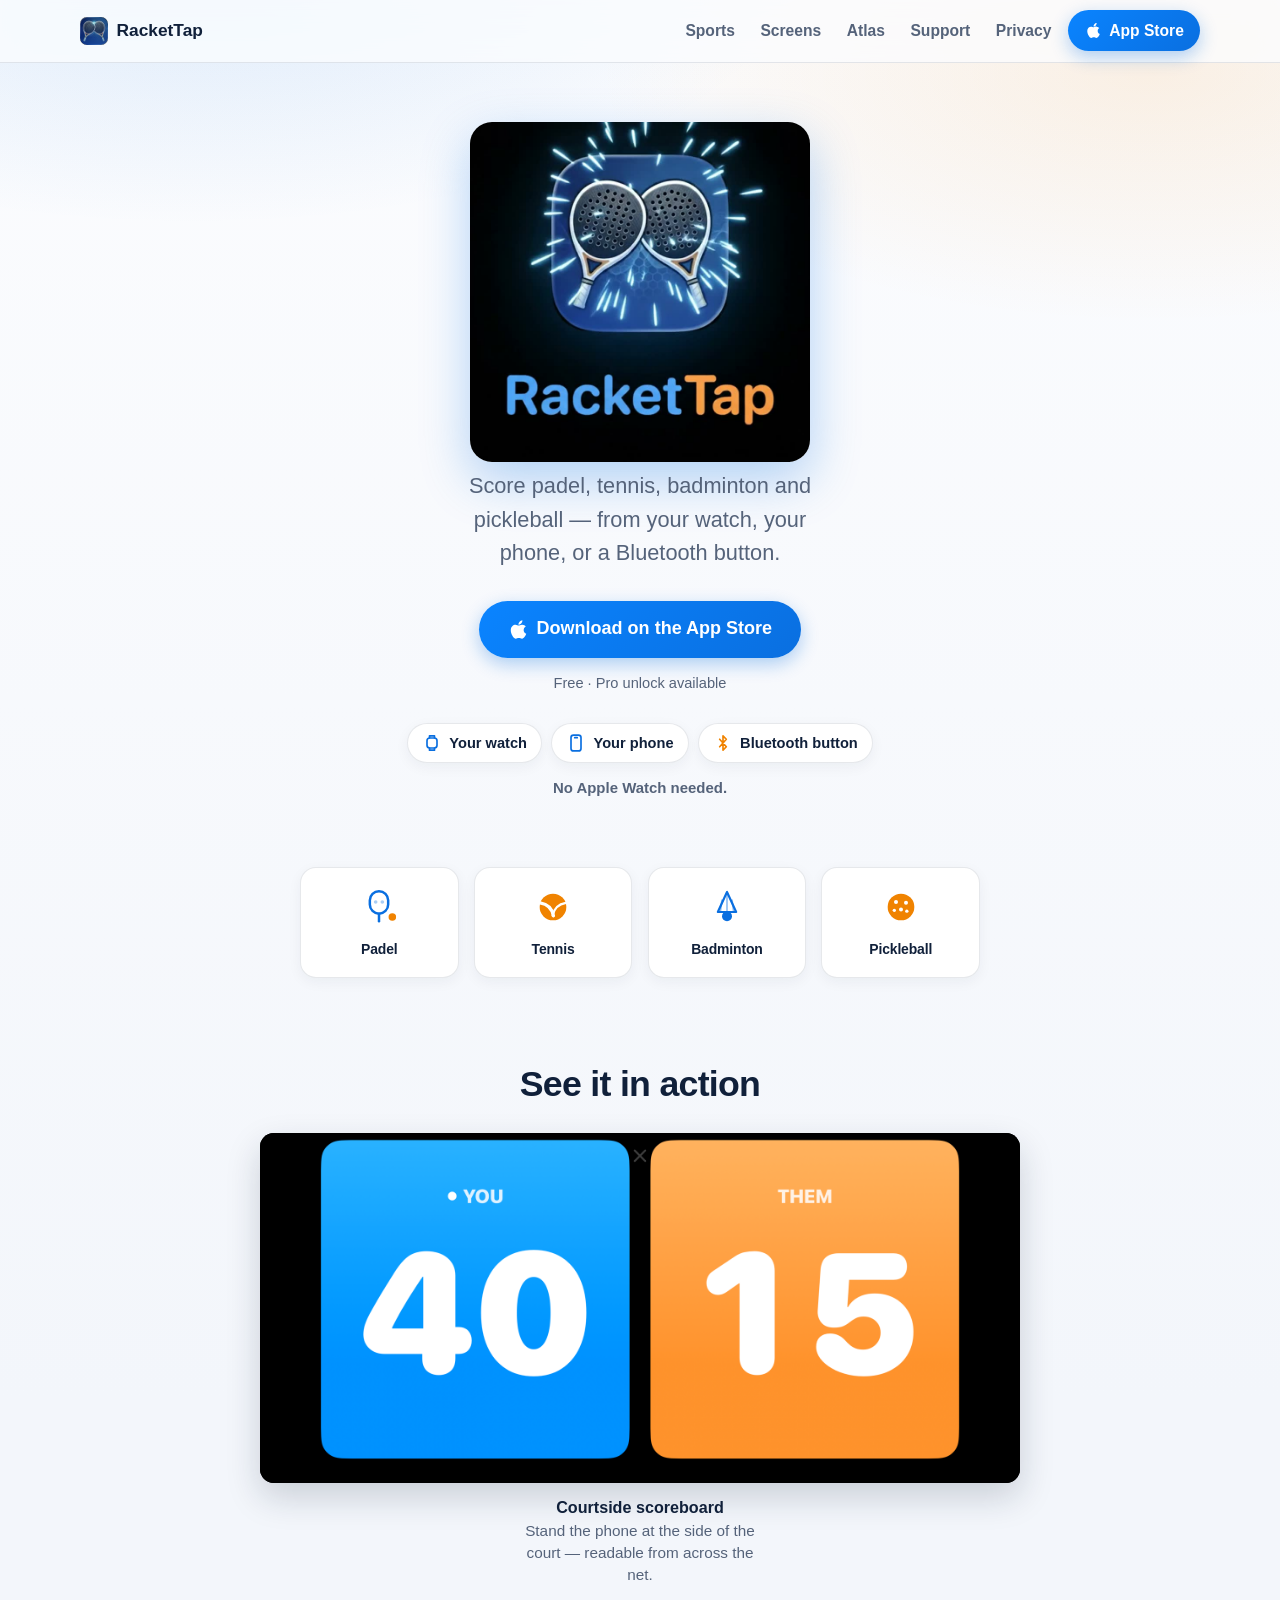
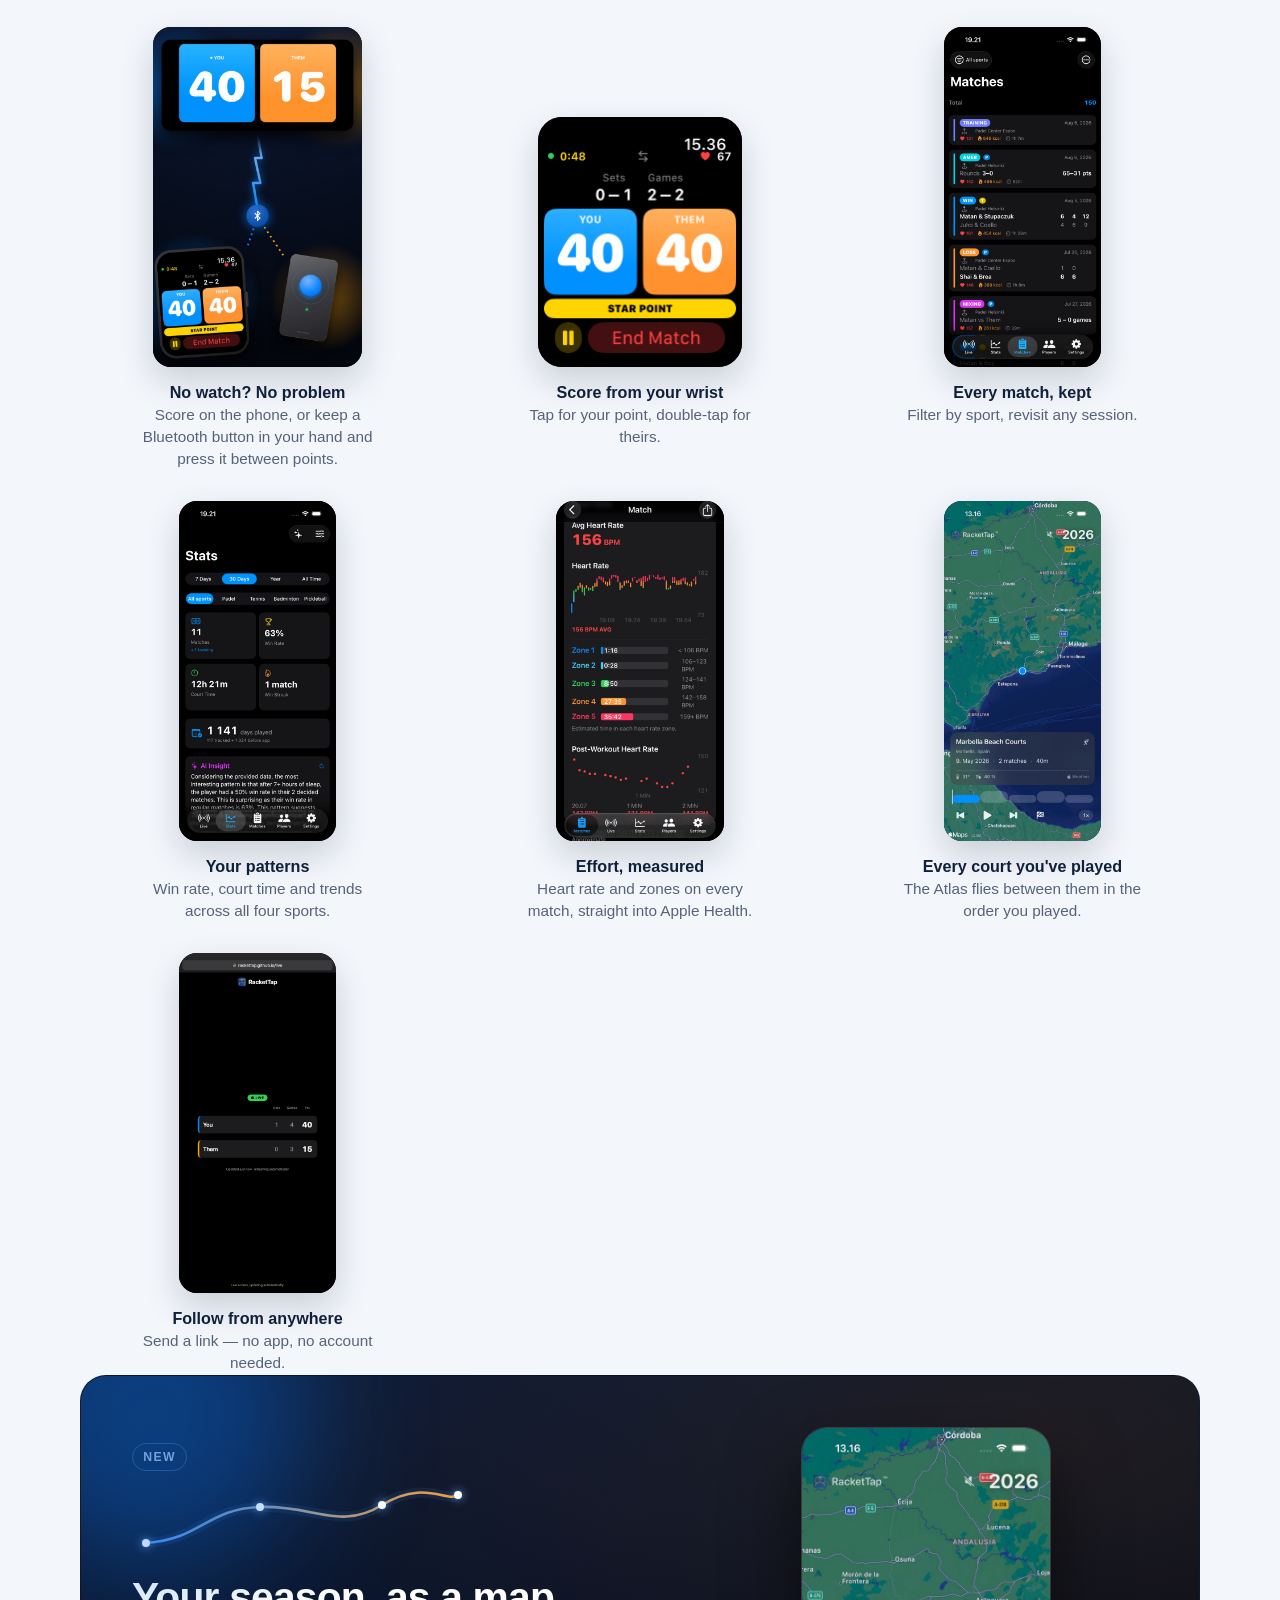
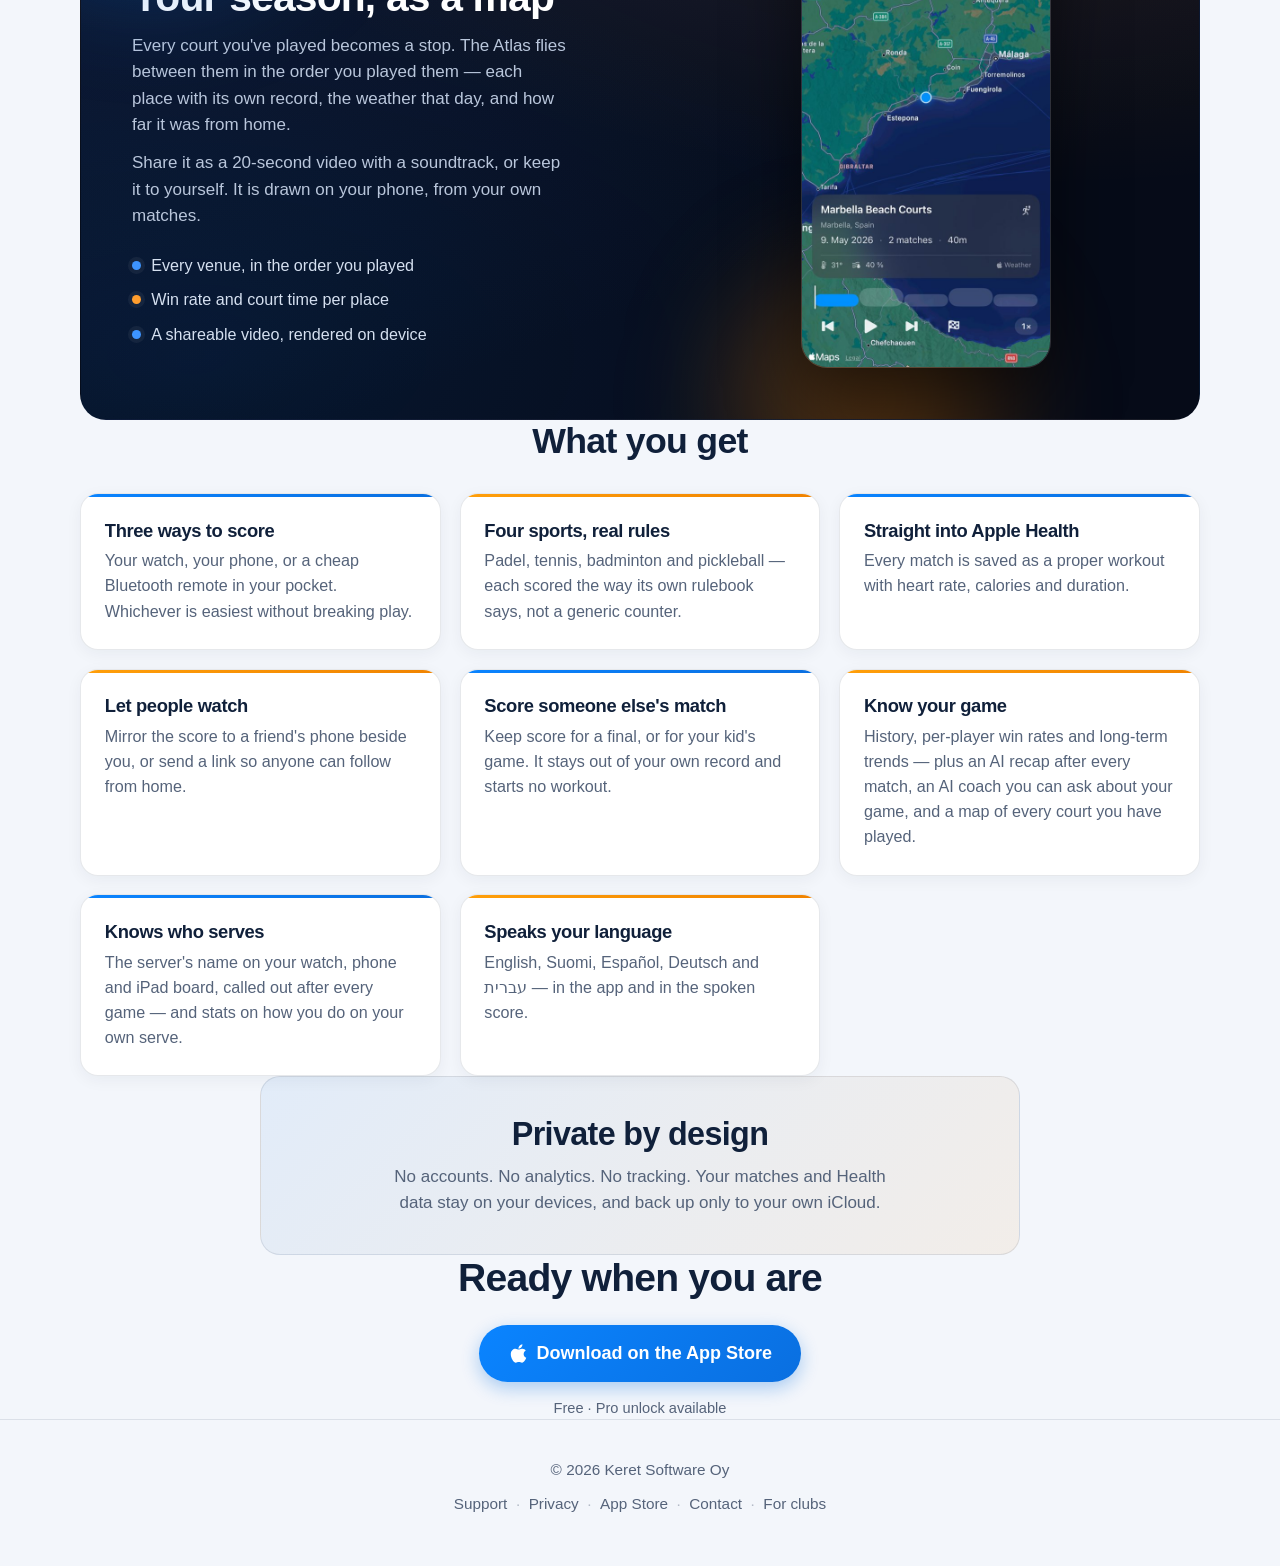
<file: index.html>
<!DOCTYPE html>
<html lang="en">
<head>
<meta charset="UTF-8">
<meta name="viewport" content="width=device-width, initial-scale=1.0">
<title>RacketTap — racket-sport scorekeeping for Apple Watch</title>
<meta name="description" content="Keep score of padel, tennis, badminton and pickleball on your Apple Watch, your iPhone, or a Bluetooth remote. Every match lands in Apple Health. Private by design.">
<meta name="apple-itunes-app" content="app-id=6769837930">
<link rel="stylesheet" href="style.css?v=8">
<link rel="icon" type="image/png" href="icon.png">

<meta property="og:title" content="RacketTap — racket-sport scorekeeping for Apple Watch">
<meta property="og:description" content="Padel, tennis, badminton and pickleball. Score from your wrist, your phone, or a Bluetooth remote.">
<meta property="og:type" content="website">
<meta property="og:image" content="https://matan504123.github.io/rackettap-site/screenshots/hero-live.png">
</head>
<body>

<nav class="nav">
  <a class="nav-brand" href="./">
    <img src="icon.png" alt="">
    RacketTap
  </a>
  <a class="nav-link" href="#sports">Sports</a>
  <a class="nav-link" href="#gallery">Screens</a>
  <a class="nav-link" href="#atlas">Atlas</a>
  <a class="nav-link" href="support/">Support</a>
  <a class="nav-link" href="privacy/">Privacy</a>
  <a class="btn-store" href="https://apps.apple.com/app/id6769837930" target="_blank" rel="noopener">
    <svg viewBox="0 0 384 512" aria-hidden="true"><path d="M318.7 268.7c-.2-36.7 16.4-64.4 50-84.8-18.8-26.9-47.2-41.7-84.7-44.6-35.5-2.8-74.3 20.7-88.5 20.7-15 0-49.4-19.7-76.4-19.7C63.3 141.2 4 184.8 4 273.5q0 39.3 14.4 81.2c12.8 36.7 59 126.7 107.2 125.2 25.2-.6 43-17.9 75.8-17.9 31.8 0 48.3 17.9 76.4 17.9 48.6-.7 90.4-82.5 102.6-119.3-65.2-30.7-61.7-90-61.7-91.9zm-56.6-164.2c27.3-32.4 24.8-61.9 24-72.5-24.1 1.4-52 16.4-67.9 34.9-17.5 19.8-27.8 44.3-25.6 71.9 26.1 2 49.9-11.4 69.5-34.3z"/></svg>
    App&nbsp;Store
  </a>
</nav>

<header class="hero">
  <span class="hero-orb b1" aria-hidden="true"></span>
  <span class="hero-orb b2" aria-hidden="true"></span>
  <!-- The app's own launch animation: rackets strike, wordmark resolves.
       Served as muted looping video rather than the GIF beside it — same
       result, 84KB at 640px against 344KB at 320px. `screenshots/rackettap-anim.gif`
       is committed if a GIF is ever preferred. The clip already carries the
       wordmark, so the <h1> below is kept for screen readers and search but
       hidden visually rather than shown twice. -->
  <div class="hero-anim">
    <video autoplay muted loop playsinline preload="auto"
           poster="screenshots/rackettap-anim-poster.jpg"
           aria-label="RacketTap logo animation">
      <source src="screenshots/rackettap-anim.mp4" type="video/mp4">
      <img src="screenshots/rackettap-anim.gif" alt="RacketTap">
    </video>
  </div>
  <h1 class="sr-only">RacketTap</h1>
  <p class="tagline">Score padel, tennis, badminton and pickleball — from your watch, your phone, or a Bluetooth button.</p>
  <div class="hero-cta">
    <a class="btn-store lg" href="https://apps.apple.com/app/id6769837930" target="_blank" rel="noopener">
      <svg viewBox="0 0 384 512" aria-hidden="true"><path d="M318.7 268.7c-.2-36.7 16.4-64.4 50-84.8-18.8-26.9-47.2-41.7-84.7-44.6-35.5-2.8-74.3 20.7-88.5 20.7-15 0-49.4-19.7-76.4-19.7C63.3 141.2 4 184.8 4 273.5q0 39.3 14.4 81.2c12.8 36.7 59 126.7 107.2 125.2 25.2-.6 43-17.9 75.8-17.9 31.8 0 48.3 17.9 76.4 17.9 48.6-.7 90.4-82.5 102.6-119.3-65.2-30.7-61.7-90-61.7-91.9zm-56.6-164.2c27.3-32.4 24.8-61.9 24-72.5-24.1 1.4-52 16.4-67.9 34.9-17.5 19.8-27.8 44.3-25.6 71.9 26.1 2 49.9-11.4 69.5-34.3z"/></svg>
      Download on the App Store
    </a>
    <p class="hero-note">Free · Pro unlock available</p>
  </div>
  <!-- The hero used to open with "keep score on your wrist", which reads as
       watch-only. Most people arriving here do not own an Apple Watch, and
       the phone and the Bluetooth button are exactly what makes the app
       usable for them, so the three inputs are named before the fold and the
       note under the strip says the quiet part out loud. -->
  <ul class="ways">
    <li>
      <svg viewBox="0 0 24 24" fill="none" stroke="#0a6fe0" stroke-width="2"
           stroke-linecap="round" stroke-linejoin="round" aria-hidden="true">
        <rect x="6" y="6" width="12" height="12" rx="3.2"/>
        <path d="M9 6V3.4h6V6M9 18v2.6h6V18"/>
      </svg>
      Your watch
    </li>
    <li>
      <svg viewBox="0 0 24 24" fill="none" stroke="#0a6fe0" stroke-width="2"
           stroke-linecap="round" stroke-linejoin="round" aria-hidden="true">
        <rect x="6" y="2.5" width="12" height="19" rx="3"/>
        <path d="M10.5 5.6h3"/>
      </svg>
      Your phone
    </li>
    <li>
      <svg viewBox="0 0 24 24" fill="none" stroke="#f08300" stroke-width="2"
           stroke-linecap="round" stroke-linejoin="round" aria-hidden="true">
        <path d="M8 7.5l8 9-4 4V3.5l4 4-8 9"/>
      </svg>
      Bluetooth button
    </li>
  </ul>
  <p class="ways-note">No Apple&nbsp;Watch needed.</p>
</header>

<main>

  <section id="sports" class="wrap scroll-in">
    <div class="sports">
      <div class="sport">
        <!-- Padel: paddle with a ball bouncing off it -->
        <svg viewBox="0 0 48 48" aria-hidden="true">
          <rect x="13" y="5" width="22" height="27" rx="11" fill="none" stroke="#0a6fe0" stroke-width="3"/>
          <path d="M24 32v9" stroke="#0a6fe0" stroke-width="3" stroke-linecap="round"/>
          <circle cx="20" cy="18" r="2.2" fill="#0a6fe0" opacity=".35"/>
          <circle cx="28" cy="18" r="2.2" fill="#0a6fe0" opacity=".35"/>
          <circle class="anim-bounce" cx="40" cy="36" r="4.5" fill="#f08300"/>
        </svg>
        <span>Padel</span>
      </div>

      <div class="sport">
        <!-- Tennis: ball with its two seams, slowly rotating -->
        <svg viewBox="0 0 48 48" aria-hidden="true">
          <g class="anim-spin" style="transform-origin:24px 24px">
            <circle cx="24" cy="24" r="16" fill="#f08300"/>
            <path d="M8.5 19c9 1.5 14.5 7 16 15.5" fill="none" stroke="#fff" stroke-width="4" stroke-linecap="round"/>
            <path d="M39.5 19c-9 1.5-14.5 7-16 15.5" fill="none" stroke="#fff" stroke-width="2.6" stroke-linecap="round"/>
          </g>
        </svg>
        <span>Tennis</span>
      </div>

      <div class="sport">
        <!-- Badminton: shuttlecock rocking as it falls -->
        <svg viewBox="0 0 48 48" aria-hidden="true">
          <g class="anim-fall" style="transform-origin:24px 24px">
            <path d="M24 6 13 30h22z" fill="none" stroke="#0a6fe0" stroke-width="2.6" stroke-linejoin="round"/>
            <path d="M24 6v24M18 15l-2 15M30 15l2 15" stroke="#0a6fe0" stroke-width="2" opacity=".45"/>
            <circle cx="24" cy="35" r="6" fill="#0a6fe0"/>
          </g>
        </svg>
        <span>Badminton</span>
      </div>

      <div class="sport">
        <!-- Pickleball: perforated ball, wobbling -->
        <svg viewBox="0 0 48 48" aria-hidden="true">
          <g class="anim-wobble" style="transform-origin:24px 24px">
            <circle cx="24" cy="24" r="16" fill="#f08300"/>
            <circle cx="18" cy="18" r="2.4" fill="#fff"/>
            <circle cx="30" cy="19" r="2.4" fill="#fff"/>
            <circle cx="24" cy="27" r="2.4" fill="#fff"/>
            <circle cx="16" cy="28" r="2" fill="#fff"/>
            <circle cx="31" cy="29" r="2" fill="#fff"/>
          </g>
        </svg>
        <span>Pickleball</span>
      </div>
    </div>
  </section>

  <section id="gallery" class="wrap-wide scroll-in">
    <div class="gallery-head">
      <h2>See it in action</h2>
    </div>
    <div class="gallery-grid">
      <figure class="tile wide">
        <img src="screenshots/hero-live.png" width="1800" height="828" alt="iPhone in landscape showing a large courtside scoreboard during a padel match" loading="lazy">
        <figcaption><strong>Courtside scoreboard</strong>Stand the phone at the side of the court — readable from across the net.</figcaption>
      </figure>

      <figure class="tile">
        <img src="screenshots/three-ways.jpg" width="700" height="1140" alt="A phone showing a live score, linked by Bluetooth to an Apple Watch and to a small Bluetooth remote button" loading="lazy">
        <figcaption><strong>No watch? No problem</strong>Score on the phone, or keep a Bluetooth button in your hand and press it between points.</figcaption>
      </figure>

      <figure class="tile watch">
        <img src="screenshots/watch-star-4040.png" width="410" height="502" alt="Apple Watch showing a live padel score" loading="lazy">
        <figcaption><strong>Score from your wrist</strong>Tap for your point, double-tap for theirs.</figcaption>
      </figure>

      <figure class="tile">
        <img src="screenshots/matches.png" width="552" height="1200" alt="iPhone match history list showing 150 matches across padel and tennis with venues, heart rate and duration" loading="lazy">
        <figcaption><strong>Every match, kept</strong>Filter by sport, revisit any session.</figcaption>
      </figure>

      <figure class="tile">
        <img src="screenshots/stats.png" width="552" height="1200" alt="iPhone stats screen with match count, win rate, court time and an AI insight" loading="lazy">
        <figcaption><strong>Your patterns</strong>Win rate, court time and trends across all four sports.</figcaption>
      </figure>

      <figure class="tile">
        <img src="screenshots/iphone-hr-summary.png" width="592" height="1200" alt="Match detail showing average heart rate, a heart-rate graph and time in each zone" loading="lazy">
        <figcaption><strong>Effort, measured</strong>Heart rate and zones on every match, straight into Apple Health.</figcaption>
      </figure>

      <figure class="tile">
        <img src="screenshots/atlas.jpg" width="552" height="1200" alt="A map of southern Spain with a court marked on the coast, showing the venue name, the date, two matches and the weather that day" loading="lazy">
        <figcaption><strong>Every court you've played</strong>The Atlas flies between them in the order you played.</figcaption>
      </figure>

      <figure class="tile">
        <img src="screenshots/web-live.png" width="552" height="1200" alt="A live match score being followed in a web browser" loading="lazy">
        <figcaption><strong>Follow from anywhere</strong>Send a link — no app, no account needed.</figcaption>
      </figure>
    </div>
  </section>


  <!-- The Atlas is the app's most striking screen and had no presence here at
       all. A band rather than a card: the flight path is the point, so the
       route draws itself as you arrive, and the phone tilts up beside it. -->
  <section id="atlas" class="wrap-wide scroll-in">
    <div class="atlas-band">
      <span class="atlas-orb o1" aria-hidden="true"></span>
      <span class="atlas-orb o2" aria-hidden="true"></span>

      <div class="atlas-copy">
        <p class="eyebrow">New</p>
        <!-- The route draws itself once the band scrolls into view. Sized in
             its own box rather than stretched across the card: a sliced
             backdrop zoomed unpredictably with the band's aspect ratio and
             left one stray arc floating beside the phone. -->
        <svg class="atlas-route" viewBox="0 0 340 74" fill="none" aria-hidden="true">
          <defs>
            <linearGradient id="routeGrad" x1="0" y1="74" x2="340" y2="0" gradientUnits="userSpaceOnUse">
              <stop offset="0" stop-color="#3d94ff"/>
              <stop offset="1" stop-color="#ff9d2e"/>
            </linearGradient>
          </defs>
          <path d="M14 60 C 70 56, 74 26, 128 24 S 208 48, 250 22 S 316 20, 326 12"
                stroke="#3d94ff" stroke-width="10" stroke-linecap="round" opacity="0.10"/>
          <path class="route-line"
                d="M14 60 C 70 56, 74 26, 128 24 S 208 48, 250 22 S 316 20, 326 12"
                stroke="url(#routeGrad)" stroke-width="2.6" stroke-linecap="round"
                stroke-dasharray="400" stroke-dashoffset="400"/>
          <circle class="stop s1" cx="14"  cy="60" r="4"/>
          <circle class="stop s2" cx="128" cy="24" r="4"/>
          <circle class="stop s3" cx="250" cy="22" r="4"/>
          <circle class="stop s4" cx="326" cy="12" r="4"/>
        </svg>
        <h2>Your season, as a map</h2>
        <p>Every court you've played becomes a stop. The Atlas flies between them in the order you played them — each place with its own record, the weather that day, and how far it was from home.</p>
        <p>Share it as a 20-second video with a soundtrack, or keep it to yourself. It is drawn on your phone, from your own matches.</p>
        <ul class="atlas-points">
          <li><span class="dot b"></span>Every venue, in the order you played</li>
          <li><span class="dot o"></span>Win rate and court time per place</li>
          <li><span class="dot b"></span>A shareable video, rendered on device</li>
        </ul>
      </div>
      <div class="atlas-visual" aria-hidden="true">
        <img src="screenshots/atlas.jpg" width="552" height="1200"
             alt="" loading="lazy" class="atlas-shot">
      </div>
    </div>
  </section>

  <section class="wrap-wide scroll-in">
    <div class="section-head">
      <h2>What you get</h2>
    </div>
    <div class="cards">
      <div class="card">
        <h3>Three ways to score</h3>
        <p>Your watch, your phone, or a cheap Bluetooth remote in your pocket. Whichever is easiest without breaking play.</p>
      </div>
      <div class="card">
        <h3>Four sports, real rules</h3>
        <p>Padel, tennis, badminton and pickleball — each scored the way its own rulebook says, not a generic counter.</p>
      </div>
      <div class="card">
        <h3>Straight into Apple Health</h3>
        <p>Every match is saved as a proper workout with heart rate, calories and duration.</p>
      </div>
      <div class="card">
        <h3>Let people watch</h3>
        <p>Mirror the score to a friend's phone beside you, or send a link so anyone can follow from home.</p>
      </div>
      <div class="card">
        <h3>Score someone else's match</h3>
        <p>Keep score for a final, or for your kid's game. It stays out of your own record and starts no workout.</p>
      </div>
      <div class="card">
        <h3>Know your game</h3>
        <p>History, per-player win rates and long-term trends — plus an AI recap after every match, an AI coach you can ask about your game, and a map of every court you have played.</p>
      </div>
      <div class="card">
        <h3>Knows who serves</h3>
        <p>The server's name on your watch, phone and iPad board, called out after every game — and stats on how you do on your own serve.</p>
      </div>
      <div class="card">
        <h3>Speaks your language</h3>
        <p>English, Suomi, Español, Deutsch and עברית — in the app and in the spoken score.</p>
      </div>
    </div>
  </section>

  <section class="wrap scroll-in">
    <div class="privacy-band">
      <h2>Private by design</h2>
      <p>No accounts. No analytics. No tracking. Your matches and Health data stay on your devices, and back up only to your own iCloud.</p>
    </div>
  </section>

  <section class="wrap final-cta scroll-in">
    <h2>Ready when you are</h2>
    <a class="btn-store lg" href="https://apps.apple.com/app/id6769837930" target="_blank" rel="noopener">
      <svg viewBox="0 0 384 512" aria-hidden="true"><path d="M318.7 268.7c-.2-36.7 16.4-64.4 50-84.8-18.8-26.9-47.2-41.7-84.7-44.6-35.5-2.8-74.3 20.7-88.5 20.7-15 0-49.4-19.7-76.4-19.7C63.3 141.2 4 184.8 4 273.5q0 39.3 14.4 81.2c12.8 36.7 59 126.7 107.2 125.2 25.2-.6 43-17.9 75.8-17.9 31.8 0 48.3 17.9 76.4 17.9 48.6-.7 90.4-82.5 102.6-119.3-65.2-30.7-61.7-90-61.7-91.9zm-56.6-164.2c27.3-32.4 24.8-61.9 24-72.5-24.1 1.4-52 16.4-67.9 34.9-17.5 19.8-27.8 44.3-25.6 71.9 26.1 2 49.9-11.4 69.5-34.3z"/></svg>
      Download on the App Store
    </a>
    <p class="hero-note">Free · Pro unlock available</p>
  </section>

</main>

<footer>
  <p>© 2026 Keret Software Oy</p>
  <nav>
    <a href="support/">Support</a>
    <span class="sep">·</span>
    <a href="privacy/">Privacy</a>
    <span class="sep">·</span>
    <a href="https://apps.apple.com/app/id6769837930" target="_blank" rel="noopener">App Store</a>
    <span class="sep">·</span>
    <a href="mailto:matan504@gmail.com">Contact</a>
    <span class="sep">·</span>
    <a href="club/">For clubs</a>
  </nav>
</footer>

<script>
  // Adds `.visible` to each `.scroll-in` the first time it enters view.
  // CSS forces visibility under prefers-reduced-motion, so this only
  // drives the fade-up for everyone else. Without IntersectionObserver
  // everything is revealed immediately rather than left invisible.
  (function () {
    var items = document.querySelectorAll('.scroll-in');
    if (!('IntersectionObserver' in window)) {
      items.forEach(function (el) { el.classList.add('visible'); });
      return;
    }
    var obs = new IntersectionObserver(function (entries, o) {
      entries.forEach(function (e) {
        if (e.isIntersecting) { e.target.classList.add('visible'); o.unobserve(e.target); }
      });
    }, { threshold: 0.08, rootMargin: '0px 0px -6% 0px' });
    items.forEach(function (el) { obs.observe(el); });
  })();
</script>

</body>
</html>
</file>
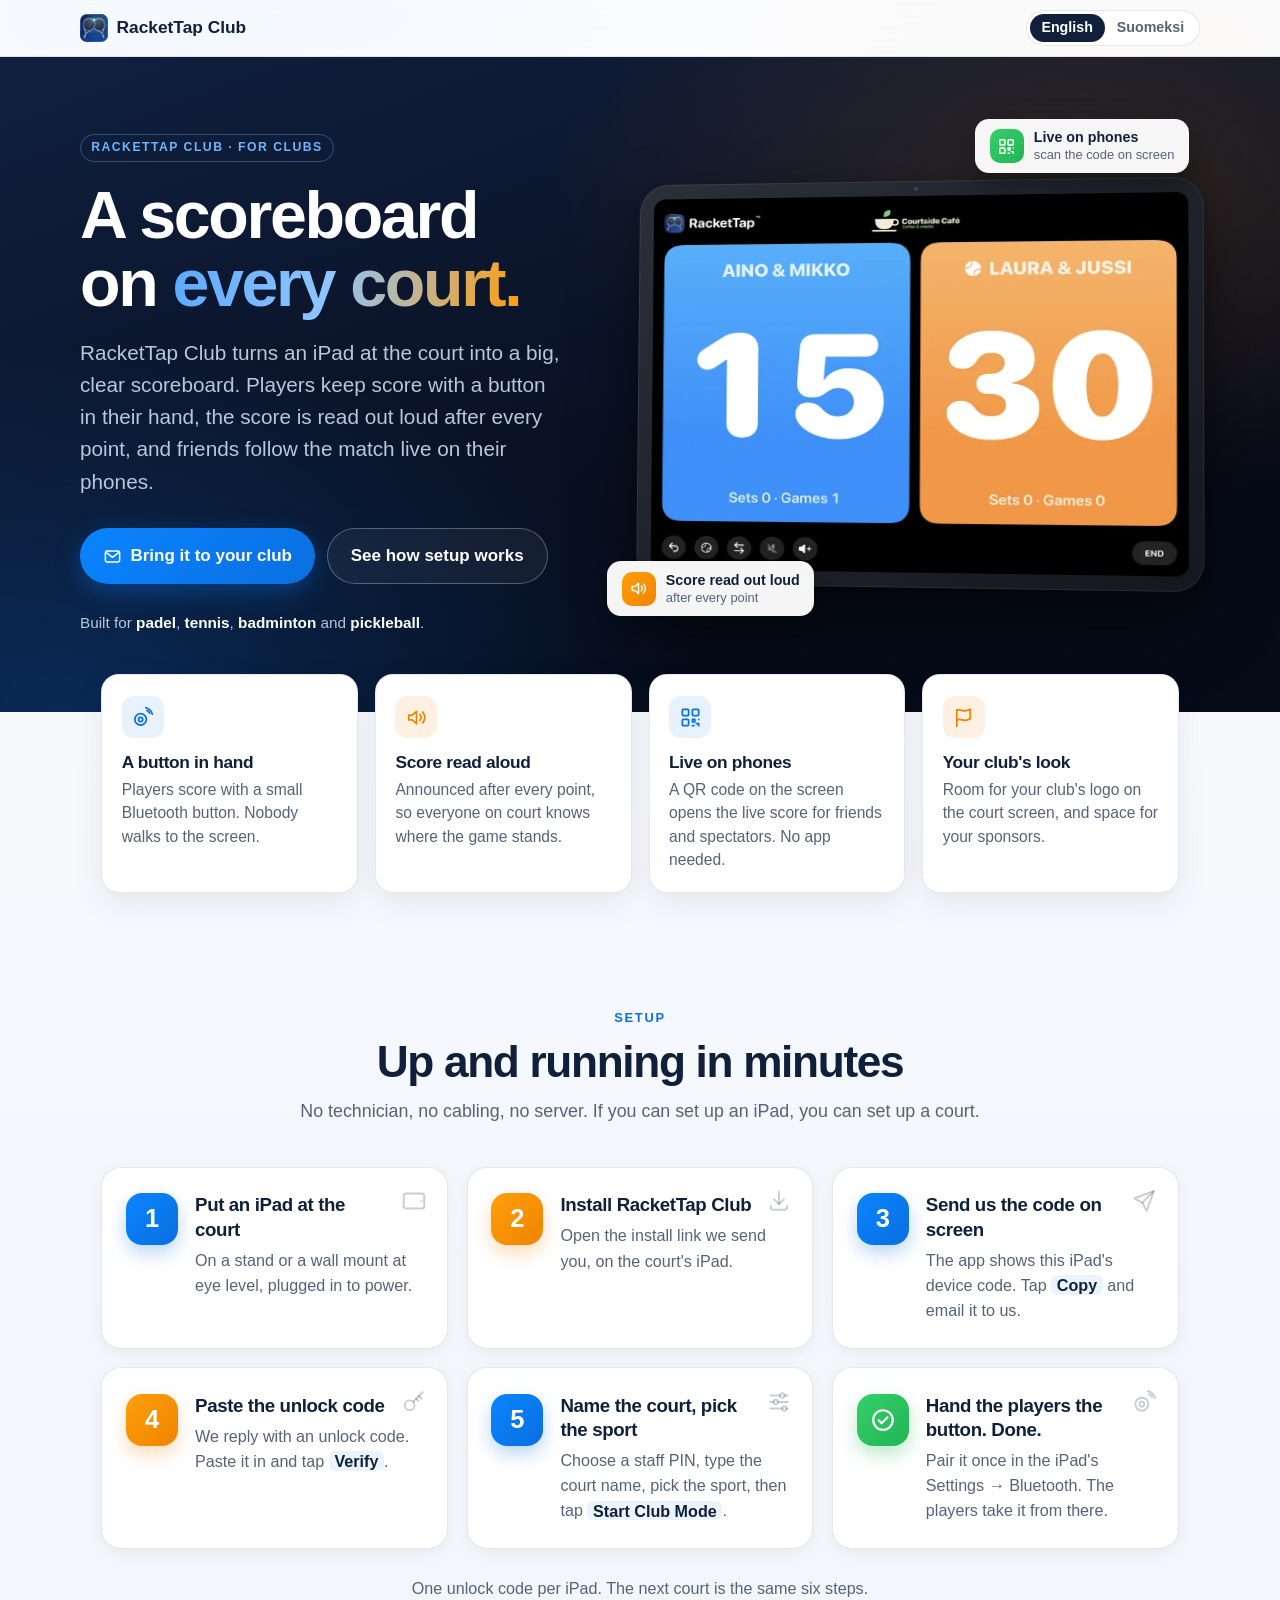
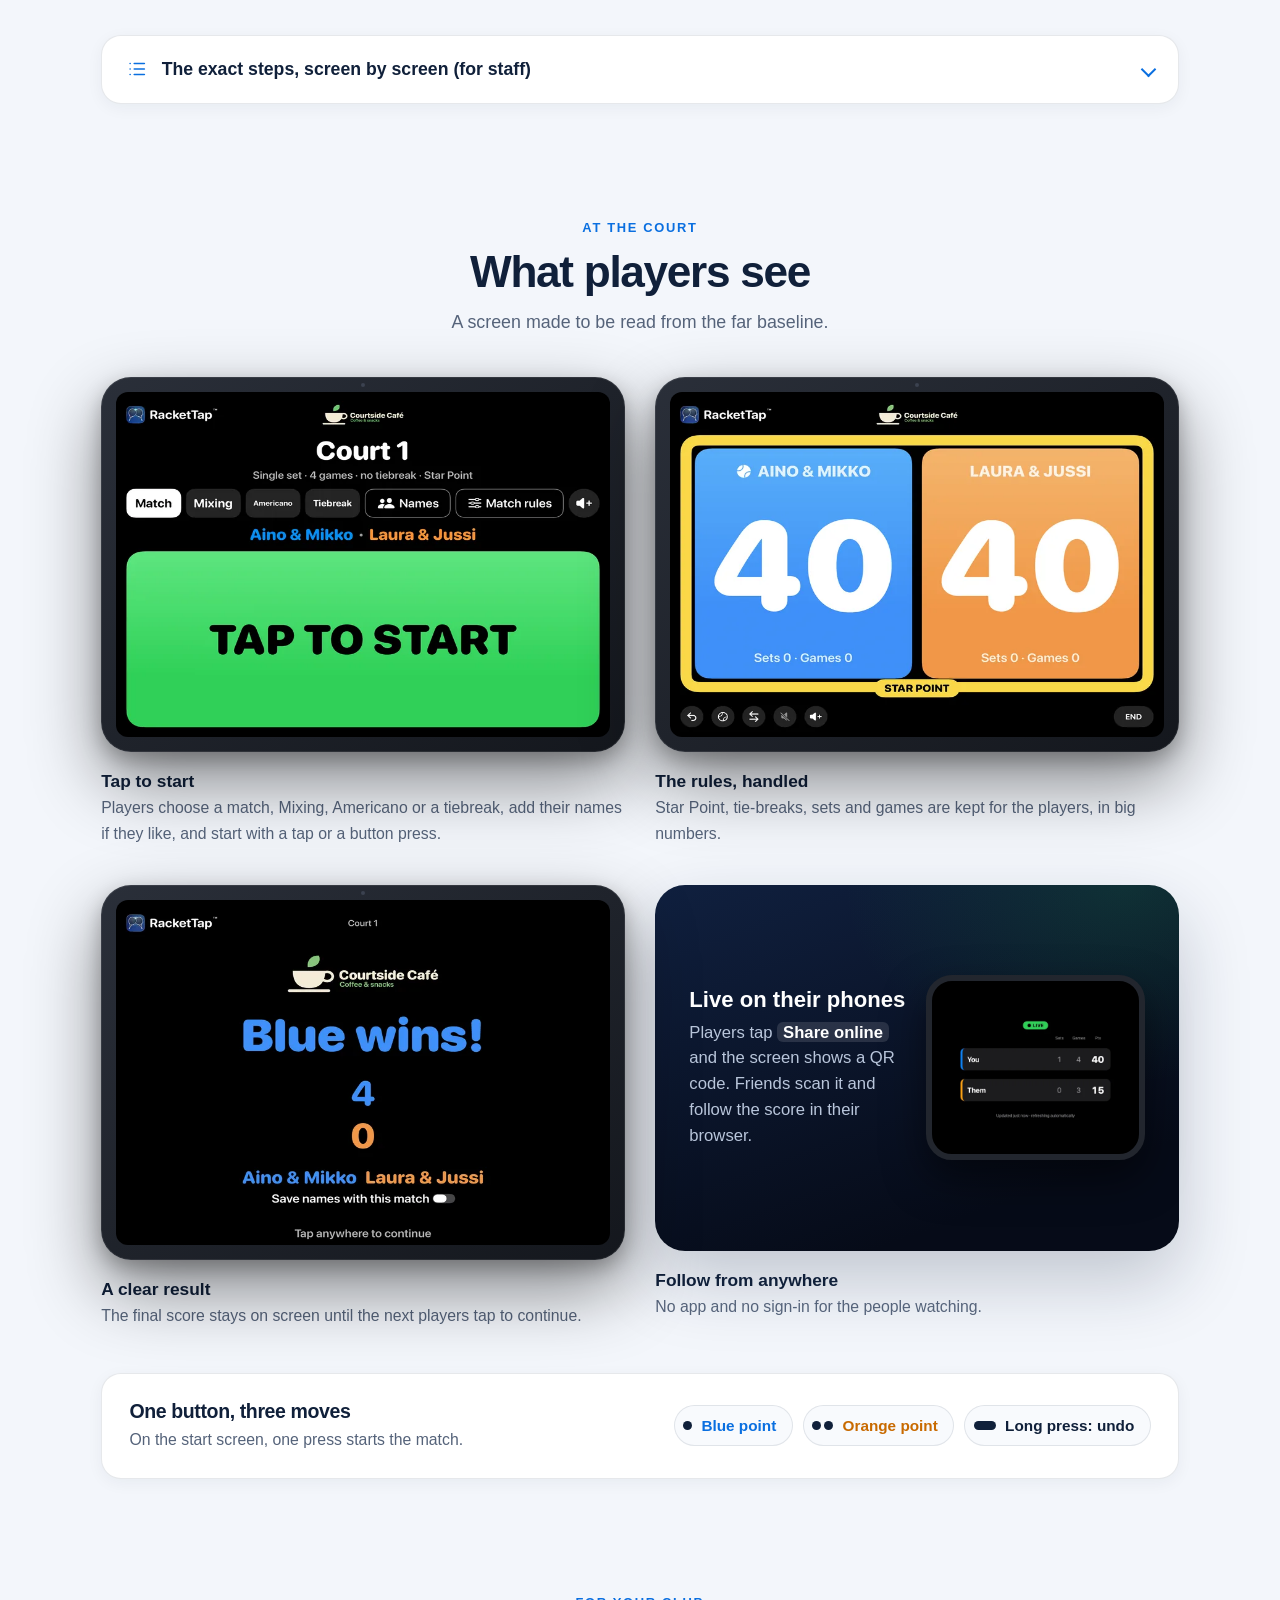
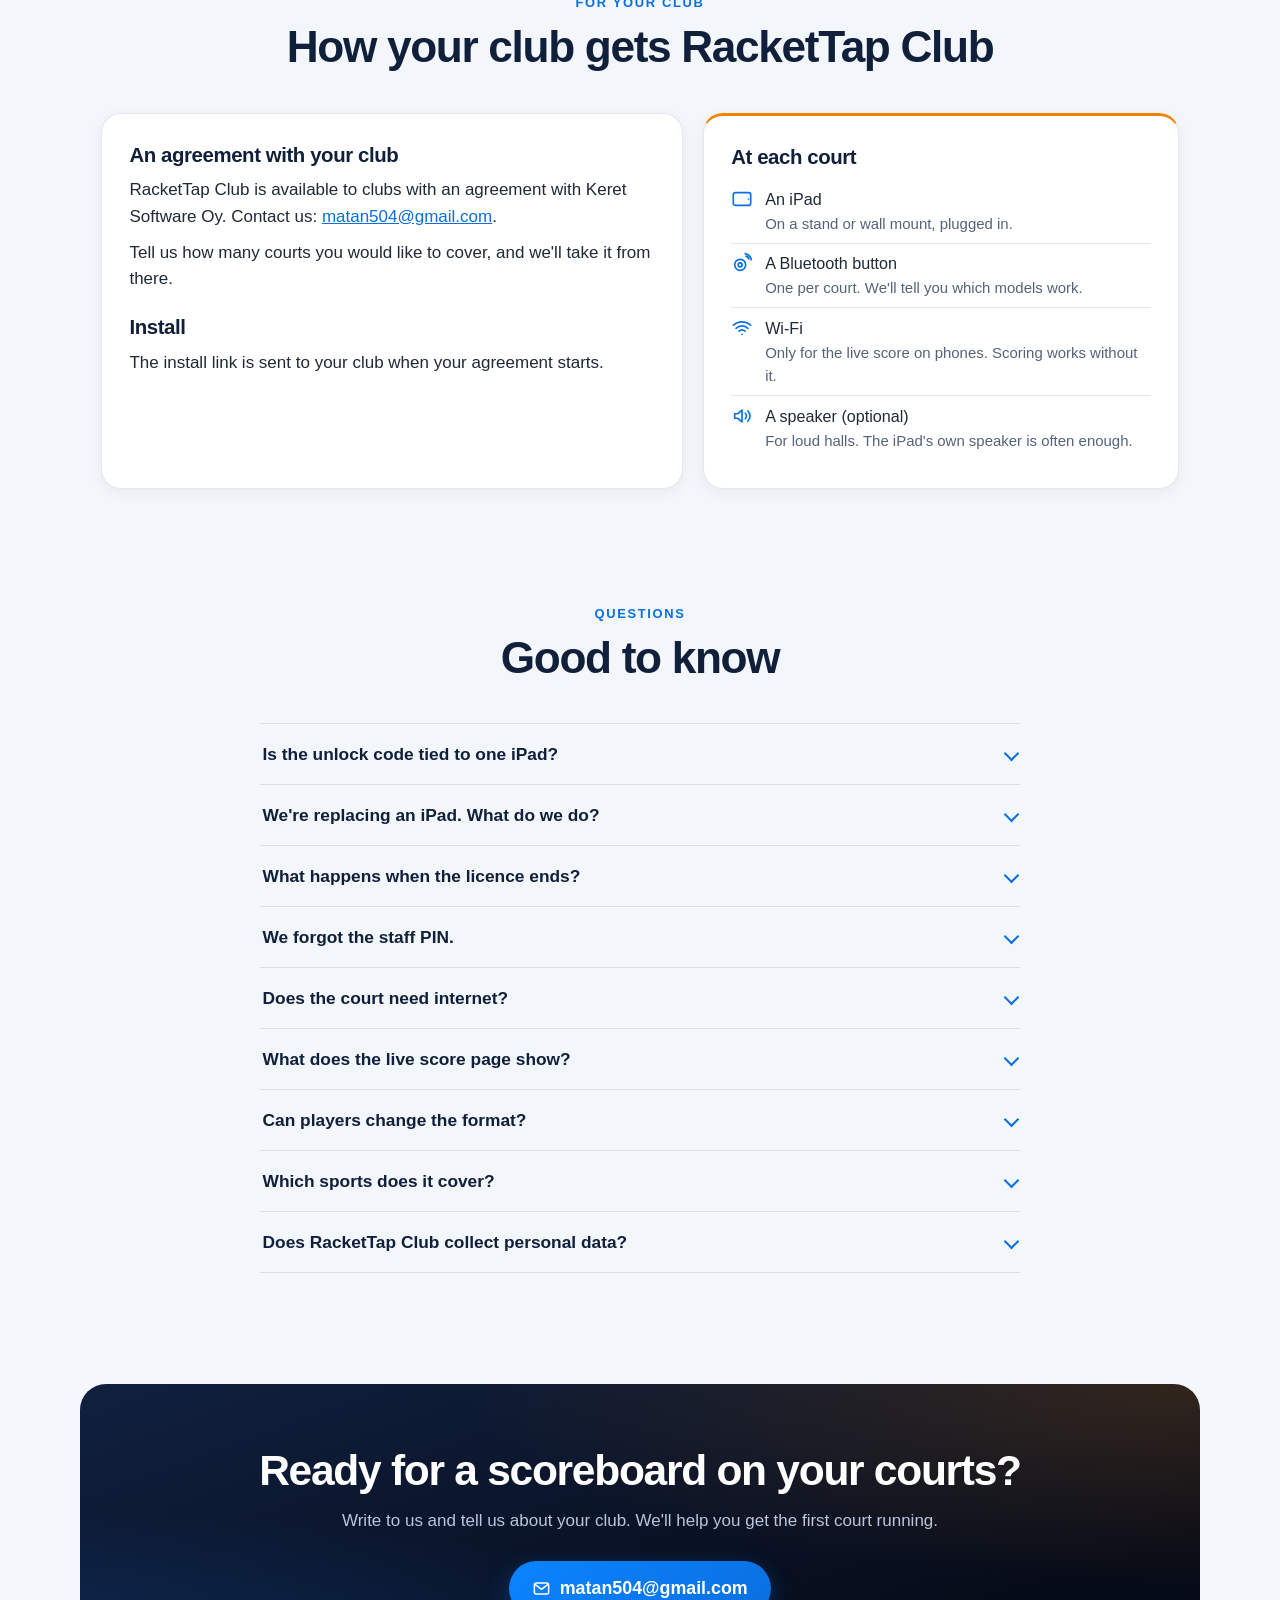
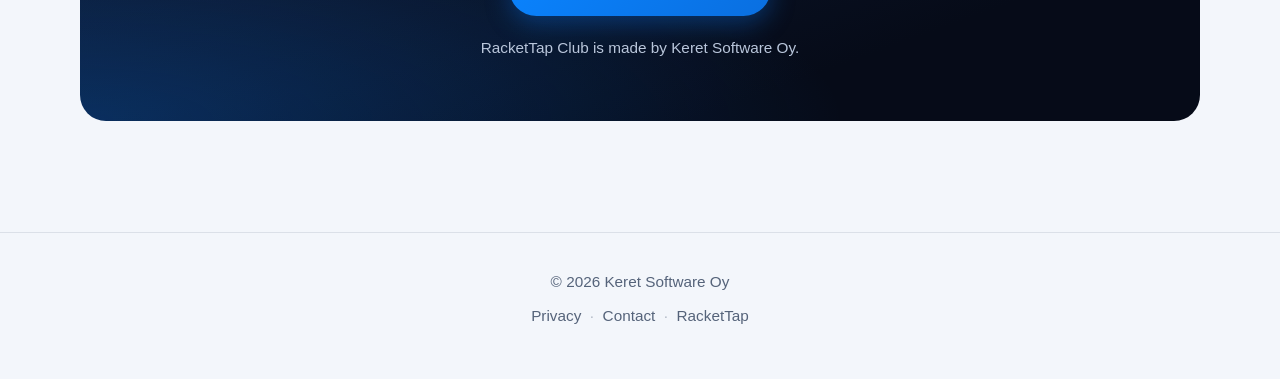
<file: club/index.html>
<!DOCTYPE html>
<html lang="en" data-lang="en">
<head>
<meta charset="UTF-8">
<meta name="viewport" content="width=device-width, initial-scale=1.0">
<title>RacketTap Club — a scoreboard on every court</title>
<meta name="description" content="RacketTap Club turns an iPad at each court into a courtside scoreboard for padel, tennis, badminton and pickleball clubs. Scored with a Bluetooth button, read out loud, live on players' phones.">
<link rel="stylesheet" href="../style.css?v=8">
<link rel="stylesheet" href="club.css?v=1">
<link rel="icon" type="image/png" href="../icon.png">
<link rel="alternate" hreflang="en" href="https://matan504123.github.io/rackettap-site/club/#en">
<link rel="alternate" hreflang="fi" href="https://matan504123.github.io/rackettap-site/club/#fi">

<meta property="og:title" content="RacketTap Club — a scoreboard on every court">
<meta property="og:description" content="A courtside scoreboard for padel, tennis, badminton and pickleball clubs, on an iPad at each court.">
<meta property="og:type" content="website">
<meta property="og:image" content="https://matan504123.github.io/rackettap-site/club/img/og-court.jpg">

<script>
  // Runs before first paint so the hidden language never flashes. Without
  // JavaScript both languages simply stay on the page, one after the other.
  (function () {
    var d = document.documentElement, lang = 'en';
    try {
      var h = (location.hash || '').toLowerCase();
      var saved = null;
      try { saved = localStorage.getItem('club.lang'); } catch (e) {}
      if (h.indexOf('#fi') === 0) lang = 'fi';
      else if (h.indexOf('#en') === 0) lang = 'en';
      else if (saved === 'fi' || saved === 'en') lang = saved;
      else if ((navigator.language || '').toLowerCase().indexOf('fi') === 0) lang = 'fi';
    } catch (e) {}
    d.className += ' js';
    d.setAttribute('data-lang', lang);
    d.setAttribute('lang', lang);
  })();
</script>
</head>
<body>

<!-- Line icons, drawn once and reused by both languages. -->
<svg width="0" height="0" style="position:absolute" aria-hidden="true" focusable="false">
  <defs>
    <symbol id="i-ipad" viewBox="0 0 24 24" fill="none" stroke="currentColor" stroke-width="1.8" stroke-linecap="round" stroke-linejoin="round"><rect x="2.5" y="5" width="19" height="14" rx="2.5"/><path d="M19 12h.01"/></symbol>
    <symbol id="i-download" viewBox="0 0 24 24" fill="none" stroke="currentColor" stroke-width="1.8" stroke-linecap="round" stroke-linejoin="round"><path d="M12 3.5v11"/><path d="m7.5 10.5 4.5 4.5 4.5-4.5"/><path d="M4.5 16.5v1.5a2 2 0 0 0 2 2h11a2 2 0 0 0 2-2v-1.5"/></symbol>
    <symbol id="i-send" viewBox="0 0 24 24" fill="none" stroke="currentColor" stroke-width="1.8" stroke-linecap="round" stroke-linejoin="round"><path d="M21 3 10.5 13.5"/><path d="M21 3 14.5 21l-4-7.5L3 9.5 21 3Z"/></symbol>
    <symbol id="i-key" viewBox="0 0 24 24" fill="none" stroke="currentColor" stroke-width="1.8" stroke-linecap="round" stroke-linejoin="round"><circle cx="8" cy="15" r="4.5"/><path d="m11.2 11.8 8.8-8.8"/><path d="m16.5 6.5 2.5 2.5"/><path d="m14 9 2 2"/></symbol>
    <symbol id="i-sliders" viewBox="0 0 24 24" fill="none" stroke="currentColor" stroke-width="1.8" stroke-linecap="round" stroke-linejoin="round"><path d="M4 6h9"/><path d="M17 6h3"/><circle cx="15" cy="6" r="2"/><path d="M4 12h3"/><path d="M11 12h9"/><circle cx="9" cy="12" r="2"/><path d="M4 18h11"/><path d="M19 18h1"/><circle cx="17" cy="18" r="2"/></symbol>
    <symbol id="i-button" viewBox="0 0 24 24" fill="none" stroke="currentColor" stroke-width="1.8" stroke-linecap="round" stroke-linejoin="round"><circle cx="10" cy="14" r="6"/><circle cx="10" cy="14" r="2.2"/><path d="M16.5 4.5a6 6 0 0 1 3 3"/><path d="M15.5 1.8a9 9 0 0 1 6.7 6.7"/></symbol>
    <symbol id="i-voice" viewBox="0 0 24 24" fill="none" stroke="currentColor" stroke-width="1.8" stroke-linecap="round" stroke-linejoin="round"><path d="M4 9.5v5h3.5L12 18.5v-13L7.5 9.5H4Z"/><path d="M15.5 9a4 4 0 0 1 0 6"/><path d="M18.3 6.3a8 8 0 0 1 0 11.4"/></symbol>
    <symbol id="i-qr" viewBox="0 0 24 24" fill="none" stroke="currentColor" stroke-width="1.8" stroke-linecap="round" stroke-linejoin="round"><rect x="3.5" y="3.5" width="6.5" height="6.5" rx="1"/><rect x="14" y="3.5" width="6.5" height="6.5" rx="1"/><rect x="3.5" y="14" width="6.5" height="6.5" rx="1"/><path d="M14 14h2.5v2.5H14z"/><path d="M20.5 14v.01"/><path d="M18 18.5h2.5v2"/><path d="M14 20.5h1.5"/></symbol>
    <symbol id="i-flag" viewBox="0 0 24 24" fill="none" stroke="currentColor" stroke-width="1.8" stroke-linecap="round" stroke-linejoin="round"><path d="M5 21V4"/><path d="M5 4.5c4-2 7 2 11 0l3-1v10l-3 1c-4 2-7-2-11 0"/></symbol>
    <symbol id="i-check" viewBox="0 0 24 24" fill="none" stroke="currentColor" stroke-width="2" stroke-linecap="round" stroke-linejoin="round"><circle cx="12" cy="12" r="9"/><path d="m8 12.3 2.7 2.7L16.2 9.5"/></symbol>
    <symbol id="i-mail" viewBox="0 0 24 24" fill="none" stroke="currentColor" stroke-width="1.9" stroke-linecap="round" stroke-linejoin="round"><rect x="3" y="5" width="18" height="14" rx="2.5"/><path d="m3.5 6.5 8.5 6.5 8.5-6.5"/></symbol>
    <symbol id="i-wifi" viewBox="0 0 24 24" fill="none" stroke="currentColor" stroke-width="1.8" stroke-linecap="round" stroke-linejoin="round"><path d="M2.5 9a14 14 0 0 1 19 0"/><path d="M5.5 12.3a9.5 9.5 0 0 1 13 0"/><path d="M8.7 15.5a5 5 0 0 1 6.6 0"/><path d="M12 19h.01"/></symbol>
    <symbol id="i-list" viewBox="0 0 24 24" fill="none" stroke="currentColor" stroke-width="1.8" stroke-linecap="round" stroke-linejoin="round"><path d="M9 6h11"/><path d="M9 12h11"/><path d="M9 18h11"/><path d="M4.5 6h.01"/><path d="M4.5 12h.01"/><path d="M4.5 18h.01"/></symbol>
  </defs>
</svg>

<nav class="nav">
  <a class="nav-brand" href="../">
    <img src="../icon.png" alt="">
    RacketTap Club
  </a>
  <div class="lang-switch" role="group" aria-label="Language / Kieli">
    <a href="#en" hreflang="en" lang="en" data-set-lang="en" aria-current="true">English</a>
    <a href="#fi" hreflang="fi" lang="fi" data-set-lang="fi" aria-current="false">Suomeksi</a>
  </div>
</nav>

<!-- ================================================================ ENGLISH -->
<div id="en" data-lang-block="en" lang="en">

  <header class="club-hero">
    <div class="club-hero-inner">
      <div>
        <span class="eyebrow">RacketTap Club · for clubs</span>
        <h1>A scoreboard on <span class="accent">every court.</span></h1>
        <p class="lede">RacketTap Club turns an iPad at the court into a big, clear scoreboard. Players keep score with a button in their hand, the score is read out loud after every point, and friends follow the match live on their phones.</p>
        <div class="hero-actions">
          <a class="btn btn-primary" href="mailto:matan504@gmail.com?subject=RacketTap%20Club">
            <svg aria-hidden="true"><use href="#i-mail"/></svg>
            Bring it to your club
          </a>
          <a class="btn btn-ghost" href="#setup-en">See how setup works</a>
        </div>
        <p class="hero-sports">Built for <strong>padel</strong>, <strong>tennis</strong>, <strong>badminton</strong> and <strong>pickleball</strong>.</p>
      </div>
      <div class="hero-visual">
        <div class="ipad">
          <img src="img/court-scoreboard-en-1400.webp"
               srcset="img/court-scoreboard-en-800.webp 800w, img/court-scoreboard-en-1400.webp 1400w"
               sizes="(max-width: 860px) 92vw, 600px"
               width="1400" height="1050"
               alt="The court iPad during a padel match on Court 1: Aino and Mikko on blue have 15, Laura and Jussi on orange have 30.">
        </div>
        <div class="float-card voice" aria-hidden="true">
          <span class="fc-icon"><svg><use href="#i-voice"/></svg></span>
          <span>Score read out loud<small>after every point</small></span>
        </div>
        <div class="float-card live" aria-hidden="true">
          <span class="fc-icon"><svg><use href="#i-qr"/></svg></span>
          <span>Live on phones<small>scan the code on screen</small></span>
        </div>
      </div>
    </div>
  </header>

  <h2 class="sr-only">What RacketTap Club does</h2>
  <ul class="value-strip" aria-label="What RacketTap Club does">
    <li class="value">
      <span class="v-icon"><svg aria-hidden="true"><use href="#i-button"/></svg></span>
      <h3>A button in hand</h3>
      <p>Players score with a small Bluetooth button. Nobody walks to the screen.</p>
    </li>
    <li class="value">
      <span class="v-icon"><svg aria-hidden="true"><use href="#i-voice"/></svg></span>
      <h3>Score read aloud</h3>
      <p>Announced after every point, so everyone on court knows where the game stands.</p>
    </li>
    <li class="value">
      <span class="v-icon"><svg aria-hidden="true"><use href="#i-qr"/></svg></span>
      <h3>Live on phones</h3>
      <p>A QR code on the screen opens the live score for friends and spectators. No app needed.</p>
    </li>
    <li class="value">
      <span class="v-icon"><svg aria-hidden="true"><use href="#i-flag"/></svg></span>
      <h3>Your club's look</h3>
      <p>Room for your club's logo on the court screen, and space for your sponsors.</p>
    </li>
  </ul>

  <section class="club-section" id="setup-en" aria-labelledby="setup-en-h">
    <div class="club-head">
      <span class="kicker">Setup</span>
      <h2 id="setup-en-h">Up and running in minutes</h2>
      <p>No technician, no cabling, no server. If you can set up an iPad, you can set up a court.</p>
    </div>

    <ol class="steps">
      <li class="step">
        <span class="step-num">1</span>
        <svg class="s-icon" aria-hidden="true"><use href="#i-ipad"/></svg>
        <h3>Put an iPad at the court</h3>
        <p>On a stand or a wall mount at eye level, plugged in to power.</p>
      </li>
      <li class="step">
        <span class="step-num">2</span>
        <svg class="s-icon" aria-hidden="true"><use href="#i-download"/></svg>
        <h3>Install RacketTap Club</h3>
        <p>Open the install link we send you, on the court's iPad.</p>
      </li>
      <li class="step">
        <span class="step-num">3</span>
        <svg class="s-icon" aria-hidden="true"><use href="#i-send"/></svg>
        <h3>Send us the code on screen</h3>
        <p>The app shows this iPad's device code. Tap <span class="ui">Copy</span> and email it to us.</p>
      </li>
      <li class="step">
        <span class="step-num">4</span>
        <svg class="s-icon" aria-hidden="true"><use href="#i-key"/></svg>
        <h3>Paste the unlock code</h3>
        <p>We reply with an unlock code. Paste it in and tap <span class="ui">Verify</span>.</p>
      </li>
      <li class="step">
        <span class="step-num">5</span>
        <svg class="s-icon" aria-hidden="true"><use href="#i-sliders"/></svg>
        <h3>Name the court, pick the sport</h3>
        <p>Choose a staff PIN, type the court name, pick the sport, then tap <span class="ui">Start Club Mode</span>.</p>
      </li>
      <li class="step done">
        <span class="step-num"><svg width="26" height="26" aria-hidden="true"><use href="#i-check"/></svg><span class="sr-only">6</span></span>
        <svg class="s-icon" aria-hidden="true"><use href="#i-button"/></svg>
        <h3>Hand the players the button. Done.</h3>
        <p>Pair it once in the iPad's Settings → Bluetooth. The players take it from there.</p>
      </li>
    </ol>
    <p class="setup-note">One unlock code per iPad. The next court is the same six steps.</p>

    <details class="staff-guide">
      <summary><svg aria-hidden="true"><use href="#i-list"/></svg>The exact steps, screen by screen (for staff)</summary>
      <div class="guide-body">
        <div>
          <h4>First setup</h4>
          <ol>
            <li>Open RacketTap Club. Under <span class="ui">Device code</span>, tap <span class="ui">Copy</span> and send the code to us by email.</li>
            <li>When our unlock code arrives, put it in the <span class="ui">Paste unlock code</span> field and tap <span class="ui">Verify</span>.</li>
            <li>Under <span class="ui">Admin PIN</span>, type a PIN of 4 to 6 digits in <span class="ui">New PIN</span> and <span class="ui">Repeat PIN</span>, then tap <span class="ui">Save PIN</span>. Staff use this PIN to reach the court's settings.</li>
            <li>Type the <span class="ui">Court name</span> (for example “Court 1”) and choose the <span class="ui">Sport</span>. Open <span class="ui">Match rules</span> if you want a different format.</li>
            <li>Tap <span class="ui">Start Club Mode</span>. From now on the iPad opens straight to the court screen.</li>
          </ol>
        </div>
        <div>
          <h4>Getting back to the settings</h4>
          <p>Press and hold the top-left corner of the court screen, over the RacketTap logo, for three seconds, then enter the PIN. There you can change the court name, the voice, the default sport and match type, and the sponsors, and see the match log.</p>
          <h4>The Bluetooth button</h4>
          <p>Pair it once in the iPad's Settings → Bluetooth. Keep the iPad's volume a few steps below maximum: most buttons work by sending a volume press.</p>
          <h4>Sound (optional)</h4>
          <p>The iPad's own speaker reads the score. For a louder hall, connect a speaker in Settings → Bluetooth the same way. The voice is switched on or off with <span class="ui">Announce the score</span> in the court's settings.</p>
        </div>
      </div>
    </details>
  </section>

  <section class="club-section" aria-labelledby="see-en-h">
    <div class="club-head">
      <span class="kicker">At the court</span>
      <h2 id="see-en-h">What players see</h2>
      <p>A screen made to be read from the far baseline.</p>
    </div>
    <div class="showcase">
      <figure class="shot">
        <div class="ipad"><img src="img/court-start-en-800.webp" srcset="img/court-start-en-800.webp 800w, img/court-start-en-1400.webp 1400w" sizes="(max-width: 860px) 92vw, 540px" width="800" height="600" loading="lazy" alt="The court's start screen: Court 1, the match options, and a large green Tap to start button."></div>
        <figcaption><strong>Tap to start</strong><span>Players choose a match, Mixing, Americano or a tiebreak, add their names if they like, and start with a tap or a button press.</span></figcaption>
      </figure>
      <figure class="shot">
        <div class="ipad"><img src="img/court-starpoint-en-800.webp" srcset="img/court-starpoint-en-800.webp 800w, img/court-starpoint-en-1400.webp 1400w" sizes="(max-width: 860px) 92vw, 540px" width="800" height="600" loading="lazy" alt="The scoreboard at 40–40 with the Star Point banner highlighted in yellow."></div>
        <figcaption><strong>The rules, handled</strong><span>Star Point, tie-breaks, sets and games are kept for the players, in big numbers.</span></figcaption>
      </figure>
      <figure class="shot">
        <div class="ipad"><img src="img/court-result-en-800.webp" srcset="img/court-result-en-800.webp 800w, img/court-result-en-1400.webp 1400w" sizes="(max-width: 860px) 92vw, 540px" width="800" height="600" loading="lazy" alt="The result screen: Blue wins 4–0, with the sponsor logo above."></div>
        <figcaption><strong>A clear result</strong><span>The final score stays on screen until the next players tap to continue.</span></figcaption>
      </figure>
      <figure class="shot">
        <div class="live-panel">
          <p><strong>Live on their phones</strong>Players tap <span class="ui" style="background:rgba(255,255,255,.12);color:#fff">Share online</span> and the screen shows a QR code. Friends scan it and follow the score in their browser.</p>
          <div class="phone"><img src="img/live-web.webp" width="552" height="380" loading="lazy" alt="The live score page on a phone, showing sets, games and points for both teams."></div>
        </div>
        <figcaption><strong>Follow from anywhere</strong><span>No app and no sign-in for the people watching.</span></figcaption>
      </figure>
    </div>

    <div class="button-legend">
      <div>
        <h3>One button, three moves</h3>
        <p>On the start screen, one press starts the match.</p>
      </div>
      <ul class="presses">
        <li><span class="dots" aria-hidden="true"><i></i></span><span class="blue">Blue point</span></li>
        <li><span class="dots" aria-hidden="true"><i></i><i></i></span><span class="orange">Orange point</span></li>
        <li><span class="dots" aria-hidden="true"><i class="long"></i></span>Long press: undo</li>
      </ul>
    </div>
  </section>

  <section class="club-section" aria-labelledby="get-en-h">
    <div class="club-head">
      <span class="kicker">For your club</span>
      <h2 id="get-en-h">How your club gets RacketTap Club</h2>
    </div>
    <div class="get-it">
      <div class="panel">
        <h3>An agreement with your club</h3>
        <p>RacketTap Club is available to clubs with an agreement with Keret Software Oy. Contact us: <a href="mailto:matan504@gmail.com">matan504@gmail.com</a>.</p>
        <p>Tell us how many courts you would like to cover, and we'll take it from there.</p>
        <h3 id="install-en" style="margin-top:1.3rem">Install</h3>
        <p>The install link is sent to your club when your agreement starts.</p>
      </div>
      <div class="panel accent">
        <h3>At each court</h3>
        <ul class="kit">
          <li><svg aria-hidden="true"><use href="#i-ipad"/></svg><div>An iPad<span>On a stand or wall mount, plugged in.</span></div></li>
          <li><svg aria-hidden="true"><use href="#i-button"/></svg><div>A Bluetooth button<span>One per court. We'll tell you which models work.</span></div></li>
          <li><svg aria-hidden="true"><use href="#i-wifi"/></svg><div>Wi-Fi<span>Only for the live score on phones. Scoring works without it.</span></div></li>
          <li><svg aria-hidden="true"><use href="#i-voice"/></svg><div>A speaker (optional)<span>For loud halls. The iPad's own speaker is often enough.</span></div></li>
        </ul>
      </div>
    </div>
  </section>

  <section class="club-section" aria-labelledby="faq-en-h">
    <div class="club-head">
      <span class="kicker">Questions</span>
      <h2 id="faq-en-h">Good to know</h2>
    </div>
    <div class="club-faq">
      <details class="qa">
        <summary>Is the unlock code tied to one iPad?</summary>
        <div class="qa-body"><p>Yes. Each unlock code works only on the iPad whose device code you sent us. Every court iPad gets its own code.</p></div>
      </details>
      <details class="qa">
        <summary>We're replacing an iPad. What do we do?</summary>
        <div class="qa-body"><p>Install RacketTap Club on the new iPad and send us the device code it shows. You'll get a new unlock code for that iPad; the old iPad's code doesn't move across.</p></div>
      </details>
      <details class="qa">
        <summary>What happens when the licence ends?</summary>
        <div class="qa-body"><p>After the end date (shown under <span class="ui">Valid until</span> in the court's settings), the court stops scoring and goes back to the setup screen, which says why. Matches already played stay in the iPad's match log.</p></div>
      </details>
      <details class="qa">
        <summary>We forgot the staff PIN.</summary>
        <div class="qa-body">
          <p>The PIN is kept on the iPad only in protected form, so nobody can read it back, us included. If someone still knows it, <span class="ui">Change PIN</span> in the court's settings sets a new one. After five wrong tries the PIN pad pauses for five minutes.</p>
          <p><span class="ui">Remove licence</span> in the settings also clears the PIN, but it needs the PIN too. If nobody knows the PIN, contact us and we'll help you reset that iPad.</p>
        </div>
      </details>
      <details class="qa">
        <summary>Does the court need internet?</summary>
        <div class="qa-body"><p>No for scoring: the scoreboard, the voice and the match log all work offline. The live score on phones needs the iPad on Wi-Fi and signed in to iCloud with an Apple Account.</p></div>
      </details>
      <details class="qa">
        <summary>What does the live score page show?</summary>
        <div class="qa-body"><p>The running score and the team or player names typed on the court for that match. Nothing else: no heart rate, no location. Anyone with the link can view it while the match is shared. Details are in the <a href="privacy/">privacy policy</a>.</p></div>
      </details>
      <details class="qa">
        <summary>Can players change the format?</summary>
        <div class="qa-body"><p>Yes. On the start screen they can pick the match type and adjust the match rules. When the court has been idle for the time you choose (5 to 20 minutes), it returns to the club's default.</p></div>
      </details>
      <details class="qa">
        <summary>Which sports does it cover?</summary>
        <div class="qa-body"><p>Padel, tennis, badminton and pickleball. Each court has its own default sport.</p></div>
      </details>
      <details class="qa">
        <summary>Does RacketTap Club collect personal data?</summary>
        <div class="qa-body"><p>No. Keret Software Oy collects no personal data: no accounts, no analytics, no ads, no tracking. Read the <a href="privacy/">privacy policy</a>.</p></div>
      </details>
    </div>
  </section>

  <div class="contact-wrap">
    <section class="contact-band" aria-labelledby="contact-en-h">
      <h2 id="contact-en-h">Ready for a scoreboard on your courts?</h2>
      <p>Write to us and tell us about your club. We'll help you get the first court running.</p>
      <a class="btn btn-primary" href="mailto:matan504@gmail.com?subject=RacketTap%20Club">
        <svg aria-hidden="true"><use href="#i-mail"/></svg>
        matan504@gmail.com
      </a>
      <p class="contact-meta">RacketTap Club is made by Keret Software Oy.</p>
    </section>
  </div>
</div>

<p class="lang-divider" lang="fi">Suomeksi</p>

<!-- ================================================================ SUOMEKSI -->
<div id="fi" data-lang-block="fi" lang="fi">

  <header class="club-hero">
    <div class="club-hero-inner">
      <div>
        <span class="eyebrow">RacketTap Club · seuroille</span>
        <h1>Tulostaulu <span class="accent">jokaiselle kentälle.</span></h1>
        <p class="lede">RacketTap Club tekee kentän laidan iPadista ison ja selkeän tulostaulun. Pelaajat kirjaavat pisteet kädessä pidettävällä painikkeella, tulos kuulutetaan ääneen jokaisen pisteen jälkeen, ja kaverit seuraavat ottelua livenä puhelimestaan.</p>
        <div class="hero-actions">
          <a class="btn btn-primary" href="mailto:matan504@gmail.com?subject=RacketTap%20Club">
            <svg aria-hidden="true"><use href="#i-mail"/></svg>
            Ota yhteyttä
          </a>
          <a class="btn btn-ghost" href="#setup-fi">Näin käyttöönotto sujuu</a>
        </div>
        <p class="hero-sports"><strong>Padel</strong>, <strong>tennis</strong>, <strong>sulkapallo</strong> ja <strong>pickleball</strong>.</p>
      </div>
      <div class="hero-visual">
        <div class="ipad">
          <img src="img/court-scoreboard-fi-1400.webp"
               srcset="img/court-scoreboard-fi-800.webp 800w, img/court-scoreboard-fi-1400.webp 1400w"
               sizes="(max-width: 860px) 92vw, 600px"
               width="1400" height="1050"
               alt="Kentän 1 iPad padel-ottelun aikana: sinisellä Aino ja Mikko, 15, oranssilla Laura ja Jussi, 30.">
        </div>
        <div class="float-card voice" aria-hidden="true">
          <span class="fc-icon"><svg><use href="#i-voice"/></svg></span>
          <span>Tulos ääneen<small>jokaisen pisteen jälkeen</small></span>
        </div>
        <div class="float-card live" aria-hidden="true">
          <span class="fc-icon"><svg><use href="#i-qr"/></svg></span>
          <span>Livenä puhelimissa<small>skannaa näytön koodi</small></span>
        </div>
      </div>
    </div>
  </header>

  <h2 class="sr-only">Mitä RacketTap Club tekee</h2>
  <ul class="value-strip" aria-label="Mitä RacketTap Club tekee">
    <li class="value">
      <span class="v-icon"><svg aria-hidden="true"><use href="#i-button"/></svg></span>
      <h3>Painike kädessä</h3>
      <p>Pelaajat kirjaavat pisteet pienellä Bluetooth-painikkeella. Kenenkään ei tarvitse kävellä näytölle.</p>
    </li>
    <li class="value">
      <span class="v-icon"><svg aria-hidden="true"><use href="#i-voice"/></svg></span>
      <h3>Tulos kuulutetaan</h3>
      <p>Jokaisen pisteen jälkeen, joten koko kenttä tietää tilanteen.</p>
    </li>
    <li class="value">
      <span class="v-icon"><svg aria-hidden="true"><use href="#i-qr"/></svg></span>
      <h3>Livenä puhelimissa</h3>
      <p>Näytön QR-koodista aukeaa live-tulos kavereille ja katsojille. Sovellusta ei tarvita.</p>
    </li>
    <li class="value">
      <span class="v-icon"><svg aria-hidden="true"><use href="#i-flag"/></svg></span>
      <h3>Seuranne oma ilme</h3>
      <p>Kenttänäytöllä on paikka seuranne logolle ja tilaa sponsoreillenne.</p>
    </li>
  </ul>

  <section class="club-section" id="setup-fi" aria-labelledby="setup-fi-h">
    <div class="club-head">
      <span class="kicker">Käyttöönotto</span>
      <h2 id="setup-fi-h">Käytössä muutamassa minuutissa</h2>
      <p>Ei asentajaa, ei kaapelointia, ei palvelinta. Jos osaat ottaa iPadin käyttöön, osaat ottaa käyttöön kentän.</p>
    </div>

    <ol class="steps">
      <li class="step">
        <span class="step-num">1</span>
        <svg class="s-icon" aria-hidden="true"><use href="#i-ipad"/></svg>
        <h3>Laita iPad kentän laidalle</h3>
        <p>Telineeseen tai seinäkiinnikkeeseen silmien korkeudelle, laturi kiinni.</p>
      </li>
      <li class="step">
        <span class="step-num">2</span>
        <svg class="s-icon" aria-hidden="true"><use href="#i-download"/></svg>
        <h3>Asenna RacketTap Club</h3>
        <p>Avaa lähettämämme asennuslinkki kentän iPadilla.</p>
      </li>
      <li class="step">
        <span class="step-num">3</span>
        <svg class="s-icon" aria-hidden="true"><use href="#i-send"/></svg>
        <h3>Lähetä meille näytön koodi</h3>
        <p>Sovellus näyttää iPadin laitekoodin. Napauta <span class="ui">Kopioi</span> ja lähetä koodi meille sähköpostilla.</p>
      </li>
      <li class="step">
        <span class="step-num">4</span>
        <svg class="s-icon" aria-hidden="true"><use href="#i-key"/></svg>
        <h3>Liitä avauskoodi</h3>
        <p>Vastaamme avauskoodilla. Liitä se sovellukseen ja napauta <span class="ui">Tarkista</span>.</p>
      </li>
      <li class="step">
        <span class="step-num">5</span>
        <svg class="s-icon" aria-hidden="true"><use href="#i-sliders"/></svg>
        <h3>Nimeä kenttä ja valitse laji</h3>
        <p>Valitse henkilökunnan PIN-koodi, kirjoita kentän nimi, valitse laji ja napauta <span class="ui">Käynnistä klubitila</span>.</p>
      </li>
      <li class="step done">
        <span class="step-num"><svg width="26" height="26" aria-hidden="true"><use href="#i-check"/></svg><span class="sr-only">6</span></span>
        <svg class="s-icon" aria-hidden="true"><use href="#i-button"/></svg>
        <h3>Anna painike pelaajille. Valmista!</h3>
        <p>Yhdistä painike kerran iPadin kohdassa Asetukset → Bluetooth. Pelaajat hoitavat loput.</p>
      </li>
    </ol>
    <p class="setup-note">Jokaiselle iPadille oma avauskoodi. Seuraava kenttä otetaan käyttöön samoilla kuudella askeleella.</p>

    <details class="staff-guide">
      <summary><svg aria-hidden="true"><use href="#i-list"/></svg>Tarkat vaiheet näyttö kerrallaan (henkilökunnalle)</summary>
      <div class="guide-body">
        <div>
          <h4>Ensimmäinen käyttöönotto</h4>
          <ol>
            <li>Avaa RacketTap Club. Napauta kohdan <span class="ui">Laitekoodi</span> vieressä <span class="ui">Kopioi</span> ja lähetä koodi meille sähköpostilla.</li>
            <li>Kun avauskoodimme saapuu, liitä se kenttään <span class="ui">Liitä avauskoodi</span> ja napauta <span class="ui">Tarkista</span>.</li>
            <li>Kirjoita kohtaan <span class="ui">Ylläpitäjän PIN-koodi</span> 4–6-numeroinen PIN-koodi kenttiin <span class="ui">Uusi PIN-koodi</span> ja <span class="ui">Toista PIN-koodi</span> ja napauta <span class="ui">Tallenna PIN-koodi</span>. Henkilökunta pääsee tällä koodilla kentän asetuksiin.</li>
            <li>Kirjoita <span class="ui">Kentän nimi</span> (esimerkiksi ”Kenttä 1”) ja valitse <span class="ui">Laji</span>. Avaa <span class="ui">Ottelusäännöt</span>, jos haluat toisenlaisen ottelumuodon.</li>
            <li>Napauta <span class="ui">Käynnistä klubitila</span>. Tästä lähtien iPad avautuu suoraan kenttänäkymään.</li>
          </ol>
        </div>
        <div>
          <h4>Takaisin asetuksiin</h4>
          <p>Paina kenttänäkymän vasenta yläkulmaa RacketTap-logon kohdalta kolmen sekunnin ajan ja anna PIN-koodi. Asetuksissa voit muuttaa kentän nimeä, kuulutusta, oletuslajia ja -ottelutyyppiä sekä sponsoreita, ja nähdä ottelulokin.</p>
          <h4>Bluetooth-painike</h4>
          <p>Yhdistä painike kerran iPadin kohdassa Asetukset → Bluetooth. Pidä iPadin äänenvoimakkuus pari pykälää maksimin alapuolella: useimmat painikkeet toimivat lähettämällä äänenvoimakkuuden painalluksen.</p>
          <h4>Ääni (valinnainen)</h4>
          <p>iPadin oma kaiutin kuuluttaa tuloksen. Isommassa hallissa voit yhdistää kaiuttimen samalla tavalla kohdassa Asetukset → Bluetooth. Kuulutus kytketään päälle tai pois kentän asetusten kohdasta <span class="ui">Lue tilanne ääneen</span>.</p>
        </div>
      </div>
    </details>
  </section>

  <section class="club-section" aria-labelledby="see-fi-h">
    <div class="club-head">
      <span class="kicker">Kentällä</span>
      <h2 id="see-fi-h">Mitä pelaajat näkevät</h2>
      <p>Näyttö, jonka lukee kentän toisestakin päästä.</p>
    </div>
    <div class="showcase">
      <figure class="shot">
        <div class="ipad"><img src="img/court-start-fi-800.webp" srcset="img/court-start-fi-800.webp 800w, img/court-start-fi-1400.webp 1400w" sizes="(max-width: 860px) 92vw, 540px" width="800" height="600" loading="lazy" alt="Kentän aloitusnäyttö: kenttä 1, ottelun vaihtoehdot ja iso vihreä aloituspainike."></div>
        <figcaption><strong>Aloitus yhdellä napautuksella</strong><span>Pelaajat valitsevat ottelun, Mixingin, Americanon tai tiebreakin, lisäävät halutessaan nimensä ja aloittavat napautuksella tai painikkeella.</span></figcaption>
      </figure>
      <figure class="shot">
        <div class="ipad"><img src="img/court-starpoint-fi-800.webp" srcset="img/court-starpoint-fi-800.webp 800w, img/court-starpoint-fi-1400.webp 1400w" sizes="(max-width: 860px) 92vw, 540px" width="800" height="600" loading="lazy" alt="Tulostaulu tilanteessa 40–40, keltainen Tähtipiste-kehys korostettuna."></div>
        <figcaption><strong>Säännöt hoituvat</strong><span>Star Point, tiebreakit, erät ja pelit pysyvät kirjassa isoin numeroin.</span></figcaption>
      </figure>
      <figure class="shot">
        <div class="ipad"><img src="img/court-result-fi-800.webp" srcset="img/court-result-fi-800.webp 800w, img/court-result-fi-1400.webp 1400w" sizes="(max-width: 860px) 92vw, 540px" width="800" height="600" loading="lazy" alt="Tulosnäyttö: sininen voittaa 4–0, sponsorin logo yllä."></div>
        <figcaption><strong>Selkeä lopputulos</strong><span>Lopputulos pysyy näytöllä, kunnes seuraavat pelaajat napauttavat jatkaakseen.</span></figcaption>
      </figure>
      <figure class="shot">
        <div class="live-panel">
          <p><strong>Livenä puhelimessa</strong>Pelaajat napauttavat <span class="ui" style="background:rgba(255,255,255,.12);color:#fff">Jaa verkossa</span>, ja näytölle tulee QR-koodi. Kaverit skannaavat sen ja seuraavat ottelua selaimessa.</p>
          <div class="phone"><img src="img/live-web.webp" width="552" height="380" loading="lazy" alt="Live-tulossivu puhelimessa: molempien joukkueiden erät, pelit ja pisteet."></div>
        </div>
        <figcaption><strong>Seuraa mistä vain</strong><span>Katsojat eivät tarvitse sovellusta eivätkä kirjautumista.</span></figcaption>
      </figure>
    </div>

    <div class="button-legend">
      <div>
        <h3>Yksi painike, kolme liikettä</h3>
        <p>Aloitusnäytöllä yksi painallus aloittaa ottelun.</p>
      </div>
      <ul class="presses">
        <li><span class="dots" aria-hidden="true"><i></i></span><span class="blue">Piste siniselle</span></li>
        <li><span class="dots" aria-hidden="true"><i></i><i></i></span><span class="orange">Piste oranssille</span></li>
        <li><span class="dots" aria-hidden="true"><i class="long"></i></span>Pitkä painallus: kumoa</li>
      </ul>
    </div>
  </section>

  <section class="club-section" aria-labelledby="get-fi-h">
    <div class="club-head">
      <span class="kicker">Seuroille</span>
      <h2 id="get-fi-h">Näin seuranne saa RacketTap Clubin</h2>
    </div>
    <div class="get-it">
      <div class="panel">
        <h3>Sopimus seuranne kanssa</h3>
        <p>RacketTap Club on saatavilla seuroille, joilla on sopimus Keret Software Oy:n kanssa. Ota yhteyttä: <a href="mailto:matan504@gmail.com">matan504@gmail.com</a>.</p>
        <p>Kerro, kuinka monelle kentälle haluatte tulostaulun, niin hoidamme loput.</p>
        <h3 id="install-fi" style="margin-top:1.3rem">Asennus</h3>
        <p>Asennuslinkki lähetetään seurallenne, kun sopimus alkaa.</p>
      </div>
      <div class="panel accent">
        <h3>Jokaiselle kentälle</h3>
        <ul class="kit">
          <li><svg aria-hidden="true"><use href="#i-ipad"/></svg><div>iPad<span>Telineessä tai seinäkiinnikkeessä, laturi kiinni.</span></div></li>
          <li><svg aria-hidden="true"><use href="#i-button"/></svg><div>Bluetooth-painike<span>Yksi kenttää kohden. Kerromme, mitkä mallit toimivat.</span></div></li>
          <li><svg aria-hidden="true"><use href="#i-wifi"/></svg><div>Wi-Fi<span>Vain puhelimien live-tulokseen. Pisteiden kirjaus toimii ilman.</span></div></li>
          <li><svg aria-hidden="true"><use href="#i-voice"/></svg><div>Kaiutin (valinnainen)<span>Meluisiin halleihin. iPadin oma kaiutin riittää usein.</span></div></li>
        </ul>
      </div>
    </div>
  </section>

  <section class="club-section" aria-labelledby="faq-fi-h">
    <div class="club-head">
      <span class="kicker">Kysymyksiä</span>
      <h2 id="faq-fi-h">Hyvä tietää</h2>
    </div>
    <div class="club-faq">
      <details class="qa">
        <summary>Onko avauskoodi sidottu yhteen iPadiin?</summary>
        <div class="qa-body"><p>On. Avauskoodi toimii vain siinä iPadissa, jonka laitekoodin lähetitte meille. Jokainen kentän iPad saa oman koodinsa.</p></div>
      </details>
      <details class="qa">
        <summary>Vaihdamme iPadin uuteen. Mitä teemme?</summary>
        <div class="qa-body"><p>Asenna RacketTap Club uuteen iPadiin ja lähetä meille sen näyttämä laitekoodi. Saatte uudelle iPadille uuden avauskoodin; vanhan iPadin koodi ei siirry.</p></div>
      </details>
      <details class="qa">
        <summary>Mitä tapahtuu, kun lisenssi päättyy?</summary>
        <div class="qa-body"><p>Päättymispäivän jälkeen (näkyy kentän asetuksissa kohdassa <span class="ui">Voimassa asti</span>) kenttä lopettaa pisteiden kirjaamisen ja palaa käyttöönottonäyttöön, joka kertoo syyn. Jo pelatut ottelut säilyvät iPadin ottelulokissa.</p></div>
      </details>
      <details class="qa">
        <summary>Unohdimme henkilökunnan PIN-koodin.</summary>
        <div class="qa-body">
          <p>PIN-koodi on tallennettu iPadiin vain suojatussa muodossa, joten kukaan ei voi lukea sitä, emme mekään. Jos joku vielä muistaa koodin, kentän asetusten <span class="ui">Vaihda PIN-koodi</span> asettaa uuden. Viiden väärän yrityksen jälkeen PIN-näppäimistö lukittuu viideksi minuutiksi.</p>
          <p>Asetusten <span class="ui">Poista lisenssi</span> tyhjentää myös PIN-koodin, mutta sekin vaatii PIN-koodin. Jos kukaan ei muista koodia, ota yhteyttä, niin autamme palauttamaan iPadin.</p>
        </div>
      </details>
      <details class="qa">
        <summary>Tarvitaanko kentällä internetyhteys?</summary>
        <div class="qa-body"><p>Pisteiden kirjaamiseen ei: tulostaulu, kuulutus ja otteluloki toimivat ilman yhteyttä. Puhelimien live-tulos vaatii, että iPad on Wi-Fi-verkossa ja kirjautuneena iCloudiin Apple-tilillä.</p></div>
      </details>
      <details class="qa">
        <summary>Mitä live-tulossivu näyttää?</summary>
        <div class="qa-body"><p>Ottelun tilanteen ja kentällä kyseiselle ottelulle kirjoitetut joukkueiden tai pelaajien nimet. Ei mitään muuta: ei sykettä eikä sijaintia. Kuka tahansa linkin saanut voi katsoa sivua niin kauan kuin ottelu on jaettuna. Lisätietoja <a href="privacy/#fi">tietosuojaselosteessa</a>.</p></div>
      </details>
      <details class="qa">
        <summary>Voivatko pelaajat vaihtaa ottelumuotoa?</summary>
        <div class="qa-body"><p>Voivat. Aloitusnäytöllä he voivat valita ottelutyypin ja muokata ottelusääntöjä. Kun kenttä on ollut käyttämättä valitsemanne ajan (5–20 minuuttia), se palaa seuran oletukseen.</p></div>
      </details>
      <details class="qa">
        <summary>Mitä lajeja se tukee?</summary>
        <div class="qa-body"><p>Padel, tennis, sulkapallo ja pickleball. Jokaisella kentällä on oma oletuslajinsa.</p></div>
      </details>
      <details class="qa">
        <summary>Kerääkö RacketTap Club henkilötietoja?</summary>
        <div class="qa-body"><p>Ei. Keret Software Oy ei kerää henkilötietoja: ei käyttäjätilejä, ei analytiikkaa, ei mainoksia, ei seurantaa. Lue <a href="privacy/#fi">tietosuojaseloste</a>.</p></div>
      </details>
    </div>
  </section>

  <div class="contact-wrap">
    <section class="contact-band" aria-labelledby="contact-fi-h">
      <h2 id="contact-fi-h">Tulostaulu teidänkin kentille?</h2>
      <p>Kirjoita meille ja kerro seurastanne. Autamme ensimmäisen kentän käyntiin.</p>
      <a class="btn btn-primary" href="mailto:matan504@gmail.com?subject=RacketTap%20Club">
        <svg aria-hidden="true"><use href="#i-mail"/></svg>
        matan504@gmail.com
      </a>
      <p class="contact-meta">RacketTap Clubin tekee Keret Software Oy.</p>
    </section>
  </div>
</div>

<footer>
  <p>© 2026 Keret Software Oy</p>
  <nav>
    <a href="privacy/"><span data-lang-block="en" lang="en">Privacy</span><span data-lang-block="fi" lang="fi">Tietosuoja</span></a>
    <span class="sep">·</span>
    <a href="mailto:matan504@gmail.com"><span data-lang-block="en" lang="en">Contact</span><span data-lang-block="fi" lang="fi">Yhteystiedot</span></a>
    <span class="sep">·</span>
    <a href="../">RacketTap</a>
  </nav>
</footer>

<script>
  // Language switch: shows one language, remembers the choice, and keeps the
  // address bar's #en / #fi in step so a shared link opens the same language.
  (function () {
    var d = document.documentElement;
    var links = document.querySelectorAll('[data-set-lang]');
    function apply(lang) {
      d.setAttribute('data-lang', lang);
      d.setAttribute('lang', lang);
      for (var i = 0; i < links.length; i++) {
        links[i].setAttribute('aria-current', links[i].getAttribute('data-set-lang') === lang ? 'true' : 'false');
      }
      try { localStorage.setItem('club.lang', lang); } catch (e) {}
    }
    for (var i = 0; i < links.length; i++) {
      links[i].addEventListener('click', function (ev) {
        ev.preventDefault();
        var lang = this.getAttribute('data-set-lang');
        apply(lang);
        try { history.replaceState(null, '', '#' + lang); } catch (e) {}
        window.scrollTo(0, 0);
      });
    }
    // In-page links to the other language's setup section switch first.
    window.addEventListener('hashchange', function () {
      var h = location.hash.toLowerCase();
      if (h.indexOf('#fi') === 0 || h === '#setup-fi') apply('fi');
      else if (h.indexOf('#en') === 0 || h === '#setup-en') apply('en');
    });
    apply(d.getAttribute('data-lang') || 'en');
  })();
</script>

</body>
</html>
</file>
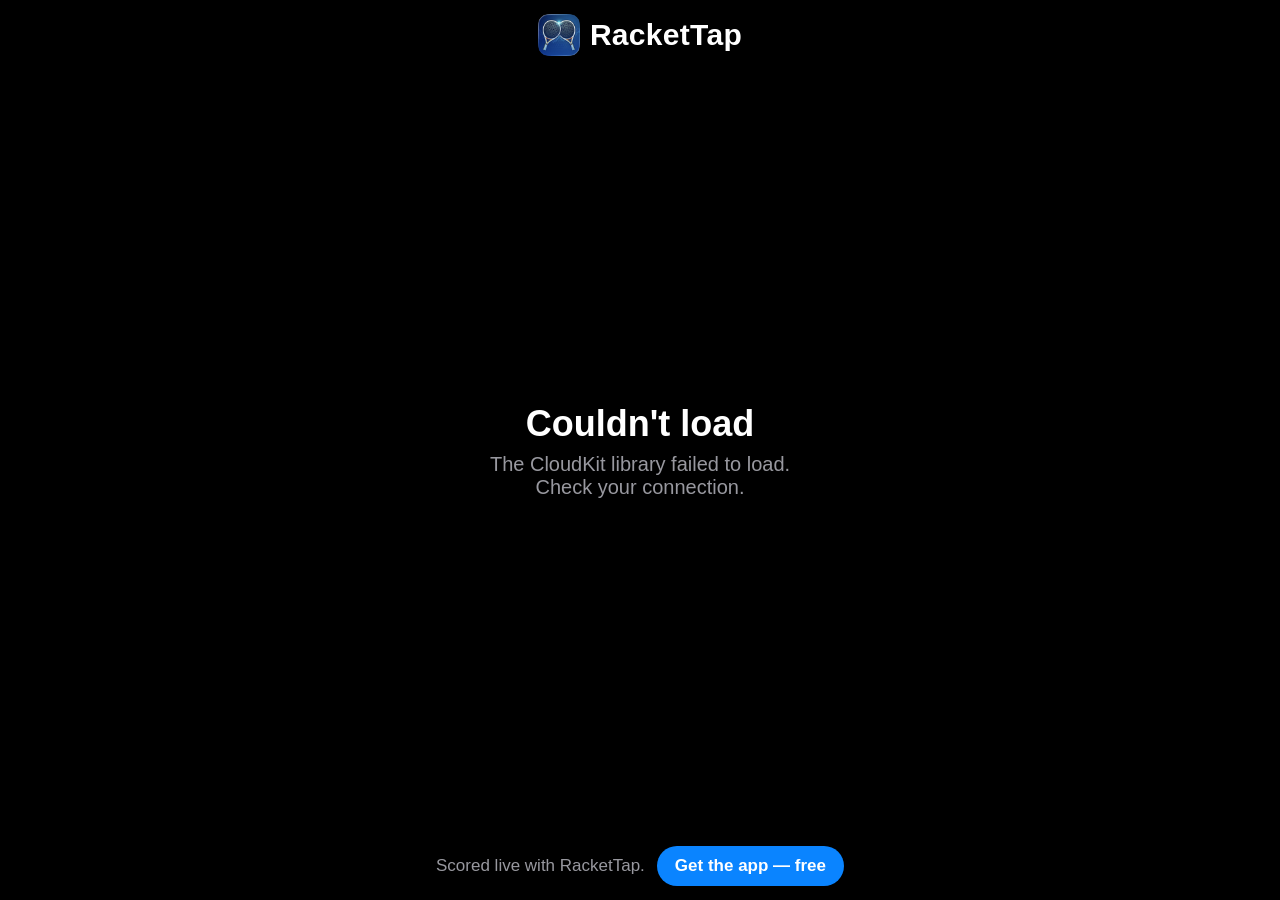
<file: live/index.html>
<!DOCTYPE html>
<html lang="en">
<head>
  <meta charset="utf-8">
  <meta name="viewport" content="width=device-width, initial-scale=1, viewport-fit=cover">
  <meta name="referrer" content="no-referrer">
  <!-- iOS Safari shows a native "GET" install banner for spectators on iPhone. -->
  <meta name="apple-itunes-app" content="app-id=6769837930">
  <!-- Lock down the page: scripts only from self + Apple's CloudKit CDN;
       network only to Apple CloudKit endpoints. (GitHub Pages can't set HTTP
       headers, so CSP lives here as a meta tag.) -->
  <meta http-equiv="Content-Security-Policy"
        content="default-src 'none';
                 script-src 'self' https://cdn.apple-cloudkit.com;
                 connect-src https://*.apple-cloudkit.com https://api.apple-cloudkit.com;
                 style-src 'self' 'unsafe-inline';
                 img-src 'self' data:;
                 base-uri 'none';
                 form-action 'none'">
  <title>RacketTap — Live Score</title>
  <style>
    :root { color-scheme: dark; --blue:#0a84ff; --orange:#ff9f0a; --bg:#000; --card:#1c1c1e;
            --muted:#98989f; --green:#30d158;
            --pts: clamp(64px, min(34vw, 14.5dvh), 260px);
            --pad: clamp(12px, 3vw, 28px); }
    /* Sport accent — driven by data-sport attribute set on #score by live.js.
       Defaults to muted so sport-keyed elements blend in if the attribute is
       absent (padel/tennis don't render sport-specific elements at all). */
    #score { --sport-accent: var(--muted); }
    #score[data-sport="badminton"]  { --sport-accent: #5ac8fa; } /* teal  */
    #score[data-sport="pickleball"] { --sport-accent: #30d158; } /* green */
    * { box-sizing: border-box; }
    html { -webkit-text-size-adjust: 100%; }
    body { margin:0; min-height:100vh; min-height:100dvh; background:var(--bg); color:#fff;
           font-family:-apple-system, BlinkMacSystemFont, "SF Pro Display", "SF Pro Text",
                       "Segoe UI", Roboto, "Helvetica Neue", Arial, system-ui, sans-serif;
           display:flex; flex-direction:column; align-items:center; text-align:center;
           padding:max(14px, env(safe-area-inset-top)) max(var(--pad), env(safe-area-inset-right))
                   max(14px, env(safe-area-inset-bottom)) max(var(--pad), env(safe-area-inset-left));
           gap:clamp(8px, 2dvh, 18px); }
    .brand { display:flex; align-items:center; justify-content:center; gap:10px;
             text-decoration:none; color:#fff; flex:none; }
    .brand-icon { width:clamp(28px, 5dvh, 42px); height:clamp(28px, 5dvh, 42px); border-radius:9px;
                  box-shadow:0 1px 6px rgba(0,0,0,.5); }
    .brand-name { font-size:clamp(20px, 3.4dvh, 30px); font-weight:700; letter-spacing:.01em; }
    .brand:active { opacity:.55; }
    /* state machine: body[data-state] toggles which block shows */
    main#score, #message { display:none; width:100%; }
    body[data-state="score"] #score { display:flex; flex:1; flex-direction:column; justify-content:center;
                                      align-items:center; gap:clamp(8px, 1.8dvh, 16px); min-height:0; }
    body[data-state="message"] #message { display:flex; flex:1; flex-direction:column;
                                          align-items:center; justify-content:center; }
    #teams { width:100%; max-width:1600px; display:grid; grid-template-columns:minmax(0,1fr);
             gap:clamp(8px, 2vw, 24px); }
    .pill { display:inline-block; font-size:clamp(12px, 2.2dvh, 28px); font-weight:800; letter-spacing:.1em;
            padding:5px 14px; border-radius:999px; }
    .pill.live { background:var(--green); color:#000; }
    .pill.stale { background:var(--orange); color:#000; }
    .pill.final { background:#48484a; color:#fff; }

    /* Score cards — portrait: stacked, point number left + stats right. */
    .team { --tc:var(--blue); --tcbg:rgba(10,132,255,.16); min-width:0;
            background:linear-gradient(160deg, var(--tcbg), #111113 75%);
            border:1px solid rgba(255,255,255,.06); border-top:5px solid var(--tc);
            border-radius:clamp(18px, 3vw, 32px); padding:clamp(12px, 2.4vw, 28px);
            display:flex; flex-direction:column; gap:clamp(4px, 1.2dvh, 12px); text-align:left; }
    .team-b { --tc:var(--orange); --tcbg:rgba(255,159,10,.16); }
    .team.winner { box-shadow:0 0 0 3px var(--green); }
    .team-id { display:flex; align-items:center; flex-wrap:wrap; gap:4px 10px; min-width:0; }
    .team-name { font-size:clamp(18px, min(3.2vw, 4.2dvh), 40px); font-weight:700; line-height:1.15;
                 overflow-wrap:anywhere; min-width:0; max-width:100%;
                 display:-webkit-box; -webkit-box-orient:vertical; -webkit-line-clamp:2; overflow:hidden; }
    .team-name.long { font-size:clamp(14px, min(2.4vw, 3.2dvh), 28px); }
    .bcast { flex:none; font-size:clamp(11px, 1.9dvh, 14px); font-weight:700; letter-spacing:.03em;
             color:var(--green); border:1px solid var(--green); border-radius:999px;
             padding:2px 8px; white-space:nowrap; }
    .team-cols { display:flex; align-items:center; justify-content:space-between; gap:clamp(8px, 2vw, 24px);
                 min-width:0; }
    .points { font-size:var(--pts); line-height:1; font-weight:800; letter-spacing:-.02em;
              font-variant-numeric:tabular-nums; color:var(--tc); display:inline-block; }
    .points.bump { animation:bump .45s cubic-bezier(.2,.9,.3,1.4); }
    @keyframes bump { 0% { transform:scale(.82); opacity:.35; } 100% { transform:scale(1); opacity:1; } }
    .stats { display:flex; gap:clamp(12px, 3vw, 32px); }
    .stat { display:flex; flex-direction:column; align-items:center; min-width:2ch; }
    .stat b { font-size:clamp(26px, min(7vw, 7dvh), 72px); line-height:1.05; font-weight:700;
              font-variant-numeric:tabular-nums; color:#fff; }
    .stat i, .setcell i { font-style:normal; font-size:clamp(10px, 1.9dvh, 14px); font-weight:700;
                          letter-spacing:.08em; color:var(--muted); }
    /* Final set-by-set summary cells (shown only when the match is over). */
    .team-cols.final { justify-content:space-around; gap:clamp(4px, 1.5vw, 16px); }
    .setcell { flex:1 1 0; min-width:0; display:flex; flex-direction:column; align-items:center; }
    .setcell b { font-size:clamp(34px, min(9vw, 10dvh), 120px); line-height:1.05; font-weight:700;
                 font-variant-numeric:tabular-nums; color:var(--muted); }
    .setcell.win b { color:#fff; }
    .setcell .tb { font-size:.32em; font-weight:700; margin-left:1px; vertical-align:super; line-height:0; }
    /* A set frozen by the deciding tie-break: kept as played, never won. */
    .setcell.unfinished b { opacity:.45; }

    /* Banners */
    .banner { width:100%; max-width:1600px; padding:10px 14px; border-radius:14px; font-weight:800;
              letter-spacing:.12em; font-size:clamp(14px, 2.6dvh, 22px); overflow-wrap:anywhere; }
    #starpoint { background:#ffd60a; color:#000; }
    /* Deciding tie-break banner: same capsule idiom as ★ STAR POINT, in red. */
    #deciding { background:#ff453a; color:#fff; }
    .status-row { position:relative; display:flex; justify-content:center; align-items:center;
                  margin-bottom:clamp(2px, 1dvh, 8px); }
    #sideout { position:absolute; inset:0; margin:auto; width:max-content; max-width:none; left:50%; right:auto; transform:translateX(-50%); min-height:100%;
               display:flex; align-items:center; justify-content:center; padding:0 16px;
               border-radius:999px; background:#04323c; color:#00d4ff; border:1px solid #00d4ff;
               font-weight:800; letter-spacing:.12em; font-size:clamp(12px, 2.2dvh, 36px); white-space:nowrap; }
    .pts-wrap { display:inline-flex; flex-direction:column; align-items:center; }
    .pts-cap { font-style:normal; font-size:clamp(10px, 1.9dvh, 14px); font-weight:700;
               letter-spacing:.1em; color:var(--muted); }
    [hidden] { display:none !important; }
    #decided-note { color:var(--muted); font-size:clamp(13px, 2.2dvh, 18px); }
    #badges { display:flex; gap:8px; justify-content:center; flex-wrap:wrap; }
    .badge { font-size:clamp(12px, 2dvh, 15px); font-weight:700; letter-spacing:.08em; color:var(--muted);
             border:1px solid #48484a; border-radius:999px; padding:4px 12px; }
    /* Sport name badge uses the sport accent colour (BADMINTON=teal, PICKLEBALL=green). */
    .badge.sport { color:var(--sport-accent); border-color:var(--sport-accent); }
    /* Who serves (shown only when the app sends serverPlayerRaw). */
    #serve-line { font-size:clamp(14px, 2.6dvh, 22px); font-weight:700; letter-spacing:.06em; }
    #serve-line.team-a { color:var(--blue); }
    #serve-line.team-b { color:var(--orange); }
    /* Server-number chip (pickleball doubles). */
    #server-chip { display:inline-block; padding:6px 16px; border-radius:999px;
                   border:1px solid var(--sport-accent); color:var(--sport-accent);
                   font-size:clamp(13px, 2.4dvh, 20px); font-weight:700; letter-spacing:.08em;
                   transition:background .3s, color .3s; }
    #server-chip.server-handoff { background:var(--sport-accent); color:#000; }
    #updated { color:var(--muted); font-size:clamp(13px, 2.1dvh, 17px); }
    #msg-title { font-size:clamp(24px, 4dvh, 40px); font-weight:700; margin:0 0 8px; }
    #msg-detail { color:var(--muted); font-size:clamp(15px, 2.4dvh, 20px); margin:0; max-width:32ch; }
    .sr-only { position:absolute; width:1px; height:1px; overflow:hidden; clip:rect(0 0 0 0);
               white-space:nowrap; }
    .foot { flex:none; color:var(--muted); font-size:clamp(14px, 2.2dvh, 17px);
            display:flex; gap:8px 12px; justify-content:center; align-items:center; flex-wrap:wrap; }
    .foot a { color:var(--blue); text-decoration:none; font-weight:600; }
    .foot a:active { opacity:.55; }
    .foot .cta { display:inline-flex; align-items:center; background:var(--blue); color:#fff;
                 padding:10px 18px; border-radius:999px; font-weight:700; }
    .foot .cta:active { opacity:.7; }

    /* Wide / landscape: Team A left, Team B right; point number centred and huge. */
    @media (min-width:700px) and (orientation:landscape), (min-width:1100px) {
      :root { --pts: clamp(72px, min(21vw, 36dvh), 440px); }
      #teams { grid-template-columns:repeat(2, minmax(0,1fr)); grid-template-rows:auto 1fr; }
      /* Both cards share rows so names / numbers / stats line up across cards. */
      .team { align-items:stretch; display:grid; grid-row:span 2; grid-template-rows:subgrid; }
      .team-cols { flex-direction:column; justify-content:center; gap:clamp(4px, 1.5dvh, 20px); }
      .team-cols.final { flex-direction:row; justify-content:space-around; }
      .points { text-align:center; }
      .stats { justify-content:center; }
      .team-id { justify-content:flex-start; align-self:start; align-content:flex-start; }
      .stat b { font-size:clamp(26px, min(4.2vw, 7dvh), 80px); }
    }
    /* Short viewports (phone landscape): tighten chrome so all fits one screen. */
    @media (max-height:560px) {
      :root { --pts: clamp(48px, min(17vw, 24dvh), 200px); }
      body { padding-top:max(8px, env(safe-area-inset-top)); padding-bottom:max(8px, env(safe-area-inset-bottom)); gap:6px; }
      .team { padding:8px 14px; gap:2px; }
      .team-name { font-size:16px; }
      .team-name.long { font-size:13px; }
      body[data-state="score"] #score { gap:5px; }
      .team-cols { gap:0 !important; }
      .team-cols:has(.pts-wrap) { gap:8px !important; }
      .pts-cap { margin-top:2px; }
      .team-cols:has(.pts-wrap) { gap:10px !important; }
      .team-cols:has(.pts-wrap) .stats { border-top:1px solid rgba(255,255,255,.18); padding-top:3px; width:60%; justify-content:center; }
      #server-chip { padding:2px 12px; font-size:12px; }
      .badge { padding:1px 10px; }
      #updated { font-size:12px; }
      .foot { gap:4px 10px; }
      .stat b { font-size:24px; }
      .setcell b { font-size:clamp(30px, 14dvh, 72px); }
      .brand-icon { width:24px; height:24px; }
      .brand-name { font-size:18px; }
      .pill { padding:2px 10px; }
      .status-row { margin-bottom:4px; }
      .banner { padding:4px 10px; }
      .foot { font-size:13px; } .foot .cta { padding:6px 14px; }
    }
    @media (prefers-reduced-motion: reduce) {
      *, *::before, *::after { animation:none !important; transition:none !important; }
    }
  </style>
</head>
<body data-state="message">
  <a class="brand" href="../" target="_blank" rel="noopener" aria-label="RacketTap home">
    <img class="brand-icon" src="../icon.png" alt="">
    <span class="brand-name">RacketTap</span>
  </a>

  <main id="score">
    <div class="status-row">
      <span id="status-pill" class="pill live">LIVE</span>
      <!-- Overlays the status pill for ~2 s (takes no layout space). -->
      <div id="sideout" hidden>SIDE OUT</div>
    </div>
    <div id="teams"></div>
    <div id="starpoint" class="banner" hidden>★ STAR POINT</div>
    <div id="deciding" class="banner" hidden></div>
    <div id="decided-note" hidden>Decided by tie-break</div>
    <div id="serve-line" hidden></div>
    <div id="server-chip" hidden></div>
    <div id="badges" hidden></div>
    <div id="updated"></div>
    <div id="sr-score" class="sr-only" aria-live="polite" aria-atomic="true"></div>
  </main>

  <section id="message">
    <h1 id="msg-title">Loading…</h1>
    <p id="msg-detail"></p>
  </section>

  <div class="foot">
    <span>Scored live with RacketTap.</span>
    <a class="cta" href="https://apps.apple.com/app/id6769837930" target="_blank" rel="noopener">Get the app — free</a>
  </div>

  <!-- Apple CloudKit JS. NOTE: add Subresource Integrity (integrity="sha384-…")
       once you've fetched the hash for this exact file; omitted now to avoid a
       wrong hash blocking the load. -->
  <script src="https://cdn.apple-cloudkit.com/ck/2/cloudkit.js"></script>
  <script src="live.js"></script>
</body>
</html>
</file>
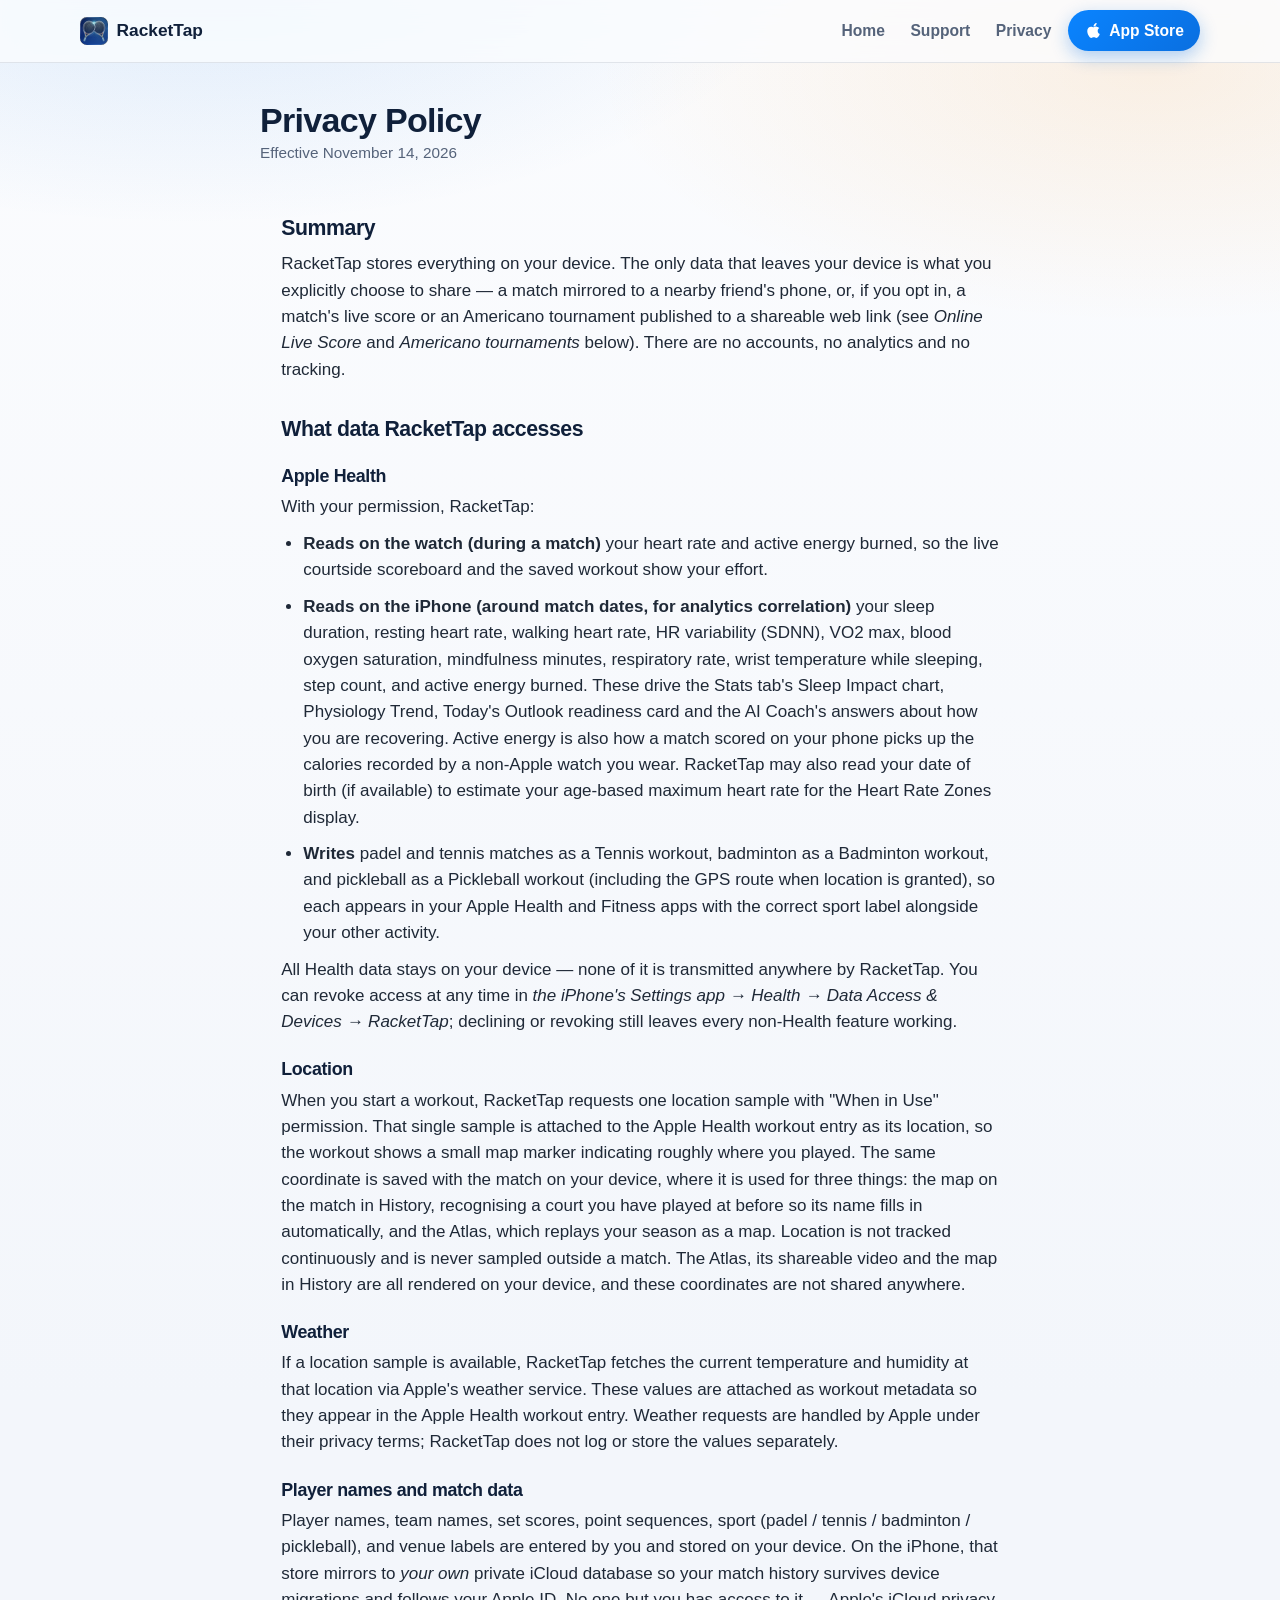
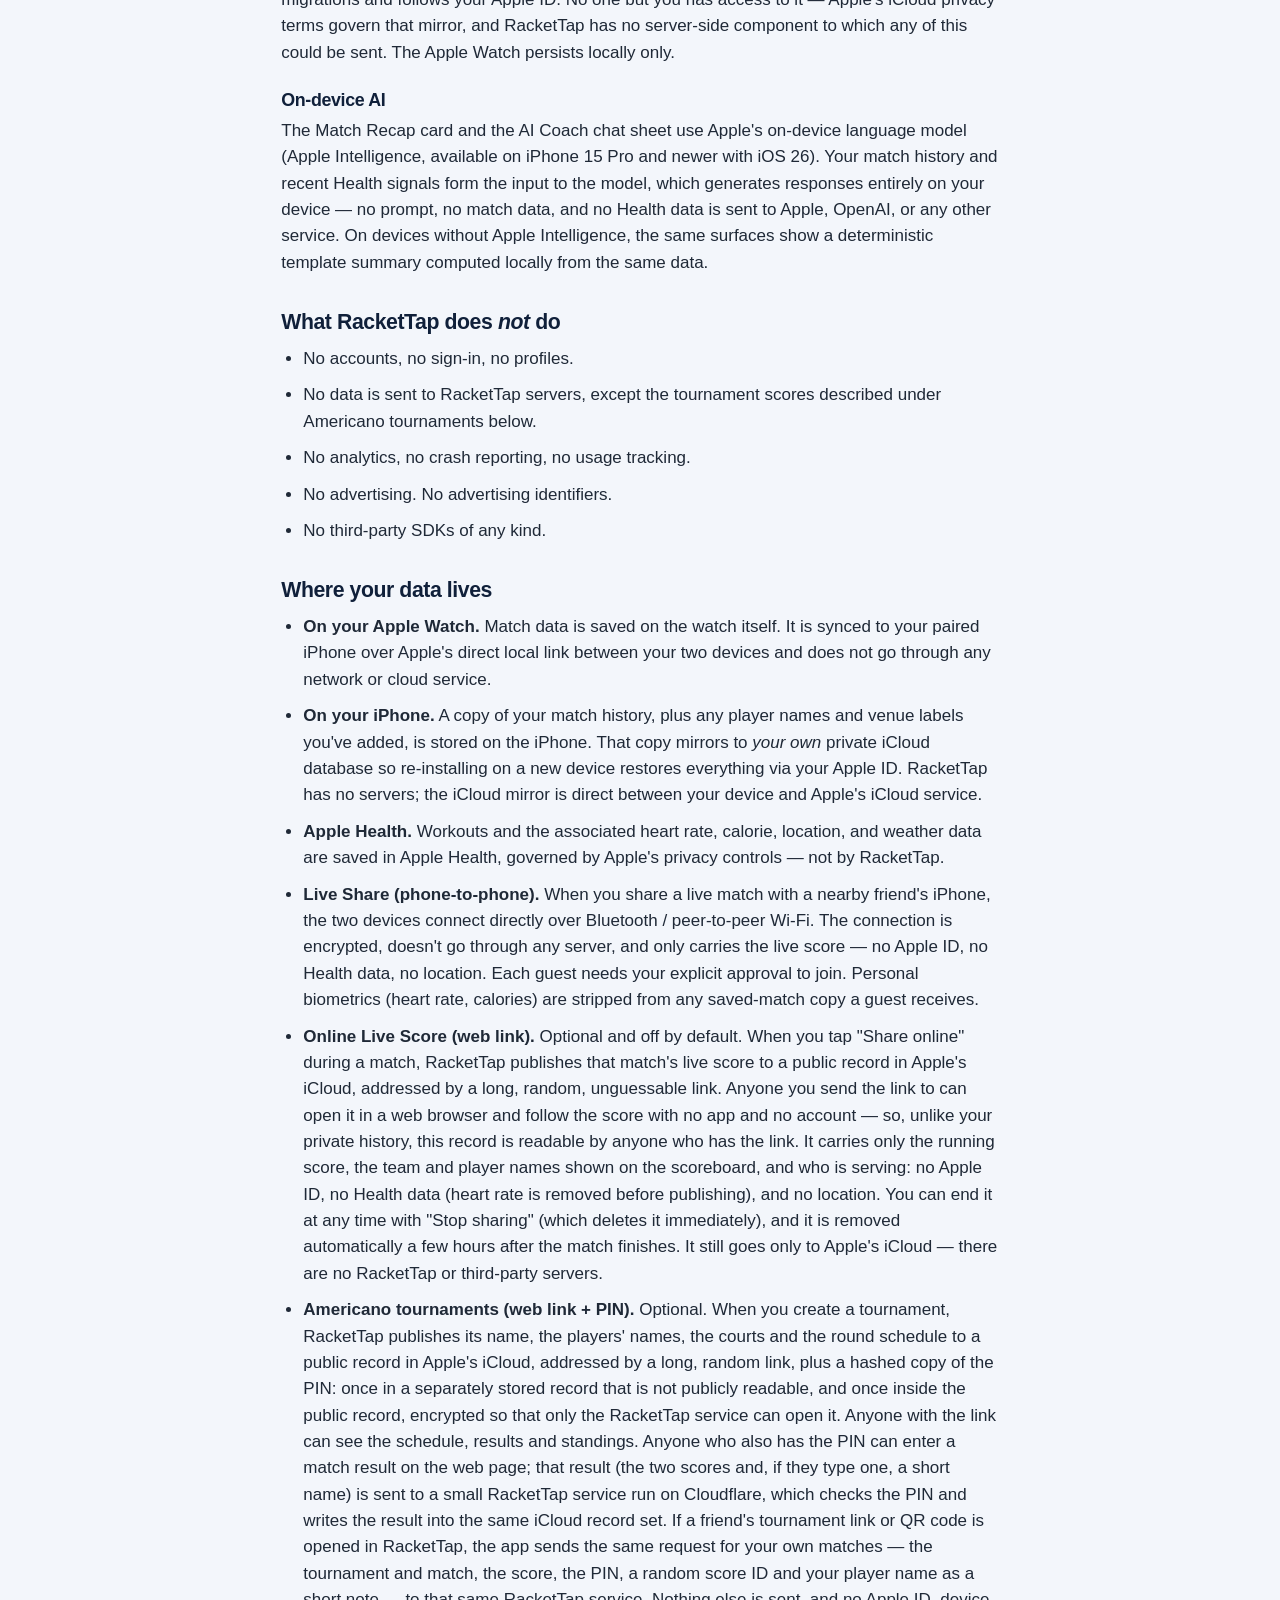
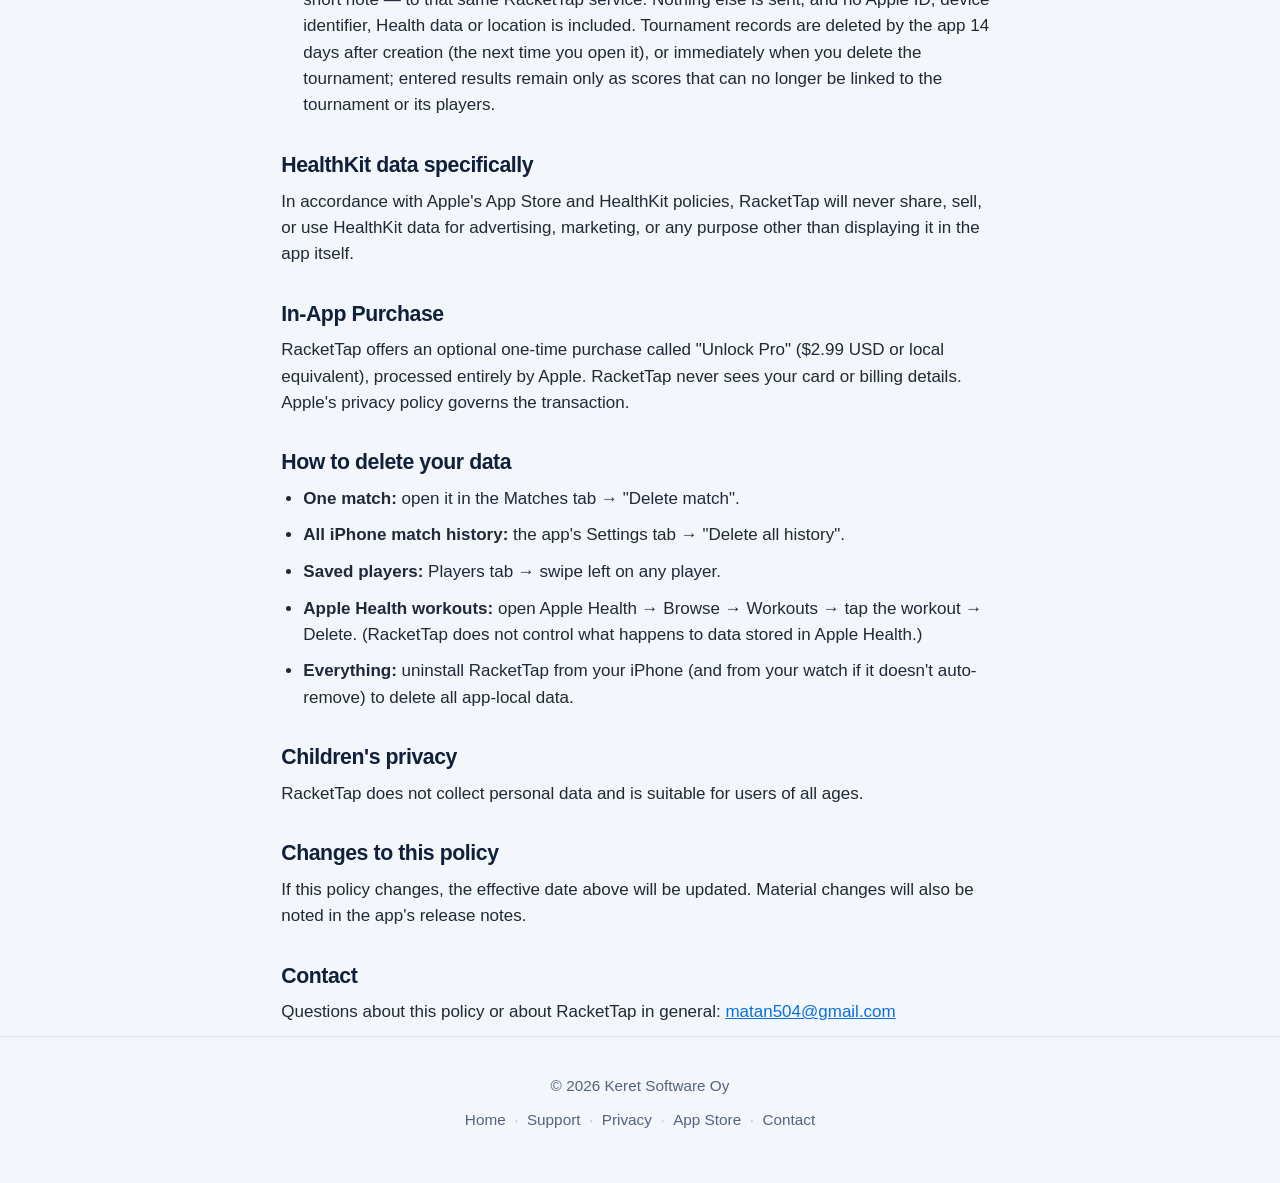
<file: privacy/index.html>
<!DOCTYPE html>
<html lang="en">
<head>
<meta charset="UTF-8">
<meta name="viewport" content="width=device-width, initial-scale=1.0">
<title>Privacy Policy — RacketTap</title>
<link rel="stylesheet" href="../style.css?v=8">
<link rel="icon" type="image/png" href="../icon.png">
</head>
<body>

<nav class="nav">
  <a class="nav-brand" href="../">
    <img src="../icon.png" alt="">
    RacketTap
  </a>
  <a class="nav-link" href="../">Home</a>
  <a class="nav-link" href="../support/">Support</a>
  <a class="nav-link" href="../privacy/">Privacy</a>
  <a class="btn-store" href="https://apps.apple.com/app/id6769837930" target="_blank" rel="noopener">
    <svg viewBox="0 0 384 512" aria-hidden="true"><path d="M318.7 268.7c-.2-36.7 16.4-64.4 50-84.8-18.8-26.9-47.2-41.7-84.7-44.6-35.5-2.8-74.3 20.7-88.5 20.7-15 0-49.4-19.7-76.4-19.7C63.3 141.2 4 184.8 4 273.5q0 39.3 14.4 81.2c12.8 36.7 59 126.7 107.2 125.2 25.2-.6 43-17.9 75.8-17.9 31.8 0 48.3 17.9 76.4 17.9 48.6-.7 90.4-82.5 102.6-119.3-65.2-30.7-61.7-90-61.7-91.9zm-56.6-164.2c27.3-32.4 24.8-61.9 24-72.5-24.1 1.4-52 16.4-67.9 34.9-17.5 19.8-27.8 44.3-25.6 71.9 26.1 2 49.9-11.4 69.5-34.3z"/></svg>
    App&nbsp;Store
  </a>
</nav>


<header class="page-header">
  <h1>Privacy Policy</h1>
  <p class="effective-date">Effective November 14, 2026</p>
</header>

<main class="legal">

  <h2>Summary</h2>
  <p>RacketTap stores everything on your device. The only data that leaves your device is what you explicitly choose to share — a match mirrored to a nearby friend's phone, or, if you opt in, a match's live score or an Americano tournament published to a shareable web link (see <em>Online Live Score</em> and <em>Americano tournaments</em> below). There are no accounts, no analytics and no tracking.</p>

  <h2>What data RacketTap accesses</h2>

  <h3>Apple Health</h3>
  <p>With your permission, RacketTap:</p>
  <ul>
    <li><strong>Reads on the watch (during a match)</strong> your heart rate and active energy burned, so the live courtside scoreboard and the saved workout show your effort.</li>
    <li><strong>Reads on the iPhone (around match dates, for analytics correlation)</strong> your sleep duration, resting heart rate, walking heart rate, HR variability (SDNN), VO2 max, blood oxygen saturation, mindfulness minutes, respiratory rate, wrist temperature while sleeping, step count, and active energy burned. These drive the Stats tab's Sleep Impact chart, Physiology Trend, Today's Outlook readiness card and the AI Coach's answers about how you are recovering. Active energy is also how a match scored on your phone picks up the calories recorded by a non-Apple watch you wear. RacketTap may also read your date of birth (if available) to estimate your age-based maximum heart rate for the Heart Rate Zones display.</li>
    <li><strong>Writes</strong> padel and tennis matches as a Tennis workout, badminton as a Badminton workout, and pickleball as a Pickleball workout (including the GPS route when location is granted), so each appears in your Apple Health and Fitness apps with the correct sport label alongside your other activity.</li>
  </ul>
  <p>All Health data stays on your device — none of it is transmitted anywhere by RacketTap. You can revoke access at any time in <em>the iPhone's Settings app → Health → Data Access &amp; Devices → RacketTap</em>; declining or revoking still leaves every non-Health feature working.</p>

  <h3>Location</h3>
  <p>When you start a workout, RacketTap requests one location sample with "When in Use" permission. That single sample is attached to the Apple Health workout entry as its location, so the workout shows a small map marker indicating roughly where you played. The same coordinate is saved with the match on your device, where it is used for three things: the map on the match in History, recognising a court you have played at before so its name fills in automatically, and the Atlas, which replays your season as a map. Location is not tracked continuously and is never sampled outside a match. The Atlas, its shareable video and the map in History are all rendered on your device, and these coordinates are not shared anywhere.</p>

  <h3>Weather</h3>
  <p>If a location sample is available, RacketTap fetches the current temperature and humidity at that location via Apple's weather service. These values are attached as workout metadata so they appear in the Apple Health workout entry. Weather requests are handled by Apple under their privacy terms; RacketTap does not log or store the values separately.</p>

  <h3>Player names and match data</h3>
  <p>Player names, team names, set scores, point sequences, sport (padel / tennis / badminton / pickleball), and venue labels are entered by you and stored on your device. On the iPhone, that store mirrors to <em>your own</em> private iCloud database so your match history survives device migrations and follows your Apple ID. No one but you has access to it — Apple's iCloud privacy terms govern that mirror, and RacketTap has no server-side component to which any of this could be sent. The Apple Watch persists locally only.</p>

  <h3>On-device AI</h3>
  <p>The Match Recap card and the AI Coach chat sheet use Apple's on-device language model (Apple Intelligence, available on iPhone 15 Pro and newer with iOS 26). Your match history and recent Health signals form the input to the model, which generates responses entirely on your device — no prompt, no match data, and no Health data is sent to Apple, OpenAI, or any other service. On devices without Apple Intelligence, the same surfaces show a deterministic template summary computed locally from the same data.</p>

  <h2>What RacketTap does <em>not</em> do</h2>
  <ul>
    <li>No accounts, no sign-in, no profiles.</li>
    <li>No data is sent to RacketTap servers, except the tournament scores described under Americano tournaments below.</li>
    <li>No analytics, no crash reporting, no usage tracking.</li>
    <li>No advertising. No advertising identifiers.</li>
    <li>No third-party SDKs of any kind.</li>
  </ul>

  <h2>Where your data lives</h2>
  <ul>
    <li><strong>On your Apple Watch.</strong> Match data is saved on the watch itself. It is synced to your paired iPhone over Apple's direct local link between your two devices and does not go through any network or cloud service.</li>
    <li><strong>On your iPhone.</strong> A copy of your match history, plus any player names and venue labels you've added, is stored on the iPhone. That copy mirrors to <em>your own</em> private iCloud database so re-installing on a new device restores everything via your Apple ID. RacketTap has no servers; the iCloud mirror is direct between your device and Apple's iCloud service.</li>
    <li><strong>Apple Health.</strong> Workouts and the associated heart rate, calorie, location, and weather data are saved in Apple Health, governed by Apple's privacy controls — not by RacketTap.</li>
    <li><strong>Live Share (phone-to-phone).</strong> When you share a live match with a nearby friend's iPhone, the two devices connect directly over Bluetooth / peer-to-peer Wi-Fi. The connection is encrypted, doesn't go through any server, and only carries the live score — no Apple ID, no Health data, no location. Each guest needs your explicit approval to join. Personal biometrics (heart rate, calories) are stripped from any saved-match copy a guest receives.</li>
    <li><strong>Online Live Score (web link).</strong> Optional and off by default. When you tap "Share online" during a match, RacketTap publishes that match's live score to a public record in Apple's iCloud, addressed by a long, random, unguessable link. Anyone you send the link to can open it in a web browser and follow the score with no app and no account — so, unlike your private history, this record is readable by anyone who has the link. It carries only the running score, the team and player names shown on the scoreboard, and who is serving: no Apple ID, no Health data (heart rate is removed before publishing), and no location. You can end it at any time with "Stop sharing" (which deletes it immediately), and it is removed automatically a few hours after the match finishes. It still goes only to Apple's iCloud — there are no RacketTap or third-party servers.</li>
    <li><strong>Americano tournaments (web link + PIN).</strong> Optional. When you create a tournament, RacketTap publishes its name, the players' names, the courts and the round schedule to a public record in Apple's iCloud, addressed by a long, random link, plus a hashed copy of the PIN: once in a separately stored record that is not publicly readable, and once inside the public record, encrypted so that only the RacketTap service can open it. Anyone with the link can see the schedule, results and standings. Anyone who also has the PIN can enter a match result on the web page; that result (the two scores and, if they type one, a short name) is sent to a small RacketTap service run on Cloudflare, which checks the PIN and writes the result into the same iCloud record set. If a friend's tournament link or QR code is opened in RacketTap, the app sends the same request for your own matches — the tournament and match, the score, the PIN, a random score ID and your player name as a short note — to that same RacketTap service. Nothing else is sent, and no Apple ID, device identifier, Health data or location is included. Tournament records are deleted by the app 14 days after creation (the next time you open it), or immediately when you delete the tournament; entered results remain only as scores that can no longer be linked to the tournament or its players.</li>
  </ul>

  <h2>HealthKit data specifically</h2>
  <p>In accordance with Apple's App Store and HealthKit policies, RacketTap will never share, sell, or use HealthKit data for advertising, marketing, or any purpose other than displaying it in the app itself.</p>

  <h2>In-App Purchase</h2>
  <p>RacketTap offers an optional one-time purchase called "Unlock Pro" ($2.99 USD or local equivalent), processed entirely by Apple. RacketTap never sees your card or billing details. Apple's privacy policy governs the transaction.</p>

  <h2>How to delete your data</h2>
  <ul>
    <li><strong>One match:</strong> open it in the Matches tab → "Delete match".</li>
    <li><strong>All iPhone match history:</strong> the app's Settings tab → "Delete all history".</li>
    <li><strong>Saved players:</strong> Players tab → swipe left on any player.</li>
    <li><strong>Apple Health workouts:</strong> open Apple Health → Browse → Workouts → tap the workout → Delete. (RacketTap does not control what happens to data stored in Apple Health.)</li>
    <li><strong>Everything:</strong> uninstall RacketTap from your iPhone (and from your watch if it doesn't auto-remove) to delete all app-local data.</li>
  </ul>

  <h2>Children's privacy</h2>
  <p>RacketTap does not collect personal data and is suitable for users of all ages.</p>

  <h2>Changes to this policy</h2>
  <p>If this policy changes, the effective date above will be updated. Material changes will also be noted in the app's release notes.</p>

  <h2>Contact</h2>
  <p>Questions about this policy or about RacketTap in general: <a href="mailto:matan504@gmail.com">matan504@gmail.com</a></p>

</main>

<footer>
  <p>© 2026 Keret Software Oy</p>
  <nav>
    <a href="../">Home</a>
    <span class="sep">·</span>
    <a href="../support/">Support</a>
    <span class="sep">·</span>
    <a href="../privacy/">Privacy</a>
    <span class="sep">·</span>
        <a href="https://apps.apple.com/app/id6769837930" target="_blank" rel="noopener">App Store</a>
    <span class="sep">·</span>
    <a href="mailto:matan504@gmail.com">Contact</a>
  </nav>
</footer>

</body>
</html>
</file>
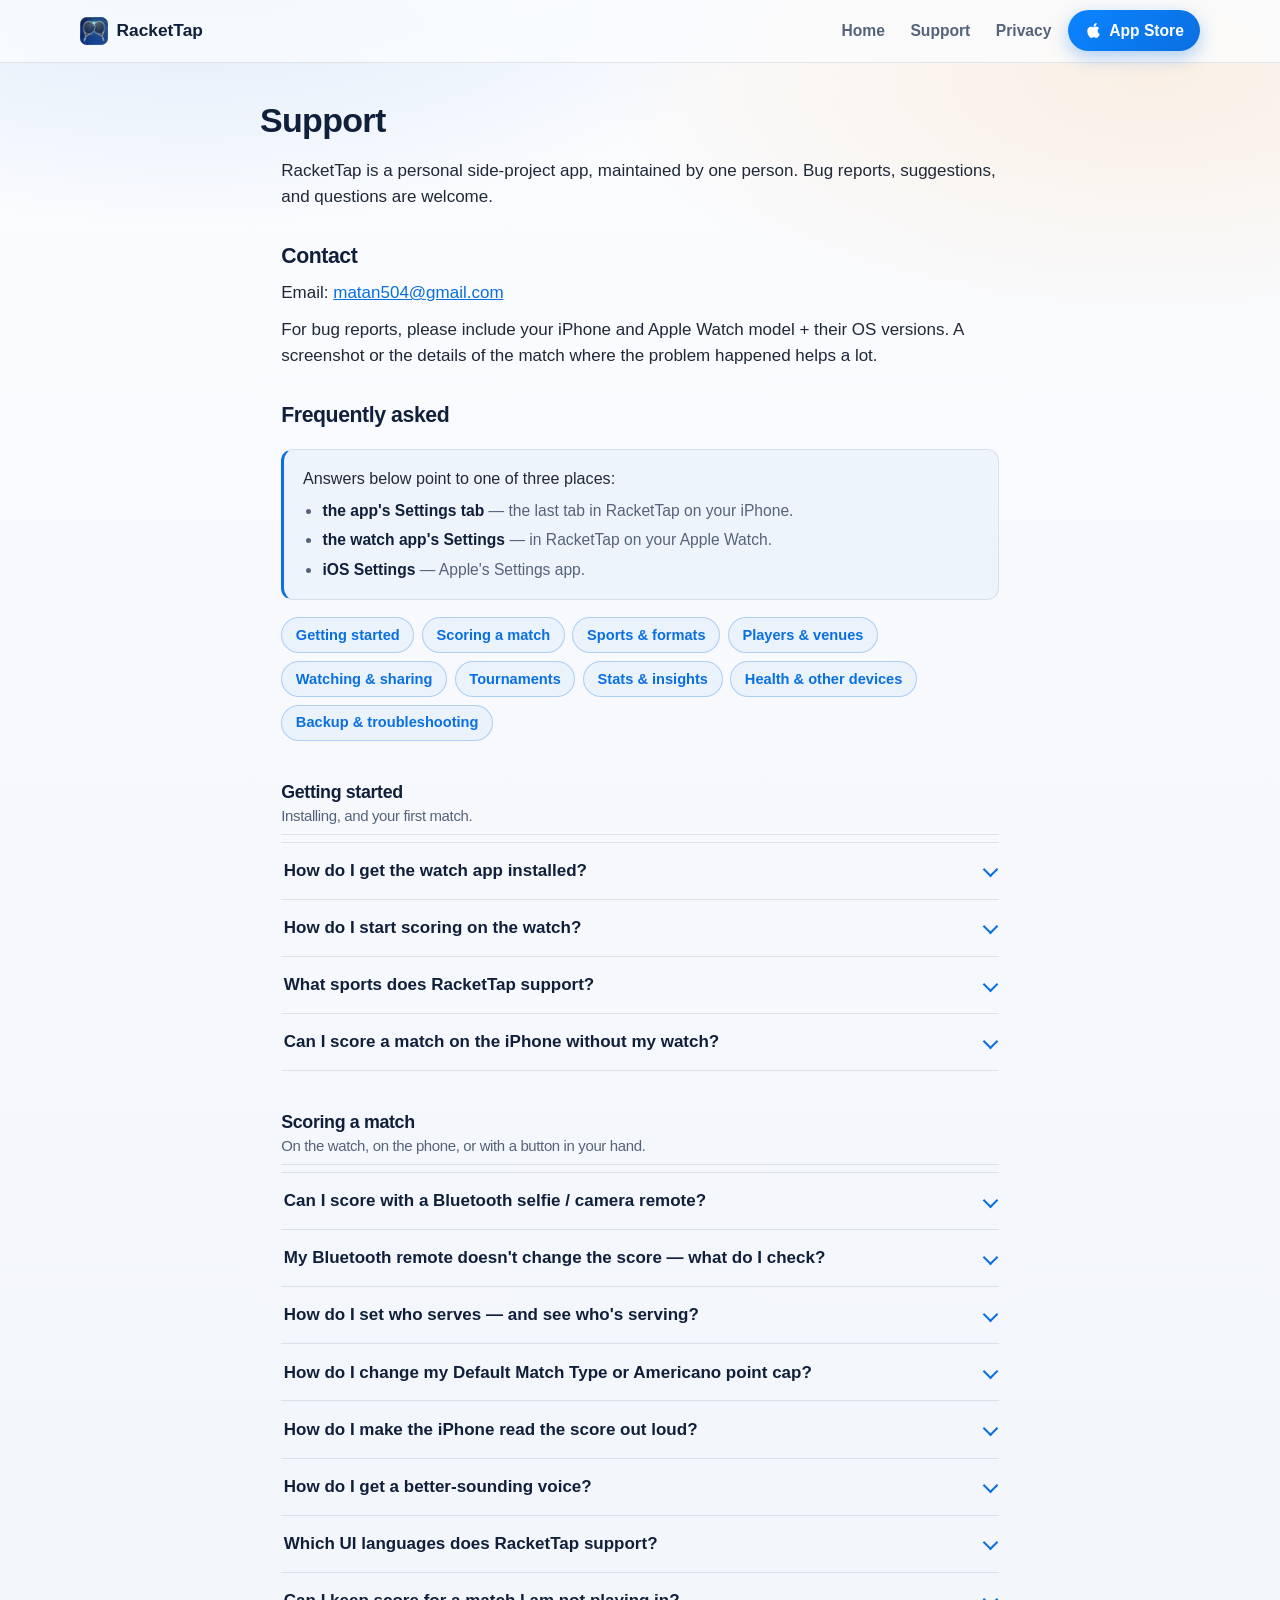
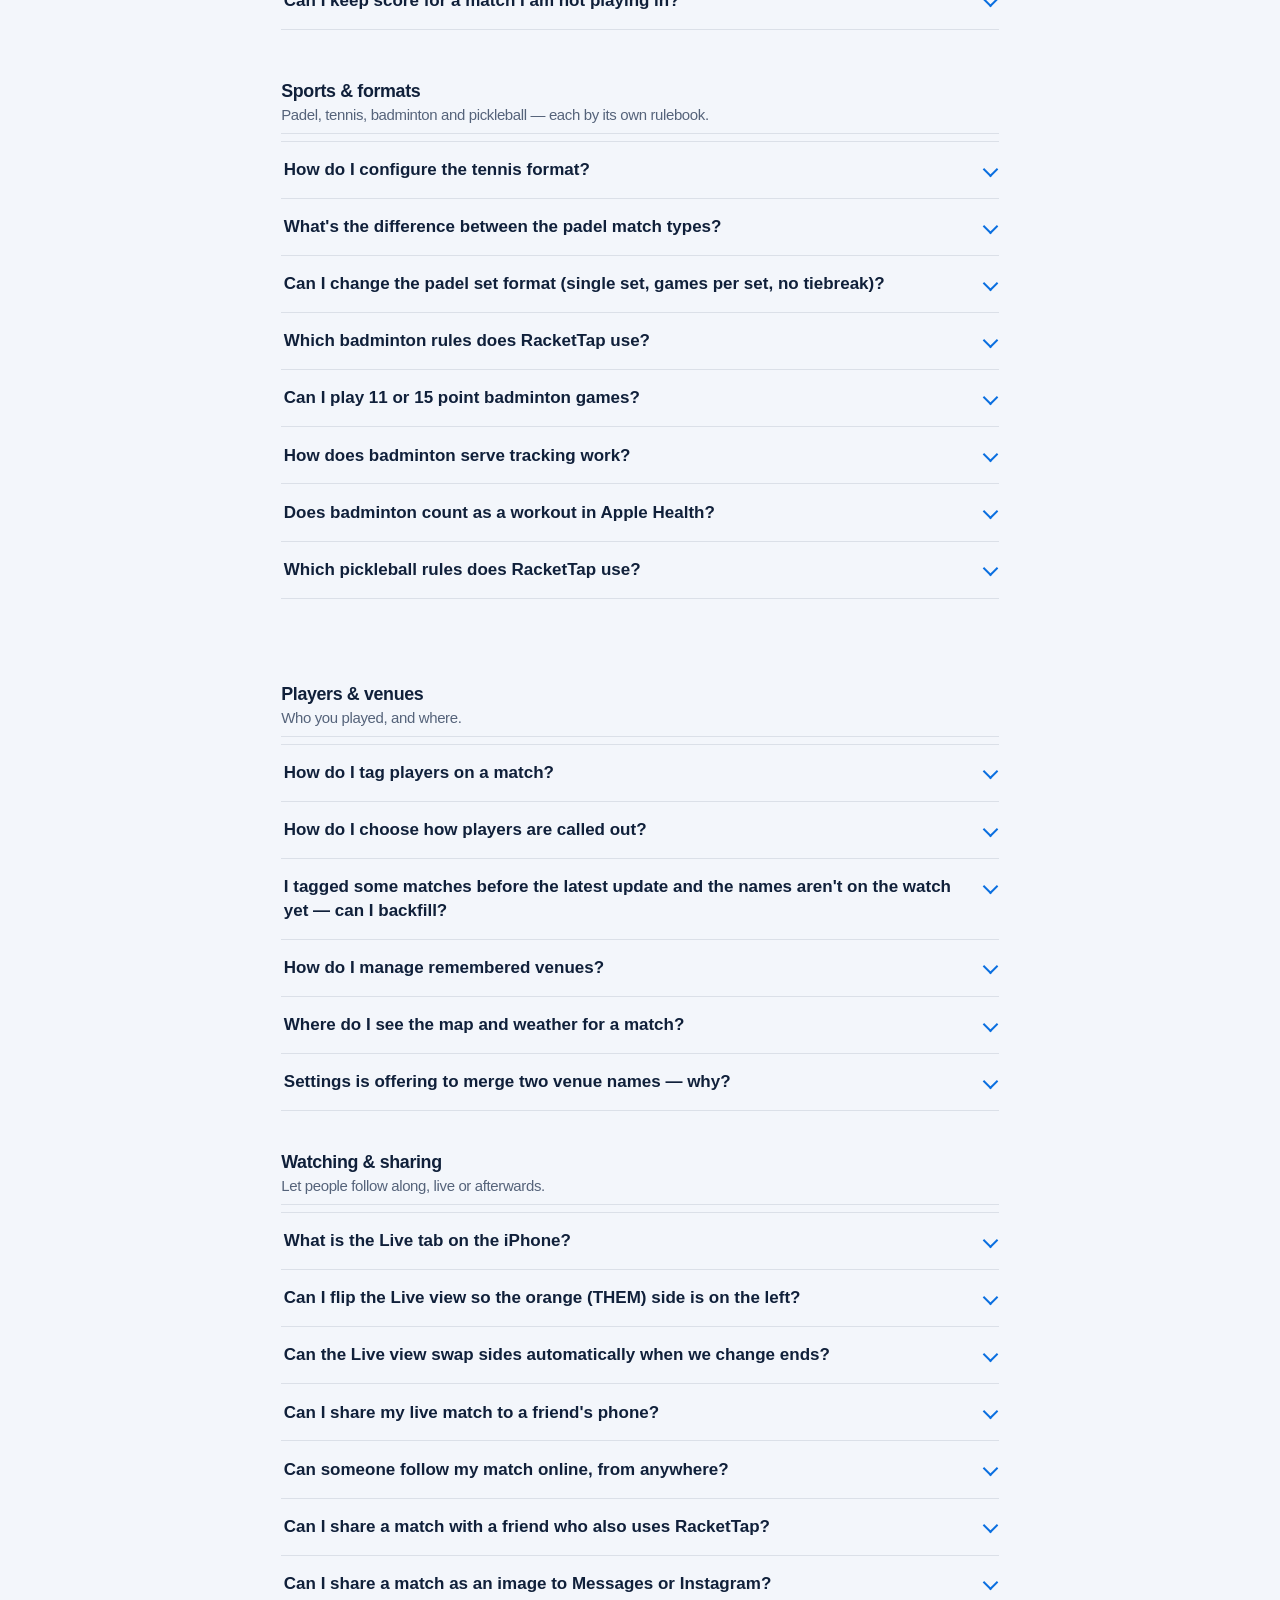
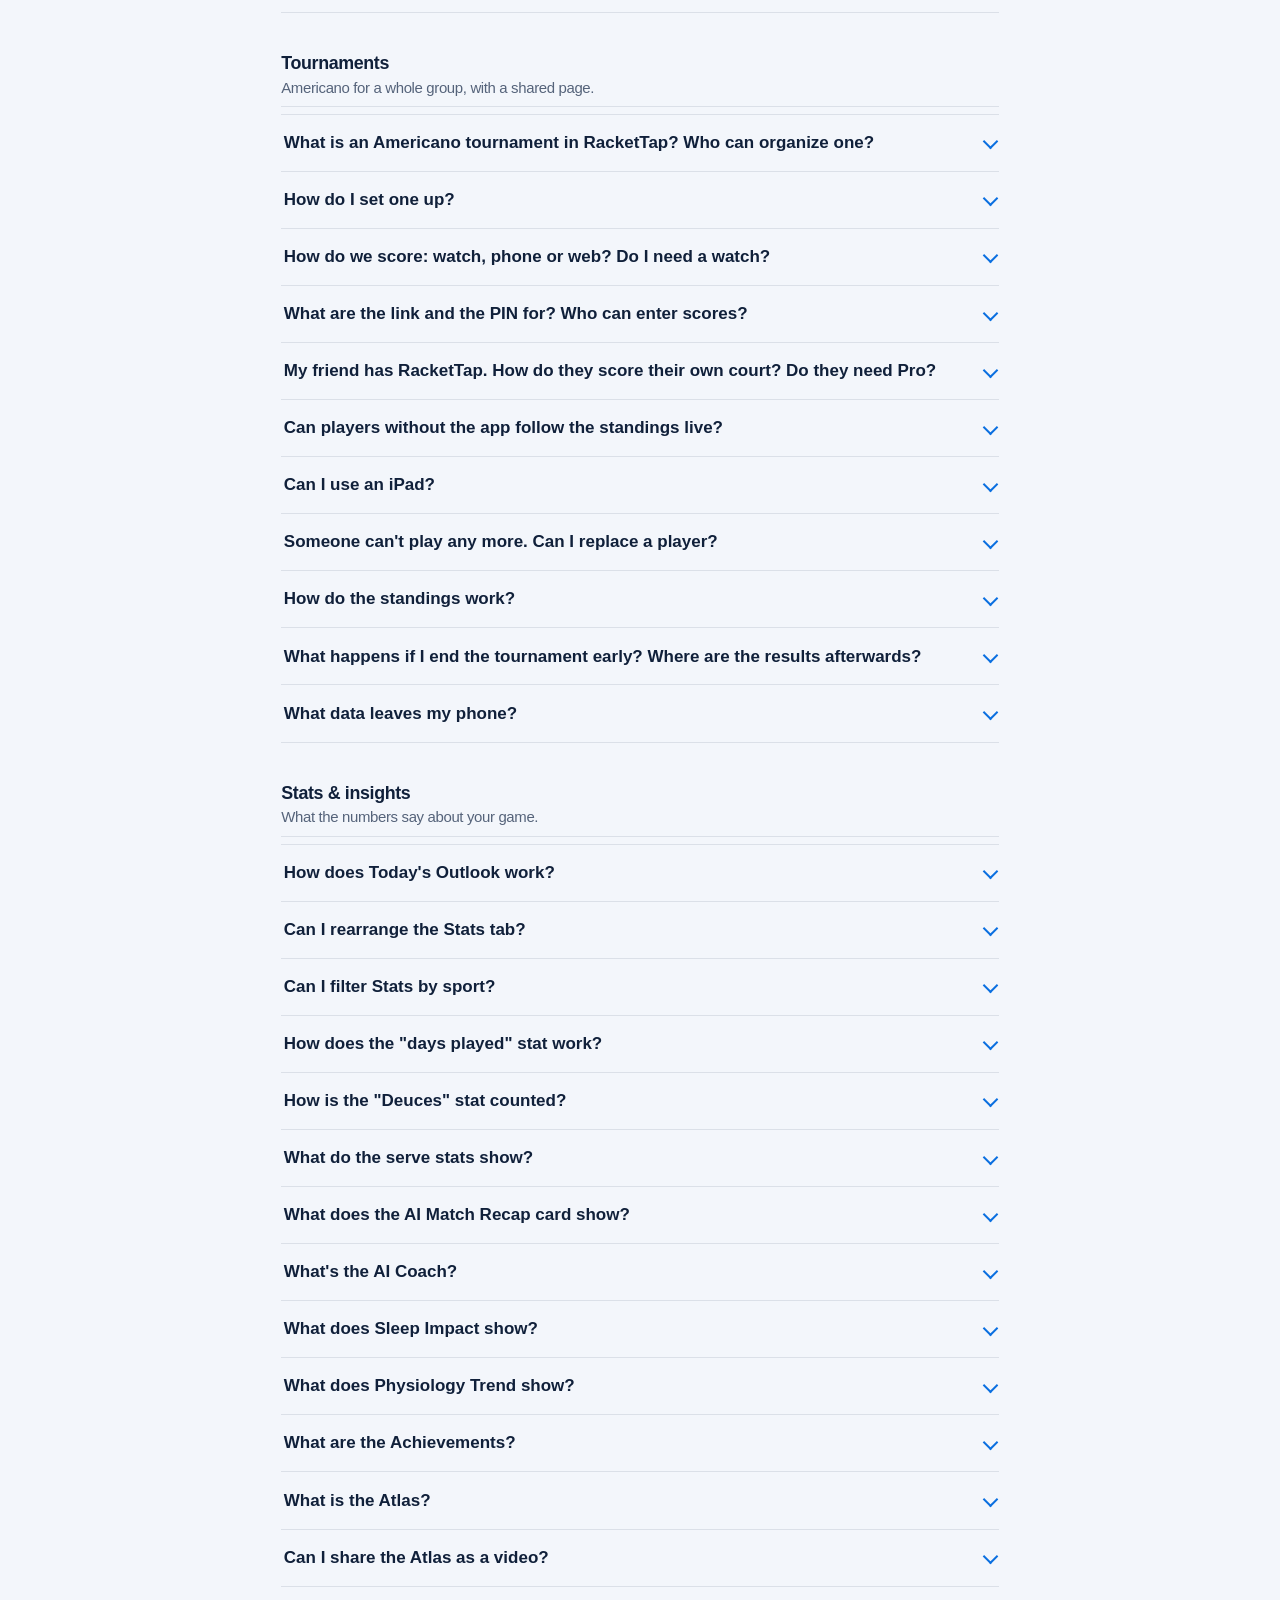
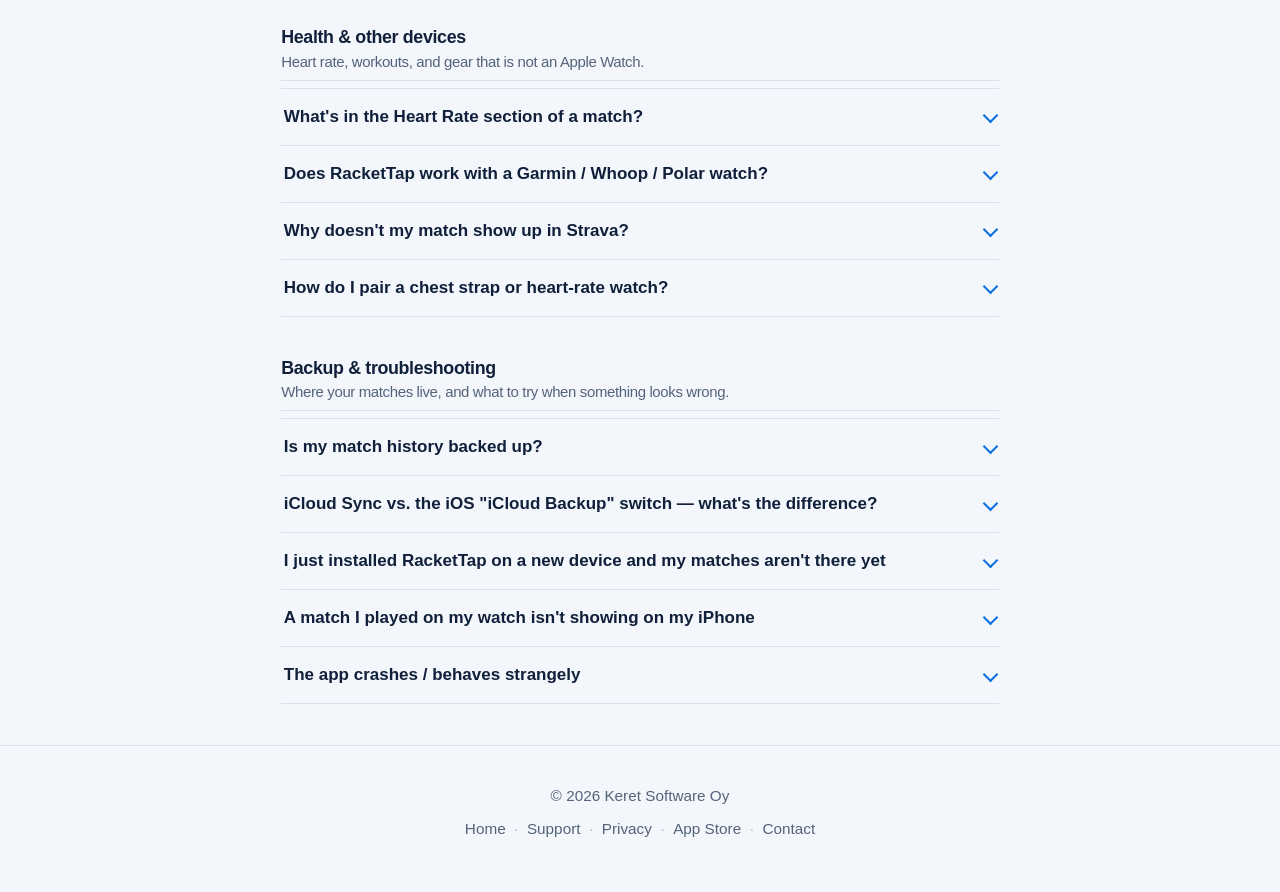
<file: support/index.html>
<!DOCTYPE html>
<html lang="en">
<head>
<meta charset="UTF-8">
<meta name="viewport" content="width=device-width, initial-scale=1.0">
<title>Support — RacketTap</title>
<link rel="stylesheet" href="../style.css?v=8">
<link rel="icon" type="image/png" href="../icon.png">
</head>
<body>

<nav class="nav">
  <a class="nav-brand" href="../">
    <img src="../icon.png" alt="">
    RacketTap
  </a>
  <a class="nav-link" href="../">Home</a>
  <a class="nav-link" href="../support/">Support</a>
  <a class="nav-link" href="../privacy/">Privacy</a>
  <a class="btn-store" href="https://apps.apple.com/app/id6769837930" target="_blank" rel="noopener">
    <svg viewBox="0 0 384 512" aria-hidden="true"><path d="M318.7 268.7c-.2-36.7 16.4-64.4 50-84.8-18.8-26.9-47.2-41.7-84.7-44.6-35.5-2.8-74.3 20.7-88.5 20.7-15 0-49.4-19.7-76.4-19.7C63.3 141.2 4 184.8 4 273.5q0 39.3 14.4 81.2c12.8 36.7 59 126.7 107.2 125.2 25.2-.6 43-17.9 75.8-17.9 31.8 0 48.3 17.9 76.4 17.9 48.6-.7 90.4-82.5 102.6-119.3-65.2-30.7-61.7-90-61.7-91.9zm-56.6-164.2c27.3-32.4 24.8-61.9 24-72.5-24.1 1.4-52 16.4-67.9 34.9-17.5 19.8-27.8 44.3-25.6 71.9 26.1 2 49.9-11.4 69.5-34.3z"/></svg>
    App&nbsp;Store
  </a>
</nav>


<header class="page-header">
  <h1>Support</h1>
</header>

<main class="legal">

  <p>RacketTap is a personal side-project app, maintained by one person. Bug reports, suggestions, and questions are welcome.</p>

  <h2>Contact</h2>
  <p>Email: <a href="mailto:matan504@gmail.com">matan504@gmail.com</a></p>
  <p>For bug reports, please include your iPhone and Apple Watch model + their OS versions. A screenshot or the details of the match where the problem happened helps a lot.</p>

  <h2>Frequently asked</h2>

  <!-- Forty-nine questions in one unbroken run was unreadable: nobody
       scrolls a wall of closed rows looking for the one that matches
       their problem. Grouped, with a jump row, the page can be scanned
       in a second. No question was reworded — only moved. -->
  <!-- Three different screens get called "Settings" in these answers, and a
       reader who opens the wrong one finds nothing. Naming them once here is
       cheaper than qualifying every sentence, though every sentence is
       qualified too. -->
  <div class="settings-key">
    <p>Answers below point to one of three places:</p>
    <ul>
      <li><strong>the app's Settings tab</strong> — the last tab in RacketTap on your iPhone.</li>
      <li><strong>the watch app's Settings</strong> — in RacketTap on your Apple Watch.</li>
      <li><strong>iOS Settings</strong> — Apple's Settings app.</li>
    </ul>
  </div>

  <nav class="faq-jump" aria-label="Jump to a section">
    <a href="#getting-started">Getting started</a>
    <a href="#scoring">Scoring a match</a>
    <a href="#sports">Sports &amp; formats</a>
    <a href="#players">Players &amp; venues</a>
    <a href="#sharing">Watching &amp; sharing</a>
    <a href="#tournaments">Tournaments</a>
    <a href="#stats">Stats &amp; insights</a>
    <a href="#health">Health &amp; other devices</a>
    <a href="#backup">Backup &amp; troubleshooting</a>
  </nav>

  <section class="faq-section scroll-in" id="getting-started">
    <h3 class="faq-heading">Getting started<span>Installing, and your first match.</span></h3>
  <details class="qa">
    <summary>How do I get the watch app installed?</summary>
    <div class="qa-body">
      <p>If you've installed RacketTap on your iPhone and you have a paired Apple Watch, the watch app installs automatically within a minute or two. If it doesn't appear: open the <em>Watch</em> app on your iPhone → scroll to "Available Apps" → tap "Install" next to RacketTap.</p>
    </div>
  </details>
  <details class="qa">
    <summary>How do I start scoring on the watch?</summary>
    <div class="qa-body">
      <p>The watch home screen has a small sport switcher at the top. Pick your sport, and the Start buttons underneath fire a match of that type. Single tap for your team, double tap for the opponents, long-press to undo the last point.</p>
    </div>
  </details>
  <details class="qa">
    <summary>What sports does RacketTap support?</summary>
    <div class="qa-body">
      <p>Padel, tennis, badminton and pickleball. All four sports share the same scoring system; the difference is in the format options. Padel has five formats — Normal (full padel scoring), Mixing (rotating partners, running games), Training (workout-only), Americano (point-based rounds, also run as a group <a href="#tournaments">tournament</a>), and Tiebreak (single standalone tiebreak). Tennis has singles + doubles, best-of-3 or best-of-5, optional final-set match tiebreak to 7 / 10 / 12, and Advantage or No-Ad deuce. Badminton has singles + doubles, best of 1/3/5 games, real BWF rally scoring, and three point formats (21, 15, or 11).</p>
    </div>
  </details>
  <details class="qa">
    <summary>Can I score a match on the iPhone without my watch?</summary>
    <div class="qa-body">
      <p>Yes — open the Live tab and tap "Start a match on this phone". Pick the sport, format, and players, then tap left half of the scoreboard for your point, right half for theirs, long-press to undo. Three free phone-started matches; Pro removes the cap.</p>
    </div>
  </details>
  </section>

  <section class="faq-section scroll-in" id="scoring">
    <h3 class="faq-heading">Scoring a match<span>On the watch, on the phone, or with a button in your hand.</span></h3>
  <details class="qa">
    <summary>Can I score with a Bluetooth selfie / camera remote?</summary>
    <div class="qa-body">
      <p>Yes. Pair the remote first in <em>iOS Settings → Bluetooth</em> (most are listed as "AB Shutter3", "BR-100", "Dispho-XXXX", etc.), then open <em>the app's Settings tab → Bluetooth Remote</em>. Press the button to confirm the remote is being seen. Default behavior: single press scores YOU, double press scores THEM, triple-press or long-press undoes. You can change what a single press does (YOU / THEM / Alternate) on the same screen. Any standard Bluetooth shutter remote works, whichever way it behaves — ones that only send "volume up", ones that alternate up and down, ones that send a keyboard key (common on the "Android" button of dual-mode remotes), and ones that fire twice per click.</p>
    </div>
  </details>
  <details class="qa">
    <summary>My Bluetooth remote doesn't change the score — what do I check?</summary>
    <div class="qa-body">
      <p><strong>Turn your iPhone's volume down two or three steps first.</strong> This is by far the most common cause. Most remotes score by sending a "volume up" keypress, and when the phone is already at maximum volume there is no higher volume to move to, so iOS reports nothing at all to the app — the remote is fine, the phone simply has nothing to tell us. If you had turned the volume up to hear the spoken score, anywhere below maximum still works fine for announcements. RacketTap lowers the volume for you where iOS permits it, but iOS gives apps no reliable way to change the system volume, so on many devices it can only warn you: you'll see that warning on the Live screen and in <em>the app's Settings tab → Bluetooth Remote</em>.</p>
      <p>If that isn't it: make sure you're in a phone-scored match (the remote works in matches you start from the Live tab, not while scoring on the watch); check the remote still appears in <em>iOS Settings → Bluetooth</em> and swap its battery, since these remotes are cheap and often ship half-dead; and confirm presses are arriving at all by watching the Event Log in <em>the app's Settings tab → Bluetooth Remote</em>. A quick independent test: open the stock <em>Camera</em> app and press the remote — if it takes a photo, the remote is reaching your iPhone.</p>
      <p>If single presses work but a double press sometimes scores your own point twice instead of the opponents', your remote's two clicks are arriving further apart than RacketTap expects. Press the remote twice in <em>the app's Settings tab → Bluetooth Remote</em> and look at the Event Log: each row shows the gap in milliseconds since the previous press. Drag <em>Double-press window</em> to comfortably above that number. A wider window makes double presses reliable, at the cost of every single press waiting that bit longer before it scores.</p>
      <p>Still stuck? <em>the app's Settings tab → Bluetooth Remote → Save or send log</em> produces a small text file with your device model, app version, remote settings and press timings — no match data, names, or location — and you can email it to <a href="mailto:matan504@gmail.com">matan504@gmail.com</a>. It shows exactly what the phone is seeing.</p>
    </div>
  </details>
  <details class="qa">
    <summary>How do I set who serves — and see who's serving?</summary>
    <div class="qa-body">
      <p>A tennis-ball marker shows who is serving, with the server's name beside it — on the watch scoreboard, the iPhone Live board and the iPad court board. The names are the players you picked for the match on the iPhone; without names, the watch shows <em>You</em>, <em>Partner</em>, <em>Them 1</em> and <em>Them 2</em>.</p>
      <p>To change the server, tap the ball. In doubles, each tap moves one step from where you started: the other team, then the same team's other player, then the other team's other player, then back to the start. RacketTap then follows the serve order for the rest of the set: each player serves one game in turn, and in a tie-break the next player serves one point, then two at a time. A new set keeps the same order; tap the ball to change it. In singles, a tap hands the serve to the other player.</p>
      <p>With the spoken score on, the iPhone says who serves next after each game — "Alex to serve." To switch that off, open <em>the app's Settings tab → Voice</em> and turn off <strong>Announce server</strong>.</p>
      <p>Serve tracking is on in every format that has a server — everything except Training. In Americano the serve passes after a set number of points in a row (<em>Serves per turn</em>, 2 or 4, in the Americano settings). For badminton and pickleball serve tracking, see the questions in <a href="#sports">Sports &amp; formats</a>.</p>
    </div>
  </details>
  <details class="qa">
    <summary>How do I change my Default Match Type or Americano point cap?</summary>
    <div class="qa-body">
      <p>On the watch, open the watch app's <strong>Settings → Padel</strong> and pick the format the Start button uses (Normal / Mixing / Training / Americano / Tiebreak). For a single Americano match, scroll down in the watch app's Settings to <em>Americano → Points per round</em> (or use the same setting on the iPhone under Settings → Padel) to change the round-point cap. A tournament sets its own points per match when you create it; see <a href="#tournaments">Tournaments</a>.</p>
    </div>
  </details>
  <details class="qa">
    <summary>How do I make the iPhone read the score out loud?</summary>
    <div class="qa-body">
      <p>On the iPhone, open <em>the app's Settings tab</em> and switch on <strong>"Speak the score"</strong> in the <em>Voice</em> section. (The Voice section appears once at least one format is switched on under <em>Live court scoreboard</em>, higher up the same screen.) Turning "Speak the score" on reveals the rest of the voice options underneath it: <em>Language</em>, <em>Voice</em>, <em>Verbosity</em> (Full / Highlights / Milestones), and a volume slider — release the slider to hear a sample. The voice language is independent from the app's UI language; it offers <em>System</em>, <em>English</em>, <em>Suomi</em>, <em>Español</em>, <em>עברית</em>, and <em>Deutsch</em>. Announcements play through the iPhone speaker even when the silent switch is on. The <em>Background music</em> option decides whether any music playing dips for every call, only for big moments, or never. Once announcements are on, a speaker button appears on the Live view so you can mute and un-mute mid-match without going back to Settings.</p>
    </div>
  </details>
  <details class="qa">
    <summary>How do I get a better-sounding voice?</summary>
    <div class="qa-body">
      <p>The voices iOS ships with by default are the basic ones. Apple also offers much more natural <strong>Enhanced</strong> and <strong>Premium</strong> voices, but they are large files, so you have to download them yourself first. The most reliable place to do that is <em>iOS Settings → Accessibility → Live Speech</em>: under <strong>Preferred Voices</strong>, add the language you want, and you'll see the Enhanced and Premium voices listed with a download button beside each — for German, for example, <em>Anna (Premium)</em>. Tap to download one, then come back to RacketTap.</p>
      <p>That's it — RacketTap picks the best-quality installed voice for your announcement language automatically, so a freshly downloaded Premium voice is used from the next announcement onward. If you'd rather choose a specific one, open <em>the app's Settings tab → Voice</em>: every installed voice for that language is listed with its quality, and the preview button lets you hear each one before you commit.</p>
      <p>Voices you download are a system-wide resource, not an app setting, so any app that speaks can use them. There is more than one route to the same download screen, which is why other guides may send you elsewhere: on iOS 26 it is also under <em>Accessibility → Read &amp; Speak → Voices</em>, and on iOS 18 and earlier that same pane was called <em>Spoken Content</em>. All of these download the same voices — use whichever you find first.</p>
    </div>
  </details>
  <details class="qa">
    <summary>Which UI languages does RacketTap support?</summary>
    <div class="qa-body">
      <p>Six options on both iPhone and watch: <em>System</em>, <em>English</em>, <em>Suomi</em>, <em>Español</em>, <em>Deutsch</em>, and <em>עברית</em>. On the iPhone, that's in <em>the app's Settings tab → App Language</em>. On the watch, in the watch app's <em>Settings → App Language</em>. The watch picker is independent so you can mix and match (e.g., Hebrew on iPhone, English on watch) — useful when your watchOS device language doesn't match what you want in RacketTap. RTL layout kicks in automatically when Hebrew is selected. The spoken-score language is set separately, in the Settings tab's <em>Voice</em> section. More languages can be added per request.</p>
    </div>
  </details>
  <details class="qa">
    <summary>Can I keep score for a match I am not playing in?</summary>
    <div class="qa-body">
      <p>Yes — turn on <em>Scorekeeper mode</em> in the watch app's Settings, above Mirroring. The scoreboard reads BLUE and ORANGE instead of YOU and THEM, a cyan SCOREKEEPER badge shows while it is on, and no workout is started.</p>
      <p>Scorekeeper matches stay out of your win rate, court time, streaks and Health data, and are hidden from the Matches tab behind a filter toggle. The setting stays on until you turn it off. Pro feature.</p>
    </div>
  </details>
  </section>

  <section class="faq-section scroll-in" id="sports">
    <h3 class="faq-heading">Sports &amp; formats<span>Padel, tennis, badminton and pickleball — each by its own rulebook.</span></h3>
  <details class="qa">
    <summary>How do I configure the tennis format?</summary>
    <div class="qa-body">
      <p>In the watch app's <em>Settings → Tennis</em>. Pick best-of-3 or best-of-5, toggle "Final-set match tiebreak" on (and choose 7 / 10 / 12) if your league uses one, and pick Advantage or No-Ad for the deuce rule. Star Point is padel-only — it's intentionally not in the tennis list. These settings apply to every tennis match you start; matches in progress are unaffected by changes mid-session.</p>
    </div>
  </details>
  <details class="qa">
    <summary>What's the difference between the padel match types?</summary>
    <div class="qa-body">
      <ul>
      <li><strong>Normal</strong> — a full padel match. Standard game/set/match scoring with your chosen deuce rule (Star Point, Golden Point, or Advantage).</li>
      <li><strong>Mixing</strong> — for casual sessions with rotating partners. Each rally still uses standard game scoring, but games accumulate into a single running tally (no sets, no match winner). End it when you're done playing.</li>
      <li><strong>Training</strong> — workout only. Starts an Apple Health Tennis workout without any scoring UI. No taps to score; just hit start and end.</li>
      <li><strong>Americano</strong> — point-counting format. Each tap is one point, and a round ends when the total points reach a cap (default 32, configurable in Settings). Multiple rounds make up a session; the summary shows rounds won/lost and total points. For a group of 4 to 24 players with rotating partners and one standings table, use an Americano <a href="#tournaments">tournament</a>.</li>
      <li><strong>Tiebreak</strong> — a single standalone tiebreak. First to your chosen number of points (default 7), win by 2; winning it ends the match. Made for when you've only got a few minutes left on the court. Saved matches show a TIEBREAK badge in the Matches tab.</li>
      </ul>
    </div>
  </details>
  <details class="qa">
    <summary>Can I change the padel set format (single set, games per set, no tiebreak)?</summary>
    <div class="qa-body">
      <p>Yes — on the watch, open the watch app's <em>Settings → Padel match</em>. You can pick how many sets win the match (single set, best-of-3, or best-of-5), how many games win a set (4–9), and the set-win rule: <em>Win by 2</em> (with a tiebreak at the games cap, the classic behaviour) or <em>First to N</em> (the set ends the instant a team reaches the cap — no tiebreak). The same page sets the points for the standalone <strong>Tiebreak</strong> match type. Defaults reproduce a standard match exactly (best-of-3, 6 games, win-by-2), and changes only apply to matches you start afterwards.</p>
    </div>
  </details>
  <details class="qa">
    <summary>Which badminton rules does RacketTap use?</summary>
    <div class="qa-body">
      <p>RacketTap follows official BWF rules: rally scoring (every rally awards a point regardless of who served); games to 21, win by 2 — at 20-20 play continues until one side leads by two; if it reaches 29-29, the winner of the 30th rally takes the game (golden point cap). Matches are best of 1, 3, or 5 games; the default is best of 3. Singles and doubles are both supported. Service rotation follows BWF convention — serving side changes when the receiving team wins a rally, service court (right or left) is determined by the server's score parity, and between games RacketTap prompts you to confirm the first server. Interval cues fire at official midpoints (11 in a 21-point game, 8 in a 15-point game, 6 in an 11-point game) via haptic and voice.</p>
    </div>
  </details>
  <details class="qa">
    <summary>Can I play 11 or 15 point badminton games?</summary>
    <div class="qa-body">
      <p>Yes — on the watch, open the watch app's <em>Settings → Badminton</em>. Three point formats are available:</p>
      <ul>
      <li><strong>21</strong> — official BWF. Games to 21, win by 2 at 20-20, golden point at 30.</li>
      <li><strong>15</strong> — the new official BWF standard arriving January 2027. Games to 15, win by 2 at 14-14, golden point at 21.</li>
      <li><strong>11</strong> — official BWF short format. Games to 11, sudden death at 10-10 (the winner of the next rally takes the game). A house-rule toggle in the watch app's Settings switches this to "win by 2, cap 15" if your group prefers that style instead.</li>
      </ul>
    </div>
  </details>
  <details class="qa">
    <summary>How does badminton serve tracking work?</summary>
    <div class="qa-body">
      <p>The watch scoreboard shows a serving indicator next to the team currently holding the serve. A small letter — <strong>R</strong> or <strong>L</strong> — shows the active service court: right when the server's score is even, left when odd, per BWF rules. The rally winner always takes the next serve; you don't need to tap anything to transfer it. At the start of each game you set who serves first using the flip control on the watch scoreboard (tap the serving indicator or the dedicated flip button), and RacketTap handles the rest of the service rotation automatically from there.</p>
    </div>
  </details>
  <details class="qa">
    <summary>Does badminton count as a workout in Apple Health?</summary>
    <div class="qa-body">
      <p>Yes — each badminton match is saved to Apple Health as a <strong>Badminton</strong> workout, so it appears in your Health app and Fitness Rings with the correct sport label — not as a generic or tennis workout. Heart rate, active calories, duration, and a GPS location marker are logged, the same as for padel and tennis matches.</p>
    </div>
  </details>
  <details class="qa">
    <summary>Which pickleball rules does RacketTap use?</summary>
    <div class="qa-body">
      <p>By default, RacketTap uses side-out scoring (only the serving team can score a point), which is the traditional pickleball rule — games to 11, win by 2. A rally-scoring option is available in the watch app's Settings for groups that prefer it. In doubles, server numbers are tracked — the first server each side-out is Server 1, the second is Server 2, and RacketTap announces the number with each serve change so everyone on court stays in sync. Three point formats are supported: 11 (default), 15, and 21.</p>
    </div>
  </details>
  </section>

  <section class="faq-section scroll-in" id="players">
    <h3 class="faq-heading">Players &amp; venues<span>Who you played, and where.</span></h3>
  <details class="qa">
    <summary>How do I tag players on a match?</summary>
    <div class="qa-body">
      <p>On your iPhone, open the Matches tab, tap a match, then tap each player slot. You can pick from your saved players or add a new one. Tagged player names <em>do</em> sync back to the watch — open the same match on your watch and you'll see the YOU / THEM block under the headline. Edits made while the watch is off your wrist queue up safely and arrive when you put it back on. Training sessions don't have player slots (training is workout-only), and neither do Americano sessions. A tournament takes its player names from the tournament setup on the iPhone, and partners rotate every round; see <a href="#tournaments">Tournaments</a>. Tennis singles matches show one slot per team instead of two.</p>
    </div>
  </details>
  <details class="qa" id="call-names">
    <summary>How do I choose how players are called out?</summary>
    <div class="qa-body">
      <p>On the iPhone, open <em>the app's Settings tab</em> and find <strong>"Call players by"</strong> in the <em>Voice</em> section. Pick <strong>Surname</strong> (the way tennis is called) or <strong>First name</strong>. It applies to the names on the Live board, the server's name on the watch and the spoken score. For anyone who goes by something else, open that player in your roster and fill in <strong>"Called as"</strong>: that name always comes first, whichever style you chose. It applies to every match you score and share from then on.</p>
    </div>
  </details>
  <details class="qa">
    <summary>I tagged some matches before the latest update and the names aren't on the watch yet — can I backfill?</summary>
    <div class="qa-body">
      <p>Yes. On the iPhone, open <em>the app's Settings tab → "Sync all matches to watch"</em>. That sends every match to the watch in one batch — adding any that are missing and refreshing player tags, venue names and team names on the rest. Payloads queue safely if the watch is offline.</p>
    </div>
  </details>
  <details class="qa">
    <summary>How do I manage remembered venues?</summary>
    <div class="qa-body">
      <p>The first time you label a court on a match, RacketTap remembers it. Future matches at the same spot auto-fill that name. Once you have at least one remembered venue, a <em>Venues</em> row appears in the app's Settings tab — tap to rename or swipe to delete.</p>
    </div>
  </details>
  <details class="qa">
    <summary>Where do I see the map and weather for a match?</summary>
    <div class="qa-body">
      <p>On your iPhone, open the Matches tab, tap any match — you'll see an embedded map centered on where you played, plus a Weather row in the Stats section (temperature + humidity captured at workout start). Tap the map to open the location in the Maps app. If a match has no map / weather, it usually means the watch didn't get a usable GPS fix at the time (indoor courts, location permission denied, etc.).</p>
    </div>
  </details>
  <details class="qa">
    <summary>Settings is offering to merge two venue names — why?</summary>
    <div class="qa-body">
      <p>Because they look like one court saved under two spellings — a capital letter or a different word order is enough. Until they are merged, that court's matches are split between the two names, and so are its stats.</p>
      <p>Open the app's Settings tab → <em>Venues</em>. Each suggested pair shows how many matches use each spelling. Tap the one to keep and every match moves across; nothing is deleted, and an Undo row appears afterwards. Names that differ only by a stray space are tidied automatically. Typing a name that matches one you already use keeps your existing spelling.</p>
    </div>
  </details>
  </section>

  <section class="faq-section scroll-in" id="sharing">
    <h3 class="faq-heading">Watching &amp; sharing<span>Let people follow along, live or afterwards.</span></h3>
  <details class="qa">
    <summary>What is the Live tab on the iPhone?</summary>
    <div class="qa-body">
      <p>The courtside scoreboard — the first tab on the iPhone. It's also where you start a match on the phone, join a friend's live match and open <a href="#tournaments">Tournaments</a>. Place the iPhone sideways at the side of the court and it mirrors the watch in real time — big sets / games / current-game points so the score is readable from across the net. Under <em>Settings → Live court scoreboard</em> you choose which formats (Normal / Mixing / Americano) jump straight to Live when a watch match starts; Training never appears in Live. The iPhone screen stays awake while the Live tab is open, then resumes normal sleep behaviour when you switch tabs.</p>
    </div>
  </details>
  <details class="qa">
    <summary>Can I flip the Live view so the orange (THEM) side is on the left?</summary>
    <div class="qa-body">
      <p>Yes. Tap the arrow-swap button centered at the top of the Live view to swap the YOU and THEM cards — they slide across, and team colors travel with the team (blue YOU and orange THEM stay matched, the cards just change position). Useful when you're standing on the right side of the court and want the layout to mirror what you actually see.</p>
    </div>
  </details>
  <details class="qa">
    <summary>Can the Live view swap sides automatically when we change ends?</summary>
    <div class="qa-body">
      <p>Yes. On the iPhone, open <em>Settings → Live court scoreboard → Change ends</em> and pick <strong>Every set</strong> (the default), <strong>Off</strong>, or <strong>Follow watch</strong> (which uses the watch app's own <em>Swap sides</em> setting). The courtside Live scoreboard then flips automatically at the end of each set — for watch and phone-scored matches alike — and if voice readout is on you'll hear "Change ends." The manual swap button still works and layers on top. (The watch's own wrist scoreboard stays fixed — only the courtside phone display flips.)</p>
    </div>
  </details>
  <details class="qa">
    <summary>Can I share my live match to a friend's phone?</summary>
    <div class="qa-body">
      <p>Yes — tap the Share button at the top of the Live tab. Your friend opens the Live tab on their iPhone and taps "Join a live match". Approve their request and the score streams to their phone in real time over Bluetooth (no internet, no accounts). If they have RacketTap on their watch, it mirrors there too. When the match ends, they're offered to save a copy to their own history.</p>
    </div>
  </details>
  <details class="qa">
    <summary>Can someone follow my match online, from anywhere?</summary>
    <div class="qa-body">
      <p>Yes, with Pro. On the Live tab tap <em>Share</em>, then <em>"Share online"</em>, and RacketTap gives you a web link. Send it to anyone (Messages, WhatsApp, wherever) and they can open it in any browser to follow the live score — no app and no account needed. The page updates every few seconds and shows the final result when you finish; tap <em>"Stop sharing"</em> any time to end it, and the link expires automatically a few hours after the match. Only the running score and the team names you typed are shown — no heart rate, no location. Note that anyone with the link can view it, so share it only with people you want watching.</p>
    </div>
  </details>
  <details class="qa">
    <summary>Can I share a match with a friend who also uses RacketTap?</summary>
    <div class="qa-body">
      <p>Yes — on iPhone, open the match in the Matches tab and tap the Share button (top-right). Choose <em>"Share match file"</em> to send a <code>.rackettap</code> file via AirDrop, Messages, Mail, or Files; the recipient taps the file and it lands in their own match history with all the stats. Only one person needs to actually score the match — share it with everyone afterwards. To send several at once, open the Matches tab, tap the <strong>…</strong> menu → <em>"Select matches"</em>, tick the matches you want, and tap Share at the bottom. Match sharing is a Pro feature.</p>
    </div>
  </details>
  <details class="qa">
    <summary>Can I share a match as an image to Messages or Instagram?</summary>
    <div class="qa-body">
      <p>Yes — same Share button in match detail, choose <em>"Share as image"</em>. RacketTap renders a polished summary card (format-tinted background, big score, per-set breakdown, date and venue, plus avg heart rate) and opens the share sheet so you can send it anywhere. Each match card includes a sport and format badge so the shared image is sport-aware across all supported sports. Send it anywhere — Messages, Mail, Instagram, anywhere that accepts a picture. Pro feature.</p>
    </div>
  </details>
  </section>

  <section class="faq-section scroll-in" id="tournaments">
    <h3 class="faq-heading">Tournaments<span>Americano for a whole group, with a shared page.</span></h3>
  <details class="qa">
    <summary>What is an Americano tournament in RacketTap? Who can organize one?</summary>
    <div class="qa-body">
      <p>Everyone plays with and against everyone. Each round is played to a set number of points, partners change every round, and one table ranks every player. Creating a tournament, or joining a friend's, needs RacketTap Pro. Following one on the web page, and entering a court's score there, is free and needs no app.</p>
    </div>
  </details>
  <details class="qa">
    <summary>How do I set one up?</summary>
    <div class="qa-body">
      <p>On the iPhone open the Live tab, tap <strong>Tournament</strong>, then <strong>New tournament</strong>. Pick the number of players (4 to 24), the number of courts (up to one per four players) and the points per match (8 to 64), and type or choose the player names. RacketTap makes every round for you; you don't choose how many. To start, tap <strong>Start tournament now</strong>. Until the tournament ends, your watch and phone offer your next round instead of a normal match. The <strong>?</strong> button on the Tournament screen opens the in-app guide again.</p>
    </div>
  </details>
  <details class="qa">
    <summary>How do we score: watch, phone or web? Do I need a watch?</summary>
    <div class="qa-body">
      <p>No watch is needed. With a watch, tap the round card on it and play; <strong>Done</strong> sends the score and your next round is ready straight away. Without one, open the tournament, go to <em>Rounds</em> and tap <strong>Start match</strong> on your round to score on the phone. A phone left at a court can score that court for everyone. Players without the app can enter a court's score on the web page with the PIN.</p>
    </div>
  </details>
  <details class="qa">
    <summary>What are the link and the PIN for? Who can enter scores?</summary>
    <div class="qa-body">
      <p>Tap <strong>Share</strong> in the tournament to send the link and the PIN (6 digits). Anyone with the link can follow the rounds and standings. Anyone who also has the PIN can enter a court's final score on the web page, so share the PIN only with people you trust to score. The link stops working about 14 days after you create the tournament.</p>
    </div>
  </details>
  <details class="qa">
    <summary>My friend has RacketTap. How do they score their own court? Do they need Pro?</summary>
    <div class="qa-body">
      <p>Show them the QR code or send the link (<strong>Join with a link</strong>). They pick their name, and from then on their phone and watch score their own court, and the scores reach your app. Joining needs Pro. A friend without Pro can still use the web page.</p>
    </div>
  </details>
  <details class="qa">
    <summary>Can players without the app follow the standings live?</summary>
    <div class="qa-body">
      <p>Yes. Send the link; the page shows the rounds and the standings in any browser and updates by itself. With the PIN it also takes a court's score. No app and no account.</p>
    </div>
  </details>
  <details class="qa">
    <summary>Can I use an iPad?</summary>
    <div class="qa-body">
      <p>Yes, two ways. Stand an iPad at a court as a big scoreboard: tap <strong>Join a live match</strong> on it while the phone that scores that court shares its match. Or open the tournament's web page on the iPad to show the standings.</p>
    </div>
  </details>
  <details class="qa">
    <summary>Someone can't play any more. Can I replace a player?</summary>
    <div class="qa-body">
      <p>Yes. Open the tournament, go to the <em>Standings</em> tab, tap the player in the <em>Players</em> list, type or choose a name, then tap <strong>Replace</strong>. The new name plays the rest of the rounds and the old player keeps the rounds already played. You can't replace a player who has no matches left.</p>
    </div>
  </details>
  <details class="qa">
    <summary>How do the standings work?</summary>
    <div class="qa-body">
      <p>The table shows <strong>W</strong> (wins), <strong>L</strong> (losses), <strong>P</strong> (points scored in total) and <strong>+/-</strong> (points scored minus points conceded). Players are ranked by P, then +/-, then wins. A drawn round is neither a win nor a loss. Players level on all three share a rank.</p>
    </div>
  </details>
  <details class="qa">
    <summary>What happens if I end the tournament early? Where are the results afterwards?</summary>
    <div class="qa-body">
      <p>Tap <strong>End tournament</strong> whenever you're done, even before the last round. Scores can't be entered after it ends and normal matches are available again; you can reopen it later. History keeps one entry with the standings, and tapping a round shows its stats where this phone or watch saved the match.</p>
    </div>
  </details>
  <details class="qa">
    <summary>What data leaves my phone?</summary>
    <div class="qa-body">
      <p>Only when you create, join or score a tournament. From the privacy policy: <em>"When you create a tournament, RacketTap publishes its name, the players' names, the courts and the round schedule to a public record in Apple's iCloud, addressed by a long, random link, plus a hashed copy of the PIN."</em> Entering a score with the PIN sends the two scores and, if typed, a short name to a small RacketTap service that checks the PIN. If you join a friend's tournament in the app, your scores for your own matches are sent the same way, with your player name as a short note. No Apple ID, device identifier, Health data or location is included, and the app deletes tournament records 14 days after creation (the next time you open it), or immediately when you delete the tournament. Entered results remain only as scores that can no longer be linked to the tournament or its players. Full wording: <a href="../privacy/">Privacy</a>.</p>
    </div>
  </details>
  </section>

  <section class="faq-section scroll-in" id="stats">
    <h3 class="faq-heading">Stats &amp; insights<span>What the numbers say about your game.</span></h3>
  <details class="qa">
    <summary>How does Today's Outlook work?</summary>
    <div class="qa-body">
      <p>At the top of the Stats tab, Today's Outlook compares this morning with your own last 30 days: last night's sleep, resting heart rate, HRV, breathing rate and wrist temperature, plus how many days in a row you've been on court. It reads <em>Ready to play</em>, <em>Take it easy today</em> or <em>Consider a rest day</em>, and it warns only when two or more of those signals are off together.</p>
      <p>For the first week or so it shows <em>Still learning your normal</em> while it collects readings. It needs an Apple Watch or another wearable that saves sleep and heart data to Apple Health, and the card appears only on mornings with a reading. With Apple Intelligence on, tap the card and the AI Coach explains what it saw. Pro feature. It's a guide for your day on court, not medical advice.</p>
    </div>
  </details>
  <details class="qa">
    <summary>Can I rearrange the Stats tab?</summary>
    <div class="qa-body">
      <p>Yes. Tap the controls icon in the top right of the Stats tab to open <em>Customize Stats</em>. Drag rows to reorder, toggle to hide sections. The four headline tiles at the top and the lifetime "days played" card stay pinned and always show first.</p>
    </div>
  </details>
  <details class="qa">
    <summary>Can I filter Stats by sport?</summary>
    <div class="qa-body">
      <p>Yes — the Stats tab has a sport segmented picker right above the time-range picker (All / Padel / Tennis / Badminton / Pickleball). Switching it scopes the sections underneath — opponent breakdown, Best Days, Sleep Impact, Physiology Trend and AI Insight all follow the sport you pick. Form &amp; Streaks and Achievements always cover your whole history.</p>
    </div>
  </details>
  <details class="qa">
    <summary>How does the "days played" stat work?</summary>
    <div class="qa-body">
      <p>On the iPhone Stats tab you'll see a "days played" total. You can seed the starting number in two places: during first setup on the watch or the first time you open the iPhone Stats tab. The value syncs across both devices automatically. From then on, every day you finish at least one match, mixing session, training, or Americano session counts as one more day. You can edit the baseline anytime in the app's Settings tab → <em>Padel Activity</em>.</p>
    </div>
  </details>
  <details class="qa">
    <summary>How is the "Deuces" stat counted?</summary>
    <div class="qa-body">
      <p>One count per game that reached 40-40 at least once, credited to whichever side won that game. Multi-cycle deuce battles still count as a single game — a game that swung through 40-40 three times before YOU finally won adds <em>one</em> to YOUR side of the Deuces card, not three. So if you had three games go to deuce in the range and you won two of them, the headline reads "3 games reached deuce · YOU 2 · THEM 1."</p>
    </div>
  </details>
  <details class="qa" id="serve-stats">
    <summary>What do the serve stats show?</summary>
    <div class="qa-body">
      <p>The <strong>Serve</strong> section of the Stats tab compares your serve with your partners' serve in doubles: points won on serve, service games held and break points saved, plus your service games held by month. Tap <strong>ⓘ</strong> beside any number for a short explanation.</p>
      <p>Open a partner in <em>Players</em> and the Serve section puts your serve and theirs side by side for your matches together. On an opponent's page, it shows how your team did against their serve.</p>
      <p>The numbers come from padel and tennis doubles matches played with serve order tracked. Earlier matches are not counted.</p>
    </div>
  </details>
  <details class="qa">
    <summary>What does the AI Match Recap card show?</summary>
    <div class="qa-body">
      <p>Every finished match opens with a 2–3 sentence personalized recap at the top of the detail view. It references your score, your effort (duration, avg HR), and — if you've granted Health access — how you slept and how recovered you were that day, described in plain words. It's free on every device. On iPhone 15 Pro and newer with iOS 26 and Apple Intelligence enabled, the recap is written by Apple's on-device language model. On older iPhones (13, 14, non-Pro 15) you get a clean summary computed from the same data instead. Tap the regenerate button on the card to re-roll the recap.</p>
    </div>
  </details>
  <details class="qa">
    <summary>What's the AI Coach?</summary>
    <div class="qa-body">
      <p>The sparkles icon at the top of the Stats tab opens a chat with a coach that knows your own match history. Ask it about your matches, partners, opponents, courts and how you slept — for example "When was my last match and where?", "Which partner do I win with the most?", "Which opponent do I struggle most against?" or "How did I sleep last night?". Tap the question-mark button in the chat for more examples. It answers from your own data only, so it won't give technique or equipment advice. It runs on Apple's on-device language model, and nothing leaves your phone. Requires Apple Intelligence (iPhone 15 Pro or newer with iOS 26). Pro feature.</p>
    </div>
  </details>
  <details class="qa">
    <summary>What does Sleep Impact show?</summary>
    <div class="qa-body">
      <p>A bar chart in the Stats tab that buckets your decided matches by hours of sleep the night before (&lt;6h / 6–7h / 7–8h / 8h+) and shows your win rate in each bucket. Underneath, a one-line interpretation calls out your strongest window (e.g., "You play your best on 7–8h of sleep — 67% win rate"). With fewer than 4 sample matches the chart calls itself out as light on data rather than crowning a window prematurely. Requires Health permission for sleep.</p>
    </div>
  </details>
  <details class="qa">
    <summary>What does Physiology Trend show?</summary>
    <div class="qa-body">
      <p>Two stacked mini-charts — resting heart rate and VO2 max over the time range — with an interpretive verdict underneath each. Resting HR trending down is usually a good aerobic-fitness signal (highlighted green); trending up suggests fatigue or under-recovery (highlighted orange). VO2 max trending up means improving cardio fitness. Both insights appear only once there are at least 4 data points — to avoid drawing conclusions from too little data.</p>
    </div>
  </details>
  <details class="qa">
    <summary>What are the Achievements?</summary>
    <div class="qa-body">
      <p>27 badges in the Stats tab across all four sports — your first match, three matches in one day, a marathon match of over two hours, winning streaks, and more. They unlock automatically as you play; tap any badge to read what it's for.</p>
    </div>
  </details>
  <details class="qa">
    <summary>What is the Atlas?</summary>
    <div class="qa-body">
      <p>The Atlas is your season drawn as a map. Every match you played with location available becomes a dot on a court, and the Atlas flies between them in the order you played, showing each place with its own record, the time of year you were there and how far it was from home. Open it from the card on the Stats tab, or from a match in the Matches tab to fly straight to that court.</p>
      <p>It is drawn on your phone from the locations saved with your matches. Nothing is uploaded.</p>
    </div>
  </details>
  <details class="qa">
    <summary>Can I share the Atlas as a video?</summary>
    <div class="qa-body">
      <p>Yes. Tap the share button on the Atlas and RacketTap renders a short vertical video of the flight — your courts in order, with the season's win rate and court time on the closing frame — ready for Instagram, a group chat, or anywhere else. Pick from several soundtracks. Rendering takes a few seconds and happens on your phone.</p>
      <p>Your phone's silent switch mutes it; the speaker button overrides that if you want sound anyway.</p>
    </div>
  </details>
  </section>

  <section class="faq-section scroll-in" id="health">
    <h3 class="faq-heading">Health &amp; other devices<span>Heart rate, workouts, and gear that is not an Apple Watch.</span></h3>
  <details class="qa">
    <summary>What's in the Heart Rate section of a match?</summary>
    <div class="qa-body">
      <p>The Heart Rate section mirrors what Apple Health shows for a workout: an "Avg Heart Rate" headline, a candle-bar chart of HR over the match (each bar spans the min–max BPM recorded in that interval), a five-zone time breakdown with horizontal progress bars (60% / 70% / 80% / 90% of your max HR), and a Post-Workout Heart Rate chart for the two minutes after the match ended — useful for spotting recovery rate. The first time you open a match the iPhone asks for Apple Health permission so it can read your HR samples. Max HR is estimated from your age (220 − age) read from Apple Health; if you haven't set a date of birth there it falls back to age 30.</p>
    </div>
  </details>
  <details class="qa">
    <summary>Does RacketTap work with a Garmin / Whoop / Polar watch?</summary>
    <div class="qa-body">
      <p>Yes — for matches scored on the iPhone. Anything that syncs to Apple Health (Garmin via Garmin Connect, Whoop, Polar Flow, Wahoo, Oura, etc.) shows up as heart rate and calories on the saved match. There can be a few minutes of lag while the third-party app pushes to Health; if a match looks empty right after, reopen it later. For live heart rate during the match itself, pair the watch (or a chest strap) directly under <em>the app's Settings tab → Heart Rate Sensor</em>.</p>
    </div>
  </details>
  <details class="qa">
    <summary>Why doesn't my match show up in Strava?</summary>
    <div class="qa-body">
      <p>This is a Strava limitation, not something RacketTap can change. When you score on the watch, RacketTap does save a full workout to Apple Health (heart rate, calories, route, the lot) — but Strava only imports workouts that were recorded by Apple's own <em>Workout</em> app. By design, Strava ignores workouts that any third-party app saves to Apple Health, so RacketTap matches never appear there. If you want your racket-sport time in Strava, the usual route is to also record with a device that syncs to Strava directly (e.g. a Garmin via Garmin Connect), since Strava won't pull it out of Apple Health on its own.</p>
    </div>
  </details>
  <details class="qa">
    <summary>How do I pair a chest strap or heart-rate watch?</summary>
    <div class="qa-body">
      <p>Open <em>the app's Settings tab → Heart Rate Sensor</em>, put your strap on (or put your watch in heart-rate broadcast mode), and tap your device in the "Nearby sensors" list. Works with anything that speaks the standard Bluetooth Heart Rate Service — Polar H10, Wahoo Tickr, Garmin HRM-Pro, MyZone, Polar Verity Sense, plus Garmin / Suunto / Coros watches in broadcast mode. The sensor reconnects automatically the next time you start a phone-scored match.</p>
    </div>
  </details>
  </section>

  <section class="faq-section scroll-in" id="backup">
    <h3 class="faq-heading">Backup &amp; troubleshooting<span>Where your matches live, and what to try when something looks wrong.</span></h3>
  <details class="qa">
    <summary>Is my match history backed up?</summary>
    <div class="qa-body">
      <p>Yes — your iPhone's match history mirrors to your private iCloud database automatically. Sign in to iCloud in iOS Settings and RacketTap takes care of the rest. If you install RacketTap on a second iPhone or iPad using the same Apple ID, your history shows up there too. The Apple Watch keeps its own copy and syncs from the phone after a fresh install. The app's Settings tab shows an <em>iCloud Sync</em> panel with a live count of how many matches are on the device versus safely in iCloud, plus a <em>Check iCloud</em> button.</p>
    </div>
  </details>
  <details class="qa">
    <summary>iCloud Sync vs. the iOS "iCloud Backup" switch — what's the difference?</summary>
    <div class="qa-body">
      <p>They're two separate systems. RacketTap uses <strong>iCloud Sync</strong> to live-mirror your matches to your Apple ID — that's what the in-app <em>iCloud Sync</em> panel reports, and it's what restores your history on a new device. The iOS <em>iOS Settings → [your name] → iCloud → iCloud Backup → Backup Details</em> list (where each app shows a size and a toggle) is the separate nightly whole-device snapshot. Turning RacketTap off in that Backup Details list does <em>not</em> stop iCloud Sync — your matches keep mirroring to iCloud regardless. To actually pause the app's cloud sync you'd toggle RacketTap under <em>iOS Settings → [your name] → iCloud → Saved to iCloud → See All</em>; the in-app panel then turns orange to warn you sync is off.</p>
    </div>
  </details>
  <details class="qa">
    <summary>I just installed RacketTap on a new device and my matches aren't there yet</summary>
    <div class="qa-body">
      <p>They're safe — the in-app <em>iCloud Sync</em> panel will show them as "backed up to iCloud" even before they finish downloading. The first sync after a fresh install pulls your whole history down from iCloud and can take several minutes (occasionally longer for large histories). To let it run as fast as possible: keep RacketTap open and in the foreground, stay on Wi-Fi, keep the device unlocked and plugged in, and don't force-quit the app. Tap <em>Check iCloud</em> to watch the on-device count climb. Apple schedules the download, so there's no way to force it instantly — but foreground + Wi-Fi + power is the quickest path.</p>
    </div>
  </details>
  <details class="qa">
    <summary>A match I played on my watch isn't showing on my iPhone</summary>
    <div class="qa-body">
      <p>Watch-to-iPhone sync is automatic when both devices are nearby. If something looks missing, on the iPhone go to <em>the app's Settings tab → "Resync from watch"</em>. The sync is durable: even if the iPhone is off when you finish a match, it'll arrive once they're paired again.</p>
    </div>
  </details>
  <details class="qa">
    <summary>The app crashes / behaves strangely</summary>
    <div class="qa-body">
      <p>Force-quit RacketTap on both devices and reopen. If it persists, email a short description of what happened and what device(s) you're on. Mid-match crashes are recovered automatically: when you reopen the app — on the watch, or on the phone for a match scored there — you'll be offered to resume the in-progress match.</p>
    </div>
  </details>
  </section>

</main>

<footer>
  <p>© 2026 Keret Software Oy</p>
  <nav>
    <a href="../">Home</a>
    <span class="sep">·</span>
    <a href="../support/">Support</a>
    <span class="sep">·</span>
    <a href="../privacy/">Privacy</a>
    <span class="sep">·</span>
        <a href="https://apps.apple.com/app/id6769837930" target="_blank" rel="noopener">App Store</a>
    <span class="sep">·</span>
    <a href="mailto:matan504@gmail.com">Contact</a>
  </nav>
</footer>

<script>
  // The FAQ sections carry `.scroll-in`, which starts at opacity 0 — without
  // this observer the whole page would render blank. index.html has the same
  // block; this page previously had no animated content and so no script.
  (function () {
    var items = document.querySelectorAll('.scroll-in');
    if (!('IntersectionObserver' in window)) {
      items.forEach(function (el) { el.classList.add('visible'); });
      return;
    }
    var obs = new IntersectionObserver(function (entries, o) {
      entries.forEach(function (e) {
        if (e.isIntersecting) { e.target.classList.add('visible'); o.unobserve(e.target); }
      });
    }, { threshold: 0.04, rootMargin: '0px 0px -4% 0px' });
    items.forEach(function (el) { obs.observe(el); });
    // A jump link lands on a section that has not been observed yet on some
    // browsers; reveal the target immediately rather than scrolling to a
    // blank space.
    window.addEventListener('hashchange', function () {
      var el = document.querySelector(window.location.hash);
      if (el) { el.classList.add('visible'); if (el.tagName === 'DETAILS') { el.open = true; } }
    });
    if (window.location.hash) {
      var initial = document.querySelector(window.location.hash);
      if (initial) { initial.classList.add('visible'); if (initial.tagName === 'DETAILS') { initial.open = true; } }
    }
  })();
</script>

</body>
</html>
</file>
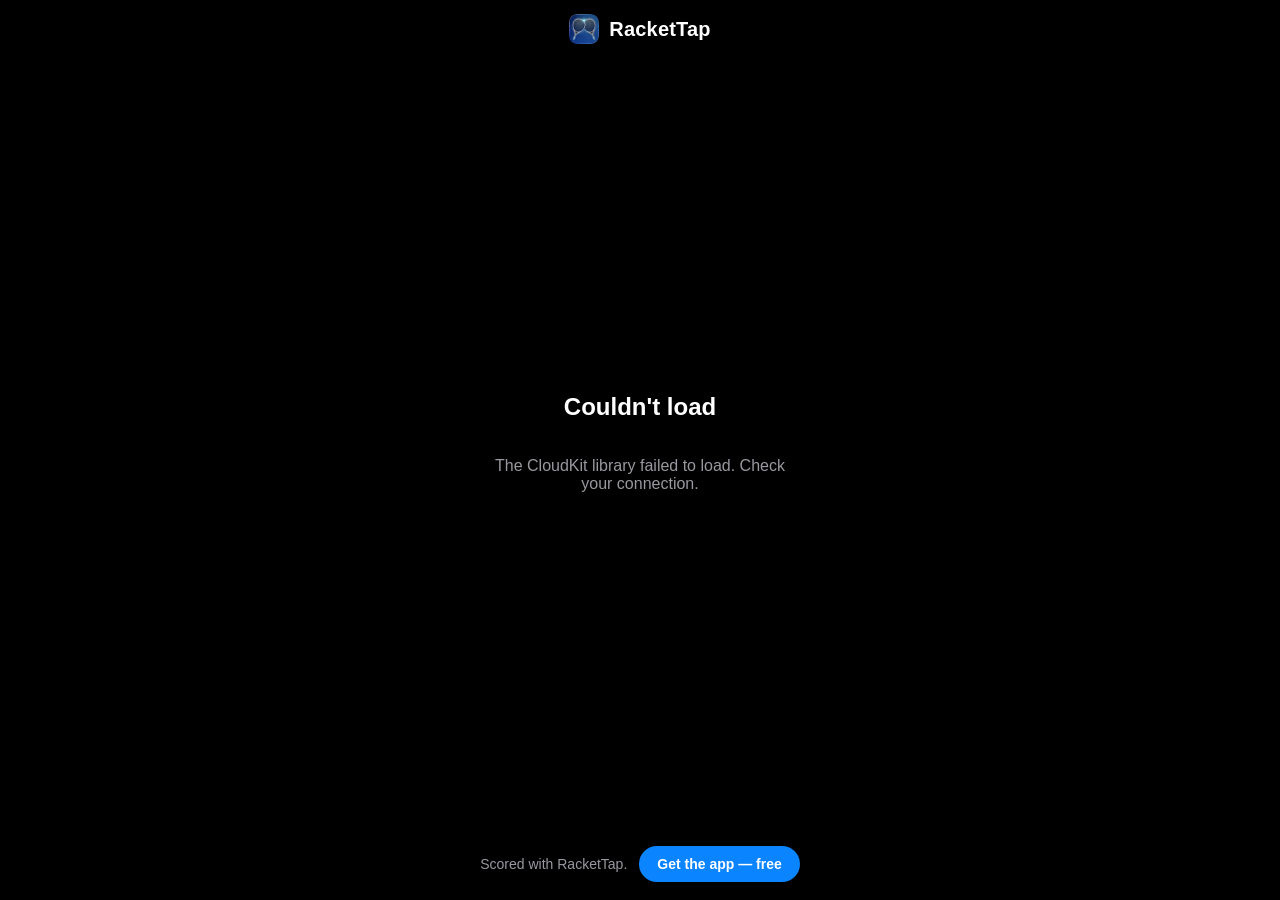
<file: tournament/index.html>
<!DOCTYPE html>
<html lang="en">
<head>
  <meta charset="utf-8">
  <meta name="viewport" content="width=device-width, initial-scale=1, viewport-fit=cover">
  <meta name="referrer" content="no-referrer">
  <!-- Same lock-down as live/: scripts only from self + Apple's CloudKit CDN; network only to Apple CloudKit and
       the two score-entry Workers (prod + dev; keep in sync with WORKER_URLS in tournament.js). GitHub Pages can't set headers, so CSP is a meta tag. -->
  <meta http-equiv="Content-Security-Policy"
        content="default-src 'none';
                 script-src 'self' https://cdn.apple-cloudkit.com;
                 connect-src https://*.apple-cloudkit.com https://api.apple-cloudkit.com https://rackettap-tournament.rackettap.workers.dev https://rackettap-tournament-dev.rackettap.workers.dev;
                 style-src 'self' 'unsafe-inline';
                 img-src 'self' data:;
                 base-uri 'none';
                 form-action 'none'">
  <title>RacketTap — Americano Tournament</title>
  <style>
    :root { color-scheme: dark; --blue:#0a84ff; --orange:#ff9f0a; --bg:#000; --card:#1c1c1e; --card2:#2c2c2e;
            --muted:#98989f; --green:#30d158; --red:#ff453a; --teal:#40c8e0; --indigo:#8e8cf0;
            --gold:#f5b81a; --silver:#a1a6b3; --bronze:#cc7a38; --line:rgba(255,255,255,.1);
            --pad: clamp(12px, 3.6vw, 28px); }
    * { box-sizing: border-box; }
    html { -webkit-text-size-adjust: 100%; }
    body { margin:0; min-height:100vh; min-height:100dvh; background:var(--bg); color:#fff;
           font-family:-apple-system, BlinkMacSystemFont, "SF Pro Display", "SF Pro Text",
                       "Segoe UI", Roboto, "Helvetica Neue", Arial, system-ui, sans-serif;
           display:flex; flex-direction:column; align-items:center;
           padding:max(14px, env(safe-area-inset-top)) max(var(--pad), env(safe-area-inset-right))
                   max(18px, env(safe-area-inset-bottom)) max(var(--pad), env(safe-area-inset-left));
           gap:14px; }
    .brand { display:flex; align-items:center; gap:10px; text-decoration:none; color:#fff; flex:none; }
    .brand-icon { width:30px; height:30px; border-radius:8px; box-shadow:0 1px 6px rgba(0,0,0,.5); }
    .brand-name { font-size:20px; font-weight:700; letter-spacing:.01em; }
    .brand:active { opacity:.55; }
    main#tournament, #message { display:none; width:100%; max-width:720px; }
    body[data-state="tournament"] #tournament { display:flex; flex-direction:column; gap:14px; }
    body[data-state="message"] #message { display:flex; flex:1; flex-direction:column; align-items:center;
                                          justify-content:center; text-align:center; }
    #message p { color:var(--muted); max-width:34ch; }

    /* header */
    .head { display:flex; flex-direction:column; gap:8px; min-width:0; }
    h1#t-name { margin:0; font-size:clamp(22px, 6vw, 32px); line-height:1.15; font-weight:800;
                overflow-wrap:anywhere; display:-webkit-box; -webkit-box-orient:vertical;
                -webkit-line-clamp:2; overflow:hidden; }
    .progress-row { display:flex; align-items:center; gap:10px; color:var(--muted); font-size:14px; }
    .bar { flex:1; height:6px; background:var(--card2); border-radius:99px; overflow:hidden; min-width:0; }
    .bar > i { display:block; height:100%; background:linear-gradient(90deg, var(--teal), var(--green)); border-radius:99px; transition:width .4s; }
    .banner { border-radius:12px; padding:10px 14px; font-weight:700; font-size:15px; }
    .banner.final { background:rgba(48,209,88,.15); color:var(--green); }
    .banner.warn { background:rgba(255,159,10,.15); color:var(--orange); }

    /* tabs */
    .tabs { display:grid; grid-template-columns:1fr 1fr; background:var(--card); border-radius:12px; padding:3px; }
    .tab { appearance:none; border:0; background:none; color:var(--muted); font:inherit; font-weight:700;
           padding:11px 0; border-radius:10px; cursor:pointer; min-height:44px; }
    .tab[aria-selected="true"] { background:var(--card2); color:#fff; }

    /* rounds */
    .round { background:var(--card); border-radius:16px; border:1px solid var(--line); overflow:hidden; }
    .round { border-left:4px solid var(--indigo); }
    .round.current { border-color:var(--green); border-left-color:var(--green); }
    .round.done { border-left-color:var(--teal); }
    .round > summary { list-style:none; display:flex; align-items:center; gap:8px; padding:14px;
                       font-weight:800; font-size:17px; cursor:pointer; min-height:48px; }
    .round > summary::-webkit-details-marker { display:none; }
    .round > summary .tag { margin-left:auto; font-size:12px; font-weight:800; letter-spacing:.06em;
                            padding:3px 9px; border-radius:99px; background:var(--card2); color:var(--muted); white-space:nowrap; }
    .round.current > summary .tag { background:var(--green); color:#04210d; }
    .round.done > summary .tag { background:rgba(64,200,224,.18); color:var(--teal); }
    /* open/close animation (~200 ms height + opacity). Where ::details-content is unsupported, tournament.js animates. */
    :root { interpolate-size:allow-keywords; }
    .round::details-content { height:0; opacity:0; overflow:clip;
      transition:height .2s ease, opacity .2s ease, content-visibility .2s allow-discrete; }
    .round[open]::details-content { height:auto; opacity:1; }
    .round > summary::before { content:"▸"; color:var(--muted); transition:transform .15s; }
    .round[open] > summary::before { transform:rotate(90deg); }
    .matches { display:flex; flex-direction:column; gap:10px; padding:0 12px 12px; }
    .match { background:#111113; border-radius:12px; padding:10px 12px; display:flex; flex-direction:column; gap:8px; }
    .match-top { display:flex; align-items:center; gap:8px; color:var(--muted); font-size:13px; font-weight:600; min-width:0; }
        .chip { flex:none; display:inline-flex; align-items:center; gap:5px; font-size:12px; font-weight:700; border-radius:99px;
            padding:3px 9px; white-space:nowrap; }
    .chip.court { color:var(--indigo); background:rgba(142,140,240,.16); min-width:0; max-width:60%; }
    .chip.court .court { overflow:hidden; text-overflow:ellipsis; white-space:nowrap; min-width:0; }
    .chip.st-done { color:var(--teal); background:rgba(64,200,224,.16); margin-left:auto; }
    .chip.st-early { color:var(--orange); background:rgba(255,159,10,.16); margin-left:auto; }
    .chip.st-todo { color:var(--muted); background:var(--card2); margin-left:auto; }
    .src { flex:none; font-size:11px; font-weight:700; letter-spacing:.04em; border-radius:99px;
           padding:2px 8px; border:1px solid var(--line); white-space:nowrap; }
    .side { display:flex; align-items:center; gap:10px; min-width:0; border-left:4px solid var(--blue);
            padding:2px 8px 2px 10px; border-radius:0 8px 8px 0; }
    .side.b { border-left-color:var(--orange); }
    .side.a.won { background:rgba(10,132,255,.2); } .side.b.won { background:rgba(255,159,10,.18); }
    .names { flex:1; min-width:0; display:flex; align-items:baseline; gap:6px; font-weight:600; font-size:16px; }
    .names .amp { color:var(--muted); flex:none; }
    .pn { min-width:0; overflow:hidden; text-overflow:ellipsis; white-space:nowrap; }
    .names .pn { flex:0 1 auto; max-width:50%; }
    .names .pn:last-child { flex:0 1 auto; }
    .pts { flex:none; min-width:2ch; text-align:right; font-size:26px; font-weight:800; font-variant-numeric:tabular-nums; }
    .side.a .pts.win { color:var(--blue); } .side.b .pts.win { color:var(--orange); }
    .pts.dim { color:var(--muted); }
    .btn { appearance:none; border:0; font:inherit; font-weight:700; border-radius:12px; padding:12px 16px;
           min-height:46px; cursor:pointer; background:var(--blue); color:#fff; }
    .btn.secondary { background:var(--card2); }
    .btn:active { opacity:.7; }
    .btn[disabled] { opacity:.45; cursor:default; }
    .locked { color:var(--muted); font-size:13px; }
    .sitting { color:var(--muted); font-size:13px; padding:0 14px 12px; display:flex; gap:6px; min-width:0; }
    .sitting .list { min-width:0; overflow:hidden; text-overflow:ellipsis; white-space:nowrap; }

    /* standings */
    .table { display:flex; flex-direction:column; gap:6px; }
    .tr { display:grid; grid-template-columns:34px minmax(0,1fr) 30px 30px 40px 52px; gap:4px; align-items:center;
          padding:11px 12px; background:var(--card); border-radius:14px; border:1.5px solid transparent;
          font-variant-numeric:tabular-nums; }
    .tr.th { background:none; color:var(--muted); font-size:12px; font-weight:700; letter-spacing:.04em; padding-top:2px; padding-bottom:2px; }
    .tr > :nth-child(n+3) { text-align:end; }
    .tr > :nth-child(1) { text-align:center; }
    .tr .rank { font-weight:800; color:var(--muted); }
    .tr .medal { display:inline-grid; place-items:center; width:26px; height:26px; border-radius:50%; color:#1a1300; font-weight:800; font-size:14px; }
    .tr.m1 { border-color:rgba(245,184,26,.55); } .tr.m1 .medal { background:var(--gold); }
    .tr.m2 { border-color:rgba(161,166,179,.5); } .tr.m2 .medal { background:var(--silver); }
    .tr.m3 { border-color:rgba(204,122,56,.55); } .tr.m3 .medal { background:var(--bronze); }
    .tr .pname { font-weight:700; display:flex; align-items:center; gap:4px; min-width:0; }
    .tr .wl { color:var(--muted); }
    .tr .big { font-weight:800; color:var(--teal); }
    .tr .diff { font-weight:700; } .tr .diff.pos { color:var(--green); } .tr .diff.neg { color:var(--red); }
    .muted { color:var(--muted); }

    #updated { color:var(--muted); font-size:12px; text-align:center; }
    .foot { margin-top:auto; padding-top:8px; display:flex; flex-wrap:wrap; gap:6px 12px; justify-content:center;
            align-items:center; color:var(--muted); font-size:14px; text-align:center; }
    .foot a { text-decoration:none; }
    .foot .cta { display:inline-flex; background:var(--blue); color:#fff; padding:10px 18px; border-radius:99px; font-weight:700; }

    /* score-entry sheet */
    #sheet { position:fixed; inset:0; z-index:10; background:rgba(0,0,0,.6); display:flex; align-items:flex-end;
             justify-content:center; }
    #sheet[hidden] { display:none; }
    .panel { width:100%; max-width:480px; background:var(--card); border-radius:20px 20px 0 0; padding:18px 16px
             max(18px, env(safe-area-inset-bottom)); display:flex; flex-direction:column; gap:12px;
             max-height:92dvh; overflow:auto; }
    @media (min-width:600px) { #sheet { align-items:center; } .panel { border-radius:20px; } }
    .panel h2 { margin:0; font-size:19px; }
    .panel .vs { color:var(--muted); font-size:14px; display:flex; flex-direction:column; gap:2px; min-width:0; }
    .panel .vs div { display:flex; gap:6px; min-width:0; }
    .panel .vs .pn { max-width:100%; }
    .dot { flex:none; width:10px; height:10px; border-radius:50%; margin-top:5px; background:var(--blue); }
    .dot.b { background:var(--orange); }
    .scores { display:grid; grid-template-columns:1fr 1fr; gap:10px; }
    label.f { display:flex; flex-direction:column; gap:5px; font-size:13px; color:var(--muted); font-weight:600; min-width:0; }
    input[type="text"], input[type="number"], input[type="password"], input[inputmode] {
      font:inherit; font-size:16px; color:#fff; background:#111113; border:1px solid var(--line); border-radius:12px;
      padding:12px; min-height:48px; width:100%; min-width:0; }
    input.score { font-size:28px; font-weight:800; text-align:center; font-variant-numeric:tabular-nums; }
    input:focus-visible, .btn:focus-visible, .tab:focus-visible, summary:focus-visible { outline:2px solid var(--blue); outline-offset:2px; }
    .check { display:flex; align-items:center; gap:10px; font-size:15px; min-height:44px; }
    .check input { width:22px; height:22px; accent-color:var(--blue); }
    .err { color:var(--red); font-size:14px; font-weight:600; min-height:0; }
    .info { color:var(--orange); font-size:14px; font-weight:600; }
    .actions { display:grid; grid-template-columns:1fr 1fr; gap:10px; }
    .sr-only { position:absolute; width:1px; height:1px; overflow:hidden; clip:rect(0 0 0 0); white-space:nowrap; }
    @media (prefers-reduced-motion: reduce) { *, *::before, *::after, .round::details-content { animation:none !important; transition:none !important; } }
  </style>
</head>
<body data-state="message">
  <a class="brand" href="../" target="_blank" rel="noopener" aria-label="RacketTap home">
    <img class="brand-icon" src="../icon.png" alt="">
    <span class="brand-name">RacketTap</span>
  </a>

  <main id="tournament">
    <div class="head">
      <h1 id="t-name" dir="auto"></h1>
      <div class="progress-row"><span id="t-progress"></span><div class="bar"><i id="t-bar"></i></div></div>
      <div id="t-banner" class="banner" hidden></div>
    </div>
    <div class="tabs" role="tablist">
      <button class="tab" role="tab" id="tab-rounds" aria-selected="true" aria-controls="view-rounds">Rounds</button>
      <button class="tab" role="tab" id="tab-standings" aria-selected="false" aria-controls="view-standings">Standings</button>
    </div>
    <section id="view-rounds" role="tabpanel" aria-labelledby="tab-rounds"></section>
    <section id="view-standings" role="tabpanel" aria-labelledby="tab-standings" hidden></section>
    <div id="updated"></div>
  </main>

  <section id="message">
    <h1 id="msg-title">Loading…</h1>
    <p id="msg-detail"></p>
  </section>

  <div id="sheet" hidden><div class="panel" role="dialog" aria-modal="true" aria-labelledby="sheet-title" id="panel"></div></div>

  <div class="foot">
    <span>Scored with RacketTap.</span>
    <a class="cta" href="https://apps.apple.com/app/id6769837930" target="_blank" rel="noopener">Get the app — free</a>
  </div>

  <script src="https://cdn.apple-cloudkit.com/ck/2/cloudkit.js"></script>
  <script src="standings.js?v=2"></script>
  <script src="tournament.js?v=2"></script>
</body>
</html>
</file>
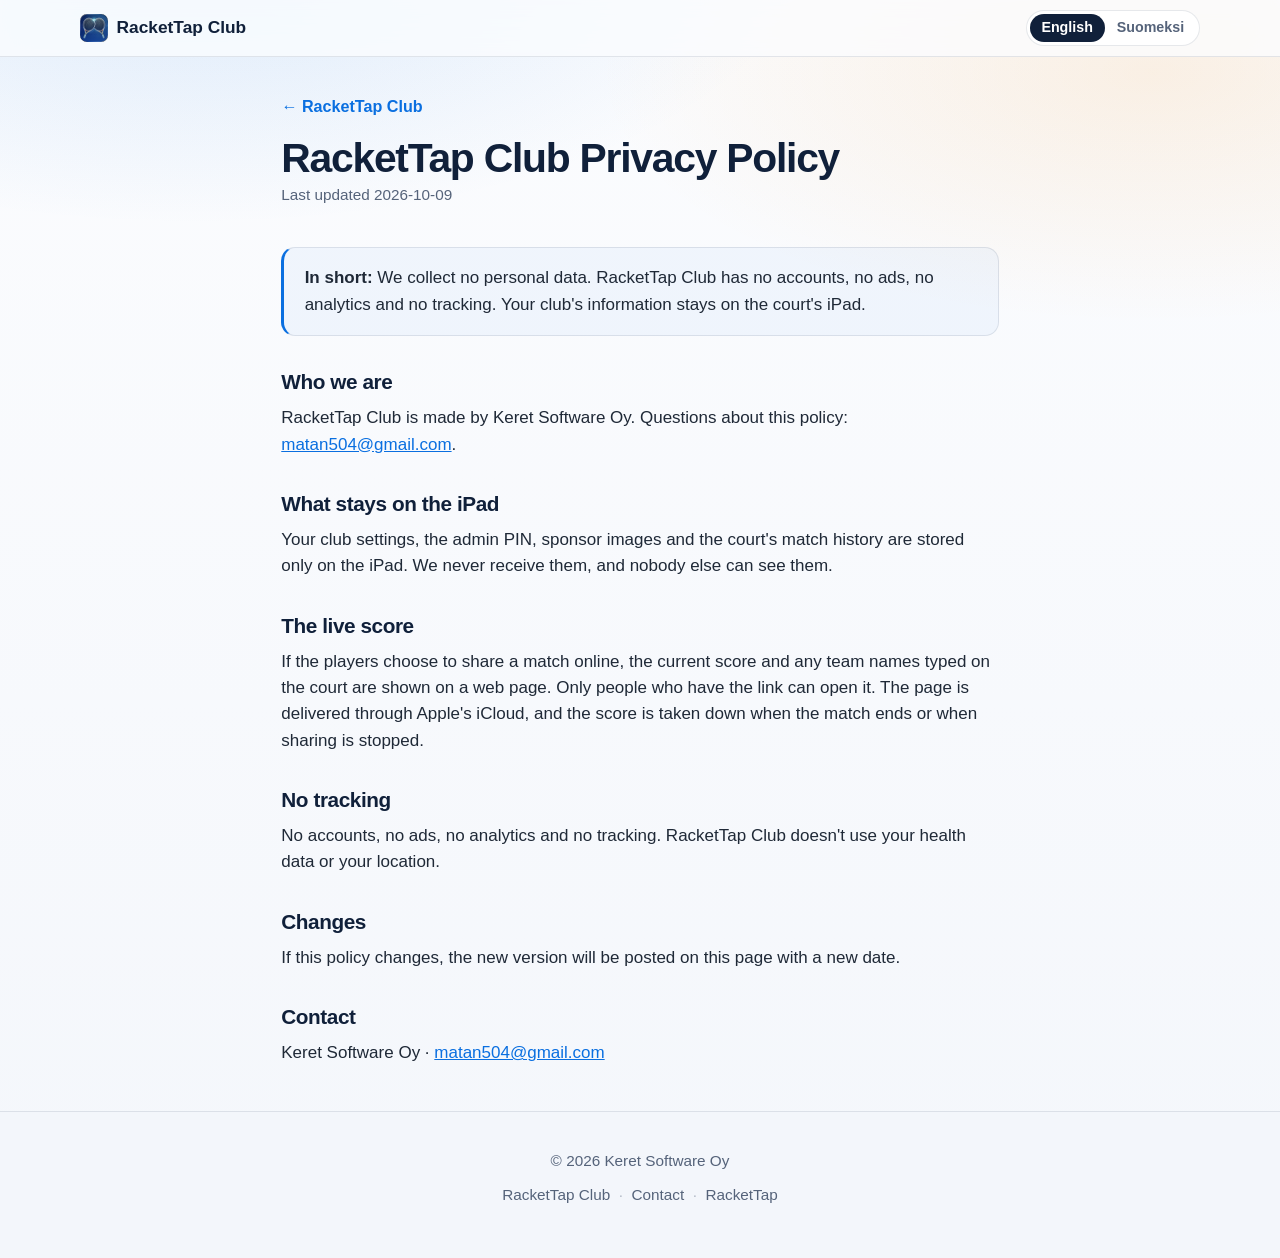
<file: club/privacy/index.html>
<!DOCTYPE html>
<html lang="en" data-lang="en">
<head>
<meta charset="UTF-8">
<meta name="viewport" content="width=device-width, initial-scale=1.0">
<title>Privacy Policy — RacketTap Club</title>
<meta name="description" content="Privacy policy for RacketTap Club, the courtside scoreboard app for clubs by Keret Software Oy.">
<link rel="stylesheet" href="../../style.css?v=8">
<link rel="stylesheet" href="../club.css?v=1">
<link rel="icon" type="image/png" href="../../icon.png">
<script>
  (function () {
    var d = document.documentElement, lang = 'en';
    try {
      var h = (location.hash || '').toLowerCase();
      var saved = null;
      try { saved = localStorage.getItem('club.lang'); } catch (e) {}
      if (h.indexOf('#fi') === 0) lang = 'fi';
      else if (h.indexOf('#en') === 0) lang = 'en';
      else if (saved === 'fi' || saved === 'en') lang = saved;
      else if ((navigator.language || '').toLowerCase().indexOf('fi') === 0) lang = 'fi';
    } catch (e) {}
    d.className += ' js';
    d.setAttribute('data-lang', lang);
    d.setAttribute('lang', lang);
  })();
</script>
</head>
<body>

<nav class="nav">
  <a class="nav-brand" href="../">
    <img src="../../icon.png" alt="">
    RacketTap Club
  </a>
  <div class="lang-switch" role="group" aria-label="Language / Kieli">
    <a href="#en" hreflang="en" lang="en" data-set-lang="en" aria-current="true">English</a>
    <a href="#fi" hreflang="fi" lang="fi" data-set-lang="fi" aria-current="false">Suomeksi</a>
  </div>
</nav>

<!-- ================================================================ ENGLISH -->
<main class="club-legal" id="en" data-lang-block="en" lang="en">
  <header class="page-header">
    <a class="back-link" href="../">← RacketTap Club</a>
    <h1 style="margin-top:0.8rem">RacketTap Club Privacy Policy</h1>
    <p class="effective-date">Last updated 2026-10-09</p>
  </header>

  <div class="privacy-summary">
    <p><strong>In short:</strong> We collect no personal data. RacketTap Club has no accounts, no ads, no analytics and no tracking. Your club's information stays on the court's iPad.</p>
  </div>

  <h2>Who we are</h2>
  <p>RacketTap Club is made by Keret Software Oy. Questions about this policy: <a href="mailto:matan504@gmail.com">matan504@gmail.com</a>.</p>

  <h2>What stays on the iPad</h2>
  <p>Your club settings, the admin PIN, sponsor images and the court's match history are stored only on the iPad. We never receive them, and nobody else can see them.</p>

  <h2>The live score</h2>
  <p>If the players choose to share a match online, the current score and any team names typed on the court are shown on a web page. Only people who have the link can open it. The page is delivered through Apple's iCloud, and the score is taken down when the match ends or when sharing is stopped.</p>

  <h2>No tracking</h2>
  <p>No accounts, no ads, no analytics and no tracking. RacketTap Club doesn't use your health data or your location.</p>

  <h2>Changes</h2>
  <p>If this policy changes, the new version will be posted on this page with a new date.</p>

  <h2>Contact</h2>
  <p>Keret Software Oy · <a href="mailto:matan504@gmail.com">matan504@gmail.com</a></p>
</main>

<p class="lang-divider" lang="fi">Suomeksi</p>

<!-- ================================================================ SUOMEKSI -->
<main class="club-legal" id="fi" data-lang-block="fi" lang="fi">
  <header class="page-header">
    <a class="back-link" href="../#fi">← RacketTap Club</a>
    <h1 style="margin-top:0.8rem">RacketTap Clubin tietosuojaseloste</h1>
    <p class="effective-date">Päivitetty 2026-10-09</p>
  </header>

  <div class="privacy-summary">
    <p><strong>Lyhyesti:</strong> Emme kerää henkilötietoja. RacketTap Clubissa ei ole käyttäjätilejä, mainoksia, analytiikkaa eikä seurantaa. Seuran tiedot pysyvät kentän iPadissa.</p>
  </div>

  <h2>Keitä olemme</h2>
  <p>RacketTap Clubin tekee Keret Software Oy. Tätä selostetta koskevat kysymykset: <a href="mailto:matan504@gmail.com">matan504@gmail.com</a>.</p>

  <h2>Mitä iPadiin jää</h2>
  <p>Seuran asetukset, ylläpitäjän PIN-koodi, sponsorikuvat ja kentän otteluhistoria tallentuvat vain iPadiin. Emme saa niitä itsellemme, eikä kukaan muu näe niitä.</p>

  <h2>Live-tulos</h2>
  <p>Jos pelaajat päättävät jakaa ottelun verkossa, ottelun tilanne ja kentällä kirjoitetut joukkueiden nimet näkyvät verkkosivulla. Sivun voi avata vain se, jolla on linkki. Sivu toimitetaan Applen iCloudin kautta, ja tulos poistetaan, kun ottelu päättyy tai jakaminen lopetetaan.</p>

  <h2>Ei seurantaa</h2>
  <p>Ei käyttäjätilejä, ei mainoksia, ei analytiikkaa eikä seurantaa. RacketTap Club ei käytä terveystietojasi eikä sijaintiasi.</p>

  <h2>Muutokset</h2>
  <p>Jos seloste muuttuu, uusi versio julkaistaan tällä sivulla uudella päivämäärällä.</p>

  <h2>Yhteystiedot</h2>
  <p>Keret Software Oy · <a href="mailto:matan504@gmail.com">matan504@gmail.com</a></p>
</main>

<footer>
  <p>© 2026 Keret Software Oy</p>
  <nav>
    <a href="../">RacketTap Club</a>
    <span class="sep">·</span>
    <a href="mailto:matan504@gmail.com"><span data-lang-block="en" lang="en">Contact</span><span data-lang-block="fi" lang="fi">Yhteystiedot</span></a>
    <span class="sep">·</span>
    <a href="../../">RacketTap</a>
  </nav>
</footer>

<script>
  (function () {
    var d = document.documentElement;
    var links = document.querySelectorAll('[data-set-lang]');
    function apply(lang) {
      d.setAttribute('data-lang', lang);
      d.setAttribute('lang', lang);
      for (var i = 0; i < links.length; i++) {
        links[i].setAttribute('aria-current', links[i].getAttribute('data-set-lang') === lang ? 'true' : 'false');
      }
      try { localStorage.setItem('club.lang', lang); } catch (e) {}
    }
    for (var i = 0; i < links.length; i++) {
      links[i].addEventListener('click', function (ev) {
        ev.preventDefault();
        var lang = this.getAttribute('data-set-lang');
        apply(lang);
        try { history.replaceState(null, '', '#' + lang); } catch (e) {}
        window.scrollTo(0, 0);
      });
    }
    apply(d.getAttribute('data-lang') || 'en');
  })();
</script>

</body>
</html>
</file>
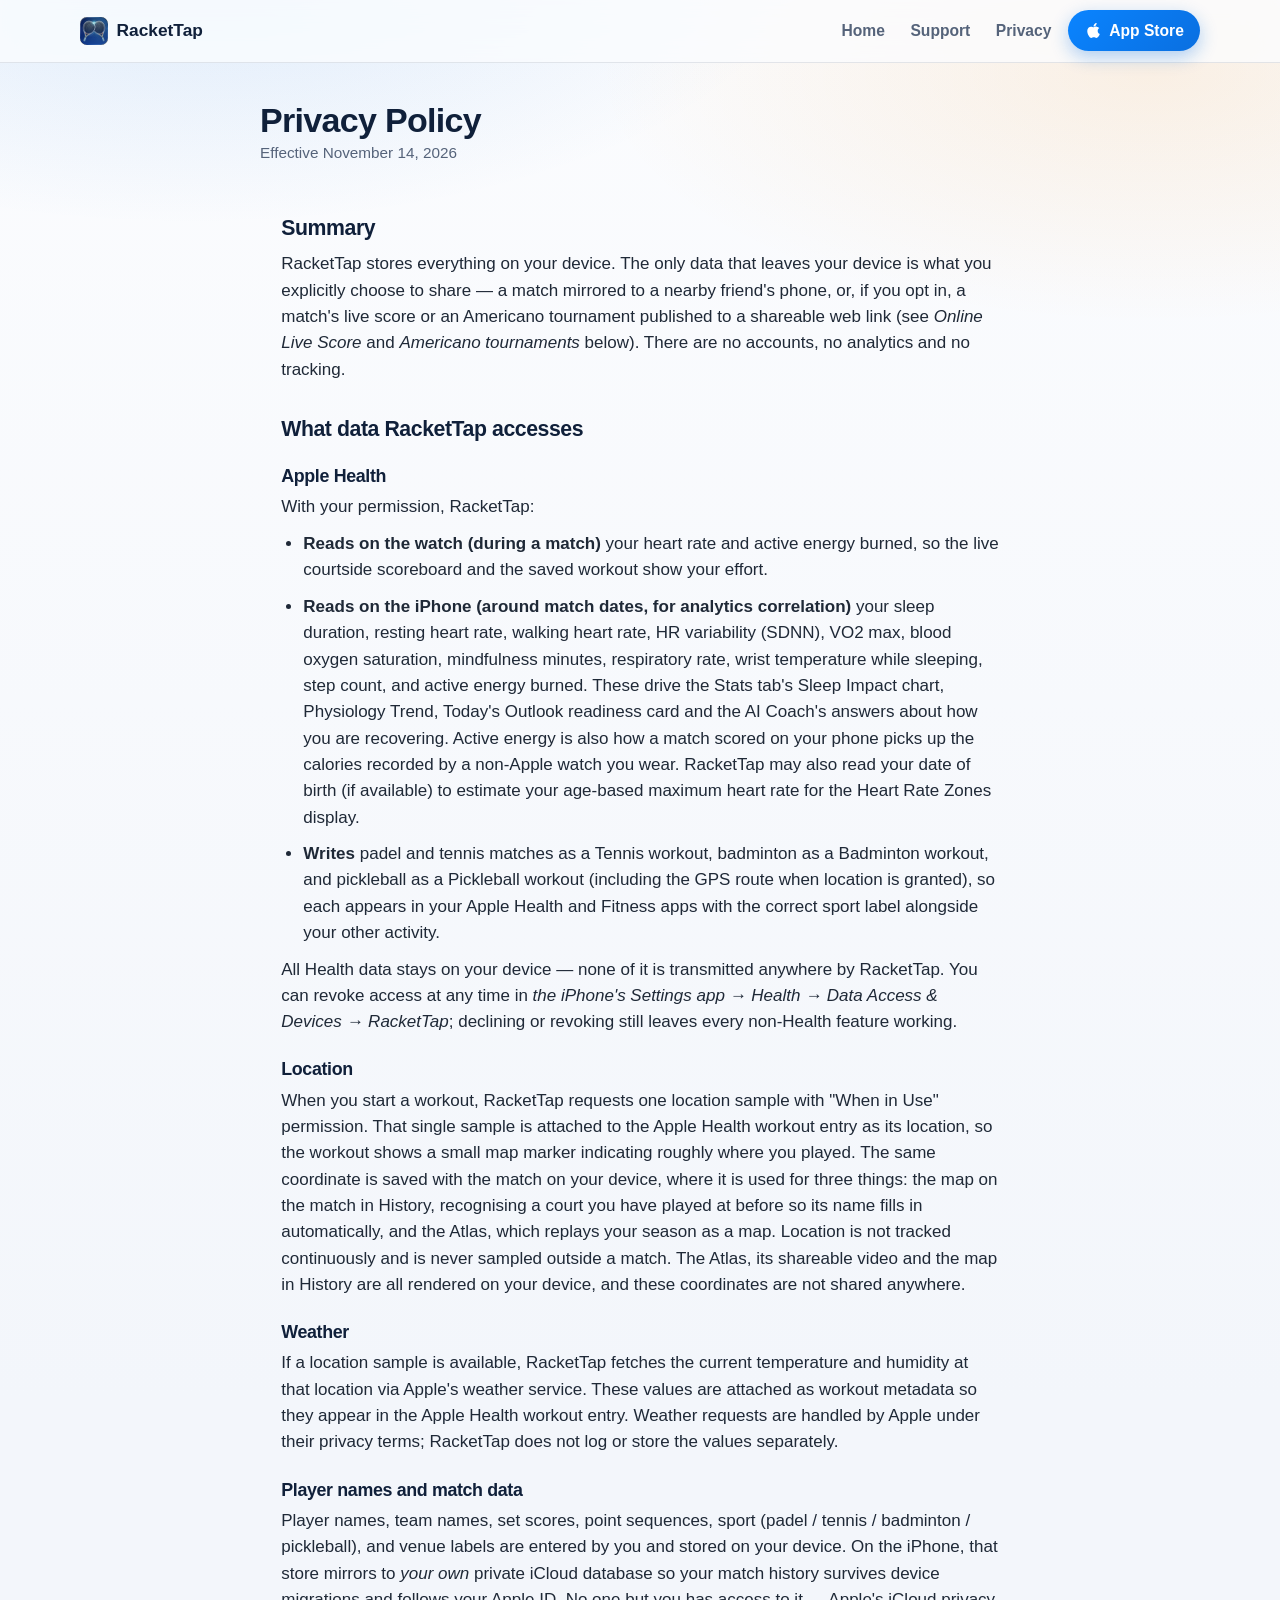
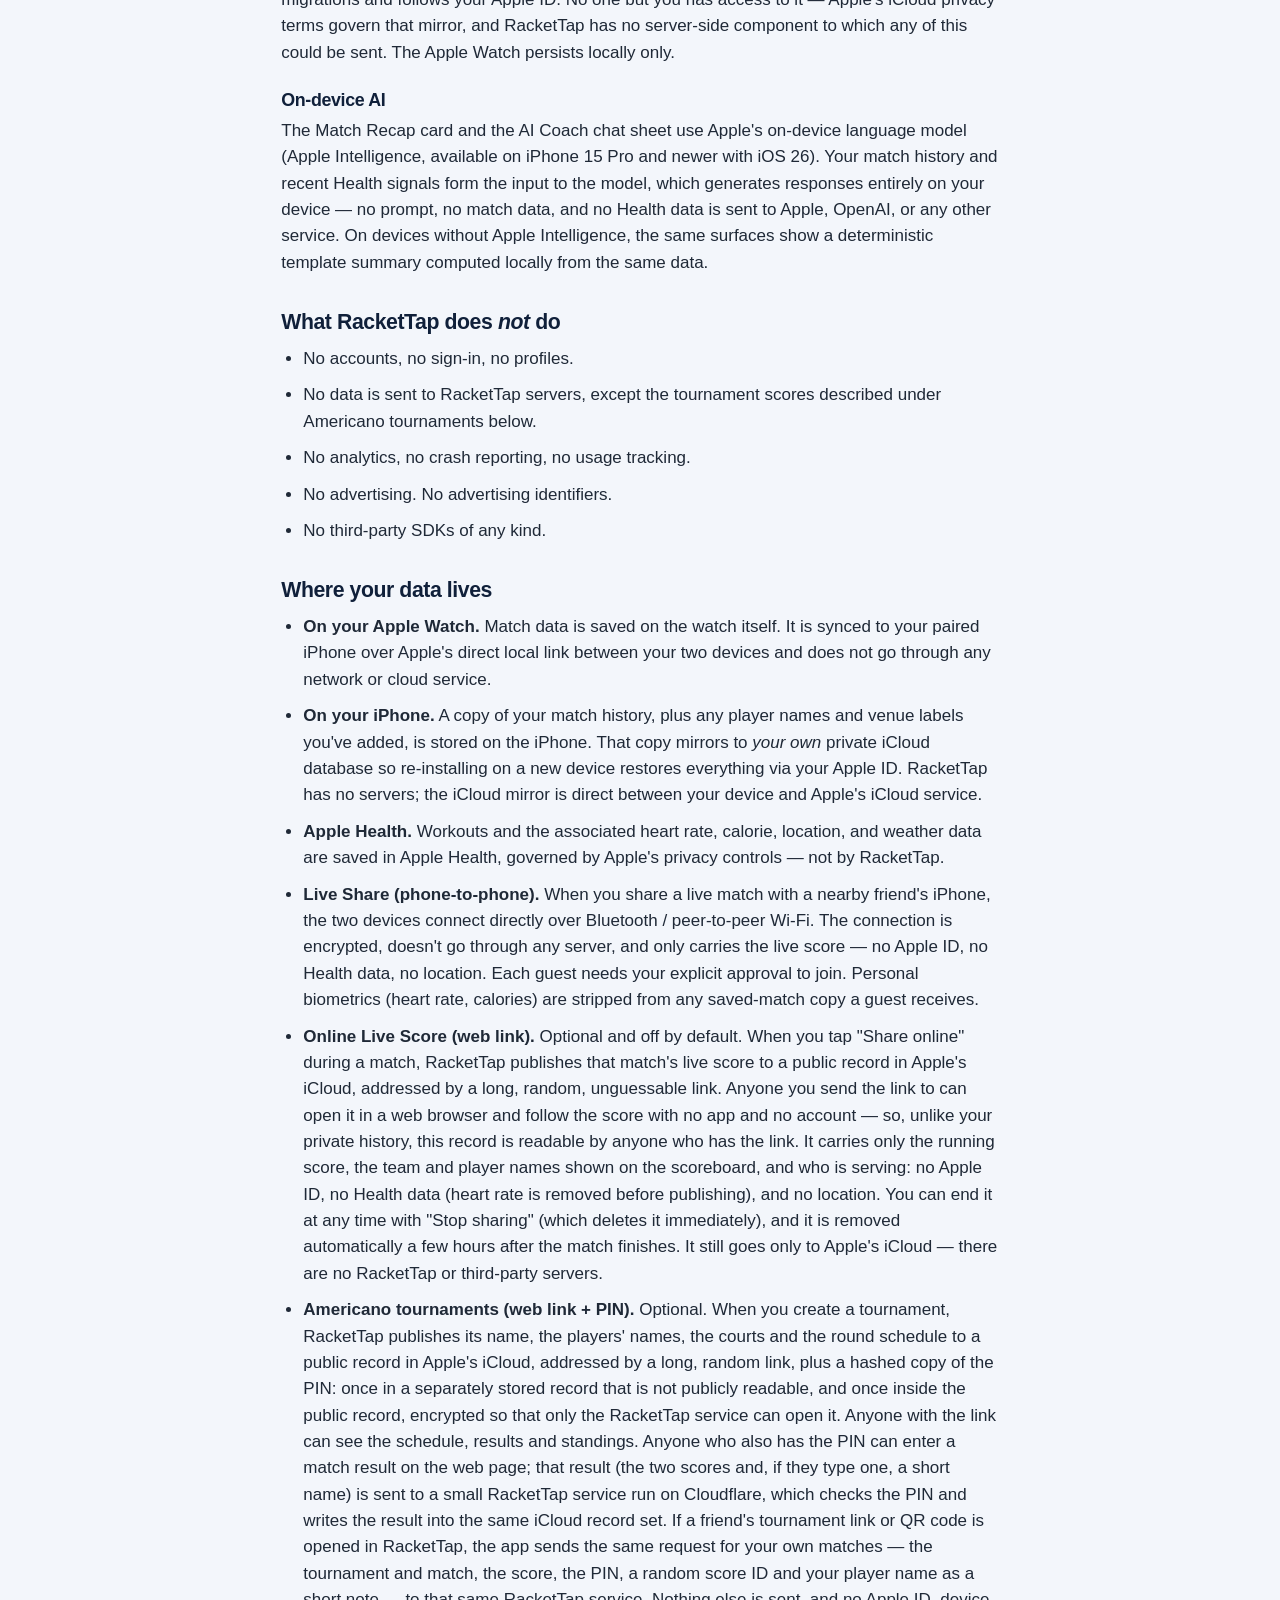
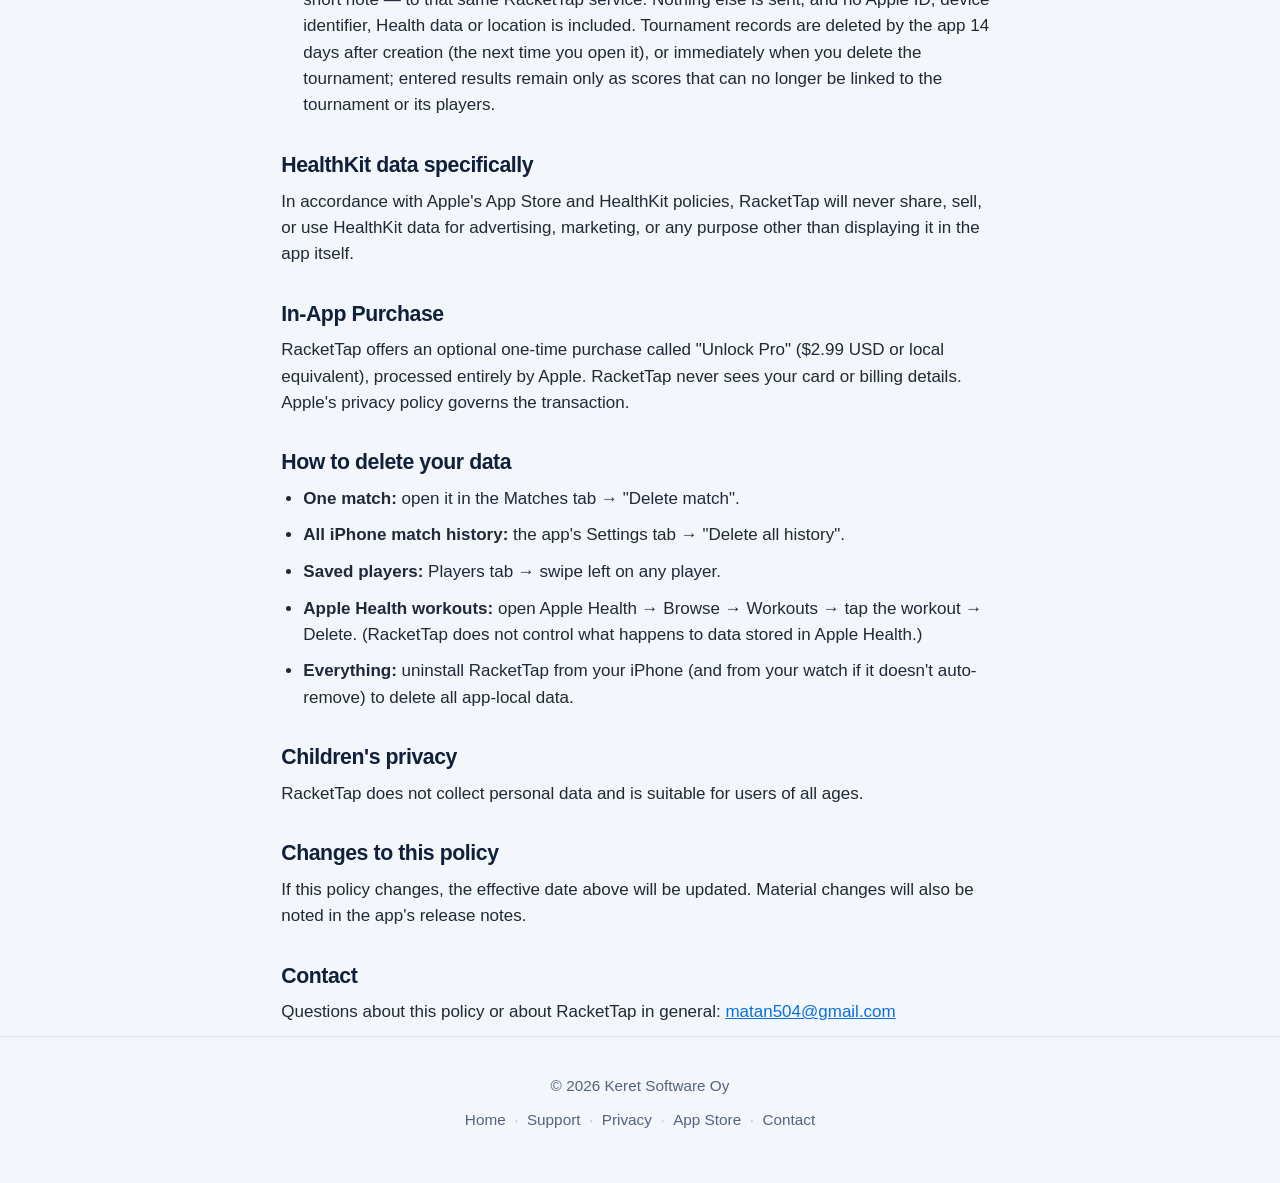
<file: privacy.html>
<!DOCTYPE html>
<html lang="en">
<head>
<meta charset="UTF-8">
<meta http-equiv="refresh" content="0; url=/privacy/">
<link rel="canonical" href="/privacy/">
<title>Privacy Policy — RacketTap</title>
</head>
<body>
<p>This page has moved. Redirecting to <a href="/privacy/">/privacy/</a>…</p>
</body>
</html>
</file>
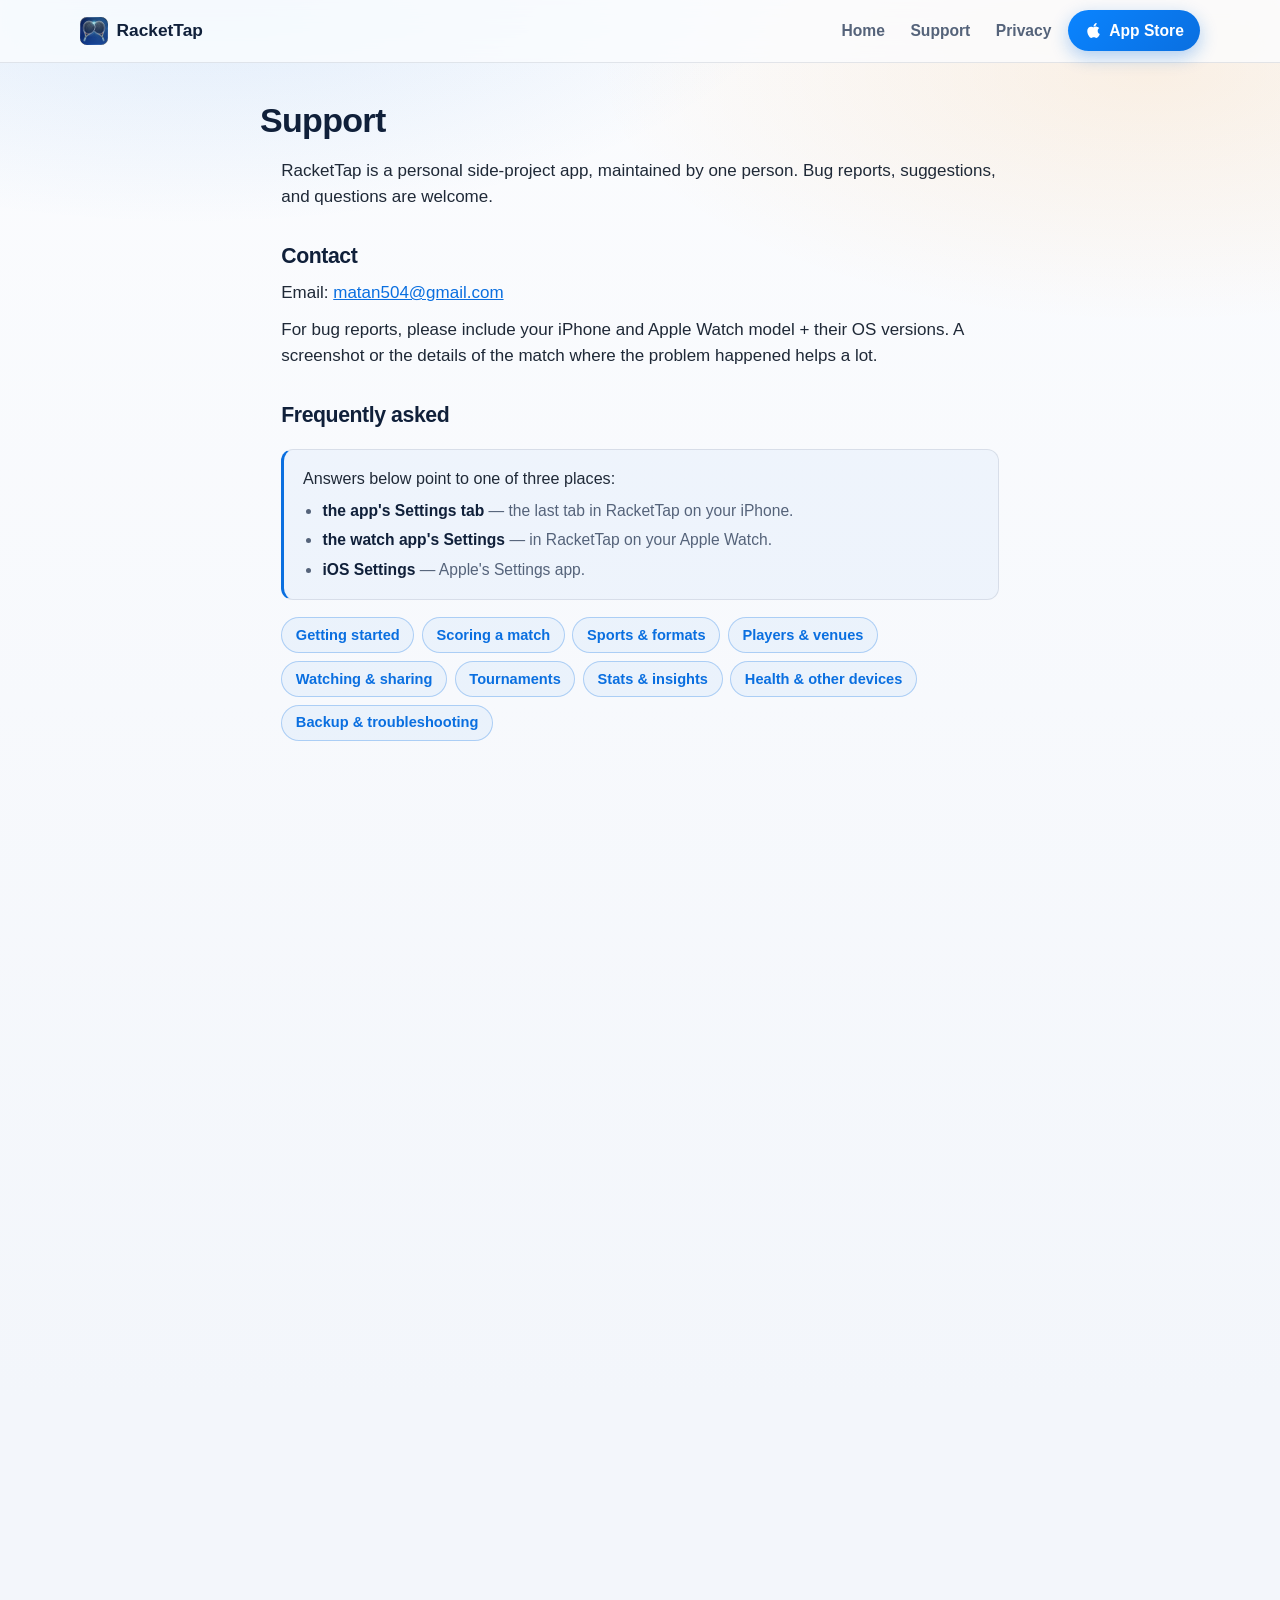
<file: support.html>
<!DOCTYPE html>
<html lang="en">
<head>
<meta charset="UTF-8">
<meta http-equiv="refresh" content="0; url=/support/">
<link rel="canonical" href="/support/">
<title>Support — RacketTap</title>
</head>
<body>
<p>This page has moved. Redirecting to <a href="/support/">/support/</a>…</p>
</body>
</html>
</file>
<file: style.css>
/* RacketTap site styles.
 *
 * Palette is the app's own two-team coding: blue = YOU, orange = THEM.
 * Used as accents against a near-white page, never as flat fills — the
 * app is dark, the site is light, and the two colours are the bridge.
 *
 * Motion is decorative only. Every animation is disabled wholesale under
 * `prefers-reduced-motion` at the bottom of this file; nothing about the
 * page's meaning depends on movement.
 */

:root {
  --blue: #0a6fe0;
  --blue-bright: #0a84ff;
  --orange: #f08300;
  --orange-bright: #ff9f0a;

  --ink: #10203a;
  --text: #1f2937;
  --text-soft: #55637a;
  --line: rgba(16, 32, 58, 0.10);
  --card: #ffffff;

  --max-width: 760px;
  --wide: 1120px;

  --ease-spring: cubic-bezier(0.2, 0.85, 0.4, 1.05);
  --ease-smooth: cubic-bezier(0.2, 0.6, 0.4, 1);
}

* { box-sizing: border-box; margin: 0; padding: 0; }

html {
  font-size: 17px;
  -webkit-text-size-adjust: 100%;
  scroll-behavior: smooth;
  height: auto;
  /* The canvas colour lives here, NOT on body: iOS paints the overscroll
     area from the html background, and with the colour only on body you get
     a slab of white past the footer. */
  background-color: #f3f6fb;
  /* Suppresses the rubber-band scroll past the end of the document. NOTE:
     `contain` (used first) only blocks scroll CHAINING to a parent — the
     local bounce survives it. `none` is what actually stops the bounce. */
  overscroll-behavior-y: none;
  /* `clip` rather than `hidden`: hidden on a scroll-adjacent element makes it
     a scroll container, which interacts badly with the sticky nav on iOS. */
  overflow-x: clip;
}

body {
  font-family: -apple-system, BlinkMacSystemFont, "Segoe UI", Roboto, Oxygen, Ubuntu, sans-serif;
  color: var(--text);
  line-height: 1.55;
  /* `background-attachment: fixed` is effectively broken on iOS Safari —
     it janks while scrolling and mispaints past the initial viewport. The
     decorative washes are instead pinned to the top of the document with an
     explicit size, and everything below them falls through to the html
     background colour above. */
  background-image:
    radial-gradient(ellipse 80% 50% at 15% -5%, rgba(10, 111, 224, 0.13), transparent 60%),
    radial-gradient(ellipse 70% 45% at 90% 8%, rgba(240, 131, 0, 0.10), transparent 62%),
    linear-gradient(180deg, #fbfcfe 0%, #f3f6fb 100%);
  background-repeat: no-repeat;
  background-position: top center, top center, top center;
  background-size: 100% 900px, 100% 900px, 100% 1400px;
  -webkit-font-smoothing: antialiased;
  -moz-osx-font-smoothing: grayscale;
  font-feature-settings: "kern", "liga", "calt";
  overscroll-behavior-y: none;
}

h1, h2, h3 { color: var(--ink); line-height: 1.2; letter-spacing: -0.02em; }

a { color: var(--blue); }

/* ---------------------------------------------------------------- NAV */

.nav {
  position: sticky;
  top: 0;
  z-index: 50;
  display: flex;
  align-items: center;
  gap: 0.5rem;
  padding: 0.6rem max(1.1rem, calc((100vw - var(--wide)) / 2));
  background: rgba(251, 252, 254, 0.82);
  backdrop-filter: saturate(180%) blur(14px);
  -webkit-backdrop-filter: saturate(180%) blur(14px);
  border-bottom: 1px solid var(--line);
}

.nav-brand {
  display: flex;
  align-items: center;
  gap: 0.5rem;
  font-weight: 700;
  color: var(--ink);
  text-decoration: none;
  margin-right: auto;
  font-size: 1.02rem;
}
.nav-brand img { width: 28px; height: 28px; border-radius: 7px; display: block; }

.nav a.nav-link {
  color: var(--text-soft);
  text-decoration: none;
  font-size: 0.92rem;
  font-weight: 600;
  padding: 0.35rem 0.5rem;
  border-radius: 8px;
}
.nav a.nav-link:hover { color: var(--blue); background: rgba(10, 111, 224, 0.07); }

/* App Store button — the page's one loud element, on purpose. */
.btn-store {
  display: inline-flex;
  align-items: center;
  gap: 0.45rem;
  background: linear-gradient(135deg, var(--blue-bright), var(--blue));
  color: #fff;
  text-decoration: none;
  font-weight: 700;
  font-size: 0.92rem;
  padding: 0.5rem 0.95rem;
  border-radius: 999px;
  box-shadow: 0 6px 18px rgba(10, 111, 224, 0.32);
  transition: transform 0.25s var(--ease-spring), box-shadow 0.25s var(--ease-smooth);
  white-space: nowrap;
}
.btn-store:hover { transform: translateY(-2px); box-shadow: 0 10px 26px rgba(10, 111, 224, 0.40); }
.btn-store svg { width: 17px; height: 17px; fill: currentColor; flex: none; }
.btn-store.lg { font-size: 1.06rem; padding: 0.85rem 1.7rem; }
.btn-store.lg svg { width: 21px; height: 21px; }

/* -------------------------------------------------------------- LAYOUT */

main { padding: 0 1.25rem; }
.wrap { max-width: var(--max-width); margin: 0 auto; }
.wrap-wide { max-width: var(--wide); margin: 0 auto; }

section { margin: 4.5rem auto; }
/* The sports strip is the first thing under the hero CTA and needs air
   above it, and the gallery heading needs air below it. */
#sports { margin-top: 3rem; margin-bottom: 5rem; }

/* ---------------------------------------------------------------- HERO */

.hero {
  text-align: center;
  padding: 3.5rem 1.25rem 1rem;
  max-width: var(--max-width);
  margin: 0 auto;
  position: relative;
}

.app-icon {
  width: 108px;
  height: 108px;
  border-radius: 25px;
  box-shadow: 0 14px 40px rgba(10, 111, 224, 0.28);
  animation: icon-in 0.9s var(--ease-spring) both;
}
@keyframes icon-in {
  from { opacity: 0; transform: translateY(18px) scale(0.9); }
  to   { opacity: 1; transform: none; }
}

.hero h1 {
  font-size: clamp(2.6rem, 9vw, 4rem);
  margin: 1.1rem 0 0.6rem;
  background: linear-gradient(100deg, var(--blue) 0%, var(--blue-bright) 42%, var(--orange) 100%);
  -webkit-background-clip: text;
  background-clip: text;
  color: transparent;
  animation: rise 0.8s var(--ease-smooth) 0.1s both;
}

.tagline {
  font-size: clamp(1.05rem, 3.4vw, 1.28rem);
  color: var(--text-soft);
  max-width: 30ch;
  margin: 0 auto 1.8rem;
  animation: rise 0.8s var(--ease-smooth) 0.2s both;
}

.hero-cta { animation: rise 0.8s var(--ease-smooth) 0.3s both; }
.hero-note {
  margin-top: 0.85rem;
  font-size: 0.86rem;
  color: var(--text-soft);
}

@keyframes rise {
  from { opacity: 0; transform: translateY(14px); }
  to   { opacity: 1; transform: none; }
}

/* Decorative ball drifting behind the hero. Absolutely positioned and
   pointer-events:none so it can never intercept a tap. */
.hero-orb {
  position: absolute;
  border-radius: 50%;
  filter: blur(1px);
  opacity: 0.5;
  pointer-events: none;
  z-index: -1;
}
.hero-orb.b1 {
  width: 88px; height: 88px; left: 4%; top: 18%;
  background: radial-gradient(circle at 34% 30%, #7cc0ff, var(--blue));
  animation: float-a 9s ease-in-out infinite;
}
.hero-orb.b2 {
  width: 62px; height: 62px; right: 6%; top: 44%;
  background: radial-gradient(circle at 34% 30%, #ffd08a, var(--orange));
  animation: float-b 11s ease-in-out infinite;
}
@keyframes float-a {
  0%, 100% { transform: translate(0, 0); }
  50%      { transform: translate(14px, -26px); }
}
@keyframes float-b {
  0%, 100% { transform: translate(0, 0); }
  50%      { transform: translate(-18px, 22px); }
}

/* -------------------------------------------------------------- SPORTS */

.sports {
  display: grid;
  grid-template-columns: repeat(4, 1fr);
  gap: 0.9rem;
  max-width: 680px;
  margin: 0 auto;
}

.sport {
  text-align: center;
  padding: 1.1rem 0.4rem 0.9rem;
  background: var(--card);
  border: 1px solid var(--line);
  border-radius: 16px;
  box-shadow: 0 4px 14px rgba(16, 32, 58, 0.05);
  transition: transform 0.3s var(--ease-spring), box-shadow 0.3s var(--ease-smooth);
}
.sport:hover { transform: translateY(-4px); box-shadow: 0 12px 26px rgba(16, 32, 58, 0.10); }

.sport svg { width: 40px; height: 40px; display: block; margin: 0 auto 0.5rem; }
.sport span {
  font-size: 0.82rem;
  font-weight: 700;
  color: var(--ink);
  letter-spacing: -0.01em;
}

/* Each sport's motif animates on its own rhythm so the row never
   pulses in unison, which would read as a loading state. */
.anim-bounce  { animation: bounce 2.4s ease-in-out infinite; transform-origin: center; }
.anim-spin    { animation: spin 6s linear infinite; transform-origin: center; }
.anim-fall    { animation: fall 3.1s ease-in-out infinite; transform-origin: center; }
.anim-wobble  { animation: wobble 2.8s ease-in-out infinite; transform-origin: center; }

@keyframes bounce {
  0%, 100% { transform: translateY(0); }
  50%      { transform: translateY(-7px); }
}
@keyframes spin { to { transform: rotate(360deg); } }
@keyframes fall {
  0%, 100% { transform: translateY(-4px) rotate(-8deg); }
  50%      { transform: translateY(5px) rotate(8deg); }
}
@keyframes wobble {
  0%, 100% { transform: rotate(-9deg); }
  50%      { transform: rotate(9deg); }
}

/* ------------------------------------------------------------- GALLERY */

.gallery-head { text-align: center; margin-bottom: 1.6rem; }
.gallery-head h2 { font-size: clamp(1.6rem, 5vw, 2.1rem); }

/* Four equal columns, with the landscape shot on its own full-width row.
   Every portrait tile renders its image at the SAME fixed height with
   `object-fit: contain`, so the row of devices lines up and the captions
   below them sit on a shared baseline. Sizing by height rather than width
   is what keeps a watch screenshot and a phone screenshot visually
   comparable instead of the watch ballooning to fill its column. */
.gallery-grid {
  display: grid;
  grid-template-columns: repeat(3, 1fr);
  gap: 1.8rem 1.6rem;
  align-items: start;
}

.tile {
  margin: 0;
  display: flex;
  flex-direction: column;
  align-items: center;
  text-align: center;
  transition: transform 0.35s var(--ease-spring);
}
.tile:hover { transform: translateY(-6px); }

.tile img {
  height: 340px;
  width: auto;
  max-width: 100%;
  object-fit: contain;
  border-radius: 18px;
  box-shadow: 0 14px 34px rgba(16, 32, 58, 0.18);
  background: #000;
  display: block;
}
/* The watch shot is deliberately shorter than the phones, but its caption
   must still sit on the same baseline as theirs — so pad the difference
   above it. 340 (phone) - 250 (watch) = 90. */
.tile.watch img { height: 250px; margin-top: 90px; border-radius: 24px; }

.tile.wide {
  grid-column: 1 / -1;
  margin-bottom: 0.6rem;
}
.tile.wide img { height: auto; width: min(100%, 760px); border-radius: 14px; }

/* Caption sits in normal flow directly under the image, with its own
   top margin — never absolutely positioned, never height-constrained,
   so it cannot be clipped or pushed out of an image's aspect box. */
.tile figcaption {
  margin-top: 0.8rem;
  font-size: 0.9rem;
  line-height: 1.45;
  color: var(--text-soft);
  max-width: 30ch;
}
.tile figcaption strong { color: var(--ink); display: block; font-size: 0.95rem; }

/* --------------------------------------------------------------- CARDS */

/* Three columns exactly: six cards fill two full rows with no orphan.
   `auto-fit` produced a 4+2 split at desktop width, which read as a gap. */
.cards {
  display: grid;
  grid-template-columns: repeat(3, 1fr);
  gap: 1.1rem;
}

.card {
  background: var(--card);
  border: 1px solid var(--line);
  border-radius: 18px;
  padding: 1.5rem 1.4rem;
  box-shadow: 0 4px 16px rgba(16, 32, 58, 0.05);
  position: relative;
  overflow: hidden;
  transition: transform 0.3s var(--ease-spring), box-shadow 0.3s var(--ease-smooth);
}
.card:hover { transform: translateY(-4px); box-shadow: 0 14px 30px rgba(16, 32, 58, 0.11); }
/* Accent rule along the top edge, alternating team colours down the grid. */
.card::before {
  content: "";
  position: absolute;
  inset: 0 0 auto 0;
  height: 3px;
  background: linear-gradient(90deg, var(--blue-bright), var(--blue));
}
.card:nth-child(even)::before {
  background: linear-gradient(90deg, var(--orange-bright), var(--orange));
}
.card h3 { font-size: 1.08rem; margin-bottom: 0.4rem; }
.card p { font-size: 0.95rem; color: var(--text-soft); }

.section-head { text-align: center; margin-bottom: 1.8rem; }
.section-head h2 { font-size: clamp(1.6rem, 5vw, 2.1rem); }
.section-head p { color: var(--text-soft); margin-top: 0.4rem; }

/* ------------------------------------------------------------- PRIVACY */

.privacy-band {
  background: linear-gradient(135deg, rgba(10, 111, 224, 0.07), rgba(240, 131, 0, 0.07));
  border: 1px solid var(--line);
  border-radius: 20px;
  padding: 2.2rem 1.8rem;
  text-align: center;
}
.privacy-band h2 { font-size: clamp(1.5rem, 4.6vw, 1.9rem); margin-bottom: 0.6rem; }
.privacy-band p { color: var(--text-soft); max-width: 52ch; margin: 0 auto; }

/* ----------------------------------------------------------- FINAL CTA */

.final-cta { text-align: center; }
.final-cta h2 { font-size: clamp(1.7rem, 5.4vw, 2.3rem); margin-bottom: 1.4rem; }

/* -------------------------------------------------------------- FOOTER */

footer {
  border-top: 1px solid var(--line);
  background: #f3f6fb;
  padding: 2.2rem 1.25rem 3rem;
  text-align: center;
  color: var(--text-soft);
  font-size: 0.9rem;
}
footer nav { margin-top: 0.6rem; display: flex; justify-content: center; flex-wrap: wrap; gap: 0.25rem 0.5rem; }
footer a { color: var(--text-soft); text-decoration: none; }
footer a:hover { color: var(--blue); text-decoration: underline; }
.sep { opacity: 0.4; }

/* ------------------------------------------------------------ SUBPAGES */
/* Classes below are used by support/ and privacy/ — keep them. */

.page-header {
  max-width: var(--max-width);
  margin: 0 auto;
  padding: 2.2rem 0 1rem;
}
.back-link {
  color: var(--blue);
  text-decoration: none;
  font-weight: 600;
  font-size: 0.95rem;
}
.back-link:hover { text-decoration: underline; }

.legal, .faq { max-width: var(--max-width); margin: 0 auto; }
.legal h2, .faq h2 { margin: 2rem 0 0.6rem; font-size: 1.25rem; }
.legal h3, .faq h3 { margin: 1.4rem 0 0.4rem; font-size: 1.05rem; }
.legal p, .legal li, .faq p, .faq li { color: var(--text); margin-bottom: 0.6rem; }
.legal ul, .faq ul { padding-left: 1.3rem; }
.effective-date { color: var(--text-soft); font-size: 0.9rem; }

/* --------------------------------------------------------- SCROLL-IN */

.scroll-in {
  opacity: 0;
  transform: translateY(22px);
  transition: opacity 0.7s var(--ease-smooth), transform 0.7s var(--ease-smooth);
}
.scroll-in.visible { opacity: 1; transform: none; }

/* ------------------------------------------------------------ MOBILE */

@media (max-width: 720px) {
  section { margin: 3.2rem auto; }

  .nav { padding: 0.55rem 1rem; gap: 0.15rem; }
  /* Secondary links fold away on phones; brand + App Store button remain,
     and the footer still carries the full set. */
  .nav a.nav-link { display: none; }

  /* One column. The old build used a horizontal snap-carousel here, which
     is where captions became unreachable on a phone — a single column
     puts every image and its caption in the normal vertical scroll. */
  .gallery-grid { grid-template-columns: 1fr; gap: 2.4rem; }
  .tile.wide { grid-column: auto; margin-bottom: 0; }
  .tile img { height: auto; width: 100%; max-width: 300px; }
  .tile.wide img { width: 100%; max-width: 100%; }
  .tile.watch img { height: auto; max-width: 190px; }
  .tile figcaption { max-width: 34ch; }

  .cards { grid-template-columns: 1fr; }
  .sports { grid-template-columns: repeat(4, 1fr); gap: 0.5rem; }
  .sport { padding: 0.85rem 0.2rem 0.7rem; }
  .sport svg { width: 32px; height: 32px; }
  .sport span { font-size: 0.7rem; }

  .privacy-band { padding: 1.7rem 1.2rem; }
  .hero-orb { display: none; }
}

@media (max-width: 380px) {
  .sport span { font-size: 0.63rem; }
  .nav-brand { font-size: 0.95rem; }
}

/* --------------------------------------------------- REDUCED MOTION */

@media (prefers-reduced-motion: reduce) {
  html { scroll-behavior: auto; }
  *, *::before, *::after {
    animation-duration: 0.001ms !important;
    animation-iteration-count: 1 !important;
    transition-duration: 0.001ms !important;
  }
  .scroll-in { opacity: 1; transform: none; }
}

/* Tablet step for the 4-up gallery: two columns keeps the devices large
   enough to read before the single-column phone layout takes over. */
@media (min-width: 721px) and (max-width: 1000px) {
  .gallery-grid { grid-template-columns: repeat(2, 1fr); }
  .tile img { height: 320px; }
}

/* ------------------------------------------------------- HERO ANIMATION */

/* The app's launch clip, reused as the hero. It already contains the
   wordmark, so the <h1> is present for screen readers and search engines but
   not painted — otherwise the name appears twice. */
.sr-only {
  position: absolute;
  width: 1px; height: 1px;
  padding: 0; margin: -1px;
  overflow: hidden;
  clip: rect(0 0 0 0);
  white-space: nowrap;
  border: 0;
}

.hero-anim {
  display: flex;
  justify-content: center;
  margin-bottom: 0.4rem;
  animation: icon-in 0.9s var(--ease-spring) both;
}
.hero-anim video {
  width: min(340px, 78vw);
  height: auto;
  display: block;
  border-radius: 22px;
  /* The clip's own background is black; the glow ties it to the page. */
  box-shadow: 0 18px 50px rgba(10, 111, 224, 0.30);
}

/* Reduce Motion: hold the final frame instead of looping. Browsers do not
   stop `autoplay loop` for this preference, so the poster is shown instead. */
@media (prefers-reduced-motion: reduce) {
  .hero-anim video { display: none; }
  .hero-anim::after {
    content: "";
    width: min(340px, 78vw);
    aspect-ratio: 1 / 1;
    border-radius: 22px;
    background: url("screenshots/rackettap-anim-poster.jpg") center/cover no-repeat;
    box-shadow: 0 18px 50px rgba(10, 111, 224, 0.30);
  }
}

/* iPhone SE-class widths (<=359px). The store button's label is set
   `white-space: nowrap`, so at .lg sizing it cannot shrink and pushes the
   page sideways by ~37px. Trim the label and padding rather than let the
   whole document scroll horizontally. Measured clean at 320/375/390/430. */
@media (max-width: 359px) {
  .btn-store.lg { font-size: 0.95rem; padding: 0.8rem 1.05rem; }
  .btn-store.lg svg { width: 18px; height: 18px; }
}

/* The privacy page names the iCloud container (`iCloud.com.matankeret.PadelTap`),
   one unbreakable token wider than a 320px screen. Let it wrap. */
code { overflow-wrap: anywhere; }

/* ------------------------------------------------- THREE WAYS TO SCORE */
/* Named inputs under the hero CTA. The watch is listed first because it is
   the nicest experience, but the strip exists to make the other two
   impossible to miss — see the comment in index.html. */
.ways {
  display: flex;
  justify-content: center;
  flex-wrap: wrap;
  gap: 0.5rem;
  list-style: none;
  max-width: 30rem;
  margin: 1.7rem auto 0;
  animation: rise 0.8s var(--ease-smooth) 0.4s both;
}
.ways li {
  display: inline-flex;
  align-items: center;
  gap: 0.42rem;
  padding: 0.45rem 0.85rem;
  background: var(--card);
  border: 1px solid var(--line);
  border-radius: 999px;
  font-size: 0.86rem;
  font-weight: 700;
  color: var(--ink);
  box-shadow: 0 4px 14px rgba(16, 32, 58, 0.05);
}
.ways svg { width: 20px; height: 20px; flex: none; }
.ways-note {
  margin-top: 0.75rem;
  font-size: 0.88rem;
  font-weight: 600;
  color: var(--text-soft);
  animation: rise 0.8s var(--ease-smooth) 0.45s both;
}

/* ------------------------------------------------------------ FAQ FOLD */
/* The support page carries ~50 questions. As a flat wall of text it was
   unreadable on a phone, so each one is a native <details>: no JavaScript,
   keyboard and screen-reader behaviour for free, deep links and in-page
   search still work in browsers that auto-open a match, and whatever the
   reader chooses to leave open stays open. */
.legal .qa { border-bottom: 1px solid var(--line); }
.legal .qa:first-of-type { border-top: 1px solid var(--line); }

.legal .qa summary {
  display: flex;
  align-items: flex-start;
  gap: 0.7rem;
  padding: 0.95rem 0.15rem;
  font-size: 1rem;
  font-weight: 700;
  line-height: 1.4;
  color: var(--ink);
  cursor: pointer;
  /* Both are needed: Firefox honours list-style, Safari needs the marker. */
  list-style: none;
  transition: color 0.2s var(--ease-smooth);
}
.legal .qa summary::-webkit-details-marker { display: none; }
.legal .qa summary:hover { color: var(--blue); }
.legal .qa summary:focus-visible {
  outline: 2px solid var(--blue);
  outline-offset: 2px;
  border-radius: 6px;
}

/* Chevron, drawn from two borders so it needs no asset. */
.legal .qa summary::after {
  content: "";
  flex: none;
  width: 9px;
  height: 9px;
  margin: 0.32rem 0 0 auto;
  border-right: 2.2px solid var(--blue);
  border-bottom: 2.2px solid var(--blue);
  transform: rotate(45deg);
  transition: transform 0.25s var(--ease-spring);
}
.legal .qa[open] summary { color: var(--blue); }
.legal .qa[open] summary::after { transform: rotate(-135deg); }

.legal .qa-body { padding: 0 0 1.15rem; animation: qa-open 0.28s var(--ease-smooth); }
.legal .qa-body > :last-child { margin-bottom: 0; }

@keyframes qa-open {
  from { opacity: 0; transform: translateY(-4px); }
  to   { opacity: 1; transform: none; }
}

/* --------------------------------------------------------------- ATLAS */
/* The band the Atlas lives in. The route draws itself and the stops land
   one after another once the section scrolls into view — `.scroll-in`
   already adds `.visible`, so the animations key off that rather than
   running on load where nobody would see them. */

.atlas-band {
  display: grid;
  grid-template-columns: 1fr 0.85fr;
  gap: clamp(1.5rem, 4vw, 3.4rem);
  align-items: center;
  padding: clamp(1.8rem, 4vw, 3rem);
  border-radius: 26px;
  border: 1px solid var(--line);
  background:
    radial-gradient(120% 90% at 85% 10%, rgba(240, 131, 0, 0.10), transparent 60%),
    radial-gradient(110% 100% at 10% 90%, rgba(10, 111, 224, 0.12), transparent 62%),
    linear-gradient(160deg, #0e1c3a, #060b18 70%);
  color: #eef3fb;
  overflow: hidden;
  position: relative;
}
.atlas-copy h2 {
  font-size: clamp(1.7rem, 4.6vw, 2.4rem);
  color: #fff;
  margin-bottom: 0.7rem;
  line-height: 1.12;
}
.atlas-copy p { color: #b9c6db; margin-bottom: 0.7rem; max-width: 46ch; }
.eyebrow {
  display: inline-block;
  font-size: 0.72rem;
  font-weight: 700;
  letter-spacing: 0.12em;
  text-transform: uppercase;
  color: #6fb4ff;
  border: 1px solid rgba(111, 180, 255, 0.35);
  border-radius: 999px;
  padding: 0.2rem 0.6rem;
  margin-bottom: 0.9rem;
}
.atlas-points { list-style: none; margin-top: 1.1rem; padding: 0; }
.atlas-points li {
  display: flex;
  align-items: center;
  gap: 0.6rem;
  color: #d5e0f0;
  font-size: 0.95rem;
  padding: 0.28rem 0;
}
.atlas-points .dot {
  width: 9px; height: 9px; border-radius: 50%; flex: none;
  box-shadow: 0 0 0 4px rgba(255, 255, 255, 0.05);
}
.atlas-points .dot.b { background: #3d94ff; }
.atlas-points .dot.o { background: #ff9d2e; }

.atlas-visual { position: relative; display: flex; justify-content: center; }
.atlas-shot {
  width: min(100%, 250px);
  height: auto;
  border-radius: 26px;
  border: 1px solid rgba(255, 255, 255, 0.14);
  box-shadow: 0 30px 70px rgba(0, 0, 0, 0.55);
  /* Not `transform` — see the note by .scroll-in; this file uses the
     standalone properties so the two never clobber each other. */
  rotate: -3deg;
  translate: 0 14px;
  transition: rotate 0.9s var(--ease-smooth), translate 0.9s var(--ease-smooth);
}
.scroll-in.visible .atlas-shot { rotate: 0deg; translate: 0 0; }

.atlas-route {
  display: block;
  width: min(100%, 340px);
  height: auto;
  margin: 0 0 1.1rem;
}
.atlas-route .stop {
  fill: #fff;
  opacity: 0;
  filter: drop-shadow(0 0 5px rgba(120, 180, 255, 0.9));
}
.scroll-in.visible .atlas-route .route-line {
  animation: draw-route 1.9s var(--ease-smooth) 0.2s forwards;
}
.scroll-in.visible .atlas-route .stop {
  animation: pop-stop 0.45s var(--ease-smooth) forwards;
}
.scroll-in.visible .atlas-route .s1 { animation-delay: 0.3s; }
.scroll-in.visible .atlas-route .s2 { animation-delay: 0.85s; }
.scroll-in.visible .atlas-route .s3 { animation-delay: 1.35s; }
.scroll-in.visible .atlas-route .s4 { animation-delay: 1.85s; }

/* Two soft washes give the card depth without another asset — the same
   device as the hero orbs, tuned darker for the navy band. */
.atlas-orb {
  position: absolute;
  border-radius: 50%;
  filter: blur(60px);
  pointer-events: none;
  z-index: 0;
}
.atlas-orb.o1 {
  width: 320px; height: 320px;
  background: rgba(10, 111, 224, 0.42);
  top: -120px; left: -90px;
}
.atlas-orb.o2 {
  width: 260px; height: 260px;
  background: rgba(240, 131, 0, 0.30);
  bottom: -110px; right: 18%;
}

@keyframes draw-route { to { stroke-dashoffset: 0; } }
@keyframes pop-stop {
  from { opacity: 0; }
  to   { opacity: 1; }
}

/* ----------------------------------------------------------- FAQ GROUPS */
/* Forty-nine questions in one run could not be scanned. The jump row is
   the table of contents; each section carries a heading and one line of
   context so a reader can tell in a glance whether their answer is in it. */

.faq-jump {
  display: flex;
  flex-wrap: wrap;
  gap: 0.45rem;
  margin: 1rem 0 2.2rem;
}
.faq-jump a {
  font-size: 0.86rem;
  font-weight: 600;
  color: var(--blue);
  text-decoration: none;
  border: 1px solid rgba(10, 111, 224, 0.28);
  background: rgba(10, 111, 224, 0.05);
  border-radius: 999px;
  padding: 0.34rem 0.8rem;
  transition: background 0.2s ease, color 0.2s ease, translate 0.2s ease;
}
.faq-jump a:hover {
  background: var(--blue);
  color: #fff;
  translate: 0 -2px;
}
.faq-section {
  margin: 2.4rem 0;
  /* So a jump link does not tuck the heading under the sticky nav. */
  scroll-margin-top: 84px;
}
.faq-heading {
  font-size: 1.22rem;
  margin: 0 0 0.9rem;
  padding-bottom: 0.55rem;
  border-bottom: 1px solid var(--line);
}
.faq-heading span {
  display: block;
  font-size: 0.88rem;
  font-weight: 400;
  color: var(--text-soft);
  margin-top: 0.22rem;
}

@media (max-width: 720px) {
  .atlas-band { grid-template-columns: 1fr; text-align: left; }
  .atlas-visual { order: -1; }
  .atlas-shot { width: min(72%, 220px); }
}

@media (prefers-reduced-motion: reduce) {
  .atlas-shot { rotate: 0deg; translate: 0 0; transition: none; }
  .atlas-route .route-line { stroke-dashoffset: 0; animation: none; }
  .atlas-route .stop { opacity: 1; animation: none; }
}

/* Names the three screens that all answer to "Settings", so a reader who
   opens the wrong one is not left thinking the feature is missing. */
.settings-key {
  border: 1px solid var(--line);
  border-left: 3px solid var(--blue);
  border-radius: 12px;
  background: rgba(10, 111, 224, 0.04);
  padding: 0.95rem 1.1rem 0.7rem;
  margin: 1.2rem 0 0.4rem;
}
.settings-key p { margin-bottom: 0.45rem; font-size: 0.95rem; }
.settings-key ul { padding-left: 1.15rem; margin: 0; }
.settings-key li { font-size: 0.92rem; color: var(--text-soft); margin-bottom: 0.3rem; }
.settings-key li strong { color: var(--ink); }
</file>
<file: club/club.css>
/* RacketTap Club pages (club/ and club/privacy/).
 *
 * Loaded after ../style.css and builds on its tokens (blue = one team,
 * orange = the other, navy ink). The court iPad is black, so the hero and
 * the closing call-to-action sit on the same deep-navy band the Atlas
 * section uses; everything between stays on the site's light canvas.
 *
 * Both languages are in the HTML. With JavaScript off they read one after
 * the other (the top switch is plain anchors). With JavaScript on, the
 * switch hides the other language — see the script at the end of the page.
 */

:root {
  --navy: #0b1730;
  --navy-deep: #060b18;
  --on-navy: #eef3fb;
  --on-navy-soft: #b9c6db;
  --green: #22b455;
}

/* ------------------------------------------------------- LANGUAGE SWITCH */

.lang-switch {
  display: inline-flex;
  align-items: center;
  border: 1px solid var(--line);
  background: var(--card);
  border-radius: 999px;
  padding: 3px;
  font-size: 0.84rem;
  font-weight: 700;
}
.lang-switch a {
  color: var(--text-soft);
  text-decoration: none;
  padding: 0.3rem 0.7rem;
  border-radius: 999px;
  line-height: 1.2;
}
.lang-switch a:hover { color: var(--blue); }
.lang-switch a[aria-current="true"] {
  background: var(--ink);
  color: #fff;
}
.lang-switch a:focus-visible { outline: 2px solid var(--blue); outline-offset: 2px; }

html.js[data-lang="en"] [data-lang-block="fi"],
html.js[data-lang="fi"] [data-lang-block="en"] { display: none; }

/* Without JS both blocks show: a divider tells the reader the page repeats
   in Finnish rather than looking like a duplicated layout. */
.lang-divider {
  max-width: var(--wide);
  margin: 0 auto;
  padding: 1.2rem 1.25rem;
  text-align: center;
  font-weight: 700;
  color: var(--text-soft);
  border-top: 1px solid var(--line);
}
html.js .lang-divider { display: none; }
html:not(.js) footer span[data-lang-block="fi"]::before { content: " / "; }

/* ------------------------------------------------------------------ HERO */

.club-hero {
  position: relative;
  overflow: hidden;
  color: var(--on-navy);
  background:
    radial-gradient(70% 80% at 85% 20%, rgba(240, 131, 0, 0.16), transparent 60%),
    radial-gradient(80% 90% at 5% 100%, rgba(10, 111, 224, 0.28), transparent 62%),
    linear-gradient(160deg, #10203f 0%, var(--navy-deep) 75%);
  padding: clamp(2.6rem, 6vw, 5rem) 1.25rem clamp(3rem, 6vw, 5.5rem);
}
.club-hero-inner {
  max-width: var(--wide);
  margin: 0 auto;
  display: grid;
  grid-template-columns: minmax(0, 0.92fr) minmax(0, 1.08fr);
  gap: clamp(2rem, 5vw, 4rem);
  align-items: center;
}
.club-hero .eyebrow { margin-bottom: 1.1rem; }
.club-hero h1 {
  color: #fff;
  font-size: clamp(2.3rem, 6.2vw, 3.9rem);
  line-height: 1.04;
  letter-spacing: -0.035em;
  margin-bottom: 1.1rem;
  animation: rise 0.8s var(--ease-smooth) both;
}
.club-hero h1 .accent {
  background: linear-gradient(100deg, #5aa9ff 0%, #8fc4ff 45%, var(--orange-bright) 100%);
  -webkit-background-clip: text;
  background-clip: text;
  color: transparent;
}
.club-hero .lede {
  font-size: clamp(1.05rem, 2.4vw, 1.22rem);
  color: var(--on-navy-soft);
  max-width: 34rem;
  margin-bottom: 1.8rem;
  animation: rise 0.8s var(--ease-smooth) 0.1s both;
}
.hero-actions {
  display: flex;
  flex-wrap: wrap;
  gap: 0.7rem;
  animation: rise 0.8s var(--ease-smooth) 0.2s both;
}
.btn {
  display: inline-flex;
  align-items: center;
  gap: 0.5rem;
  font-weight: 700;
  font-size: 1rem;
  text-decoration: none;
  padding: 0.8rem 1.35rem;
  border-radius: 999px;
  transition: transform 0.25s var(--ease-spring), box-shadow 0.25s var(--ease-smooth), background 0.2s ease;
}
.btn svg { width: 19px; height: 19px; flex: none; }
.btn-primary {
  background: linear-gradient(135deg, var(--blue-bright), var(--blue));
  color: #fff;
  box-shadow: 0 8px 24px rgba(10, 111, 224, 0.38);
}
.btn-primary:hover { transform: translateY(-2px); box-shadow: 0 12px 30px rgba(10, 111, 224, 0.48); }
.btn-ghost {
  color: #fff;
  border: 1px solid rgba(255, 255, 255, 0.28);
  background: rgba(255, 255, 255, 0.05);
}
.btn-ghost:hover { background: rgba(255, 255, 255, 0.12); }
.btn:focus-visible { outline: 2px solid #8fc4ff; outline-offset: 3px; }

.hero-sports {
  margin-top: 1.6rem;
  font-size: 0.9rem;
  color: var(--on-navy-soft);
  animation: rise 0.8s var(--ease-smooth) 0.3s both;
}
.hero-sports strong { color: #fff; font-weight: 600; }

/* ----------------------------------------------------------- iPAD FRAME */
/* A plain CSS bezel, so the real court screenshots read as the screen at
   the court rather than as flat pictures. */

.ipad {
  position: relative;
  background: linear-gradient(145deg, #2a2f39, #14171d);
  border-radius: clamp(16px, 2.6vw, 30px);
  padding: clamp(8px, 1.3vw, 15px);
  box-shadow:
    0 0 0 1px rgba(255, 255, 255, 0.08) inset,
    0 30px 70px rgba(0, 0, 0, 0.45),
    0 8px 20px rgba(0, 0, 0, 0.25);
}
.ipad::before { /* front camera, centred on the long edge */
  content: "";
  position: absolute;
  top: calc(clamp(8px, 1.3vw, 15px) / 2 - 2px);
  left: 50%;
  width: 4px; height: 4px;
  margin-left: -2px;
  border-radius: 50%;
  background: #3b4250;
}
.ipad img {
  display: block;
  width: 100%;
  height: auto;
  aspect-ratio: 2388 / 1668;
  border-radius: clamp(6px, 1vw, 12px);
  background: #000;
}

.hero-visual {
  position: relative;
  animation: icon-in 1s var(--ease-spring) 0.15s both;
}
.hero-visual .ipad { transform: perspective(1600px) rotateY(-7deg) rotateX(2deg); }

/* Floating proof cards over the hero iPad. */
.float-card {
  position: absolute;
  display: flex;
  align-items: center;
  gap: 0.6rem;
  background: rgba(255, 255, 255, 0.96);
  color: var(--ink);
  border-radius: 14px;
  padding: 0.6rem 0.85rem;
  font-size: 0.84rem;
  font-weight: 700;
  line-height: 1.25;
  box-shadow: 0 14px 34px rgba(0, 0, 0, 0.32);
}
.float-card small { display: block; font-weight: 500; color: var(--text-soft); font-size: 0.76rem; }
.float-card .fc-icon {
  width: 34px; height: 34px;
  border-radius: 10px;
  display: grid;
  place-items: center;
  flex: none;
  color: #fff;
}
.float-card .fc-icon svg { width: 19px; height: 19px; }
.float-card.voice { left: -4%; bottom: -7%; animation: float-a 9s ease-in-out infinite; }
.float-card.voice .fc-icon { background: linear-gradient(135deg, var(--orange-bright), var(--orange)); }
.float-card.live { right: 2%; top: -15%; animation: float-b 11s ease-in-out infinite; }
.float-card.live .fc-icon { background: linear-gradient(135deg, #34d06a, var(--green)); }

/* ----------------------------------------------------------- VALUE STRIP */

.value-strip {
  list-style: none;
  max-width: var(--wide);
  margin: 0 auto;
  display: grid;
  grid-template-columns: repeat(4, 1fr);
  gap: 1rem;
  position: relative;
  margin-top: -2.2rem; /* overlaps the hero band's lower edge */
  padding: 0 1.25rem;
}
.value {
  background: var(--card);
  border: 1px solid var(--line);
  border-radius: 18px;
  padding: 1.25rem 1.15rem 1.2rem;
  box-shadow: 0 10px 30px rgba(16, 32, 58, 0.08);
}
.value .v-icon {
  width: 42px; height: 42px;
  border-radius: 12px;
  display: grid;
  place-items: center;
  margin-bottom: 0.8rem;
  color: var(--blue);
  background: rgba(10, 111, 224, 0.09);
}
.value:nth-child(even) .v-icon { color: var(--orange); background: rgba(240, 131, 0, 0.11); }
.value .v-icon svg { width: 23px; height: 23px; }
.value h3 { font-size: 1.02rem; margin-bottom: 0.3rem; }
.value p { font-size: 0.92rem; color: var(--text-soft); line-height: 1.5; }

/* ----------------------------------------------------------- SECTIONS */

.club-section { max-width: var(--wide); margin: clamp(4rem, 9vw, 6.5rem) auto; padding: 0 1.25rem; }
.club-head { text-align: center; max-width: 44rem; margin: 0 auto 2.4rem; }
.club-head .kicker {
  display: inline-block;
  font-size: 0.76rem;
  font-weight: 800;
  letter-spacing: 0.13em;
  text-transform: uppercase;
  color: var(--blue);
  margin-bottom: 0.6rem;
}
.club-head h2 { font-size: clamp(1.8rem, 5vw, 2.6rem); letter-spacing: -0.03em; line-height: 1.1; }
.club-head p { color: var(--text-soft); margin-top: 0.7rem; font-size: 1.05rem; }

/* ----------------------------------------------------------------- STEPS */

.steps {
  list-style: none;
  display: grid;
  grid-template-columns: repeat(3, 1fr);
  gap: 1.1rem;
  counter-reset: step;
}
.step {
  position: relative;
  background: var(--card);
  border: 1px solid var(--line);
  border-radius: 20px;
  padding: 1.5rem 1.4rem 1.45rem;
  box-shadow: 0 4px 16px rgba(16, 32, 58, 0.05);
  display: grid;
  grid-template-columns: auto 1fr;
  grid-template-rows: auto 1fr;
  column-gap: 1rem;
  transition: transform 0.3s var(--ease-spring), box-shadow 0.3s var(--ease-smooth);
}
.step:hover { transform: translateY(-4px); box-shadow: 0 14px 30px rgba(16, 32, 58, 0.10); }
.step-num {
  grid-row: 1 / span 2;
  width: 52px; height: 52px;
  border-radius: 16px;
  display: grid;
  place-items: center;
  font-size: 1.5rem;
  font-weight: 800;
  color: #fff;
  background: linear-gradient(135deg, var(--blue-bright), var(--blue));
  box-shadow: 0 8px 18px rgba(10, 111, 224, 0.28);
  font-variant-numeric: tabular-nums;
}
.step:nth-child(even) .step-num {
  background: linear-gradient(135deg, var(--orange-bright), var(--orange));
  box-shadow: 0 8px 18px rgba(240, 131, 0, 0.28);
}
.step.done .step-num { background: linear-gradient(135deg, #34d06a, var(--green)); box-shadow: 0 8px 18px rgba(34, 180, 85, 0.3); }
.step h3 { font-size: 1.1rem; line-height: 1.3; align-self: center; }
.step p { color: var(--text-soft); font-size: 0.95rem; margin-top: 0.35rem; }
.step .s-icon {
  position: absolute;
  top: 1.2rem; right: 1.2rem;
  width: 26px; height: 26px;
  color: rgba(16, 32, 58, 0.22);
}
.step h3 { padding-right: 1.9rem; }

.setup-note {
  text-align: center;
  margin-top: 1.6rem;
  color: var(--text-soft);
  font-size: 0.95rem;
}

/* Exact taps for staff, folded so the six steps stay the headline. */
.staff-guide {
  margin-top: 2rem;
  border: 1px solid var(--line);
  border-radius: 20px;
  background: var(--card);
  box-shadow: 0 4px 16px rgba(16, 32, 58, 0.05);
}
.staff-guide > summary {
  list-style: none;
  cursor: pointer;
  display: flex;
  align-items: center;
  gap: 0.8rem;
  padding: 1.15rem 1.4rem;
  font-weight: 700;
  color: var(--ink);
  font-size: 1.04rem;
}
.staff-guide > summary::-webkit-details-marker { display: none; }
.staff-guide > summary::after {
  content: "";
  margin-left: auto;
  width: 9px; height: 9px;
  border-right: 2.2px solid var(--blue);
  border-bottom: 2.2px solid var(--blue);
  transform: rotate(45deg);
  transition: transform 0.25s var(--ease-spring);
  flex: none;
}
.staff-guide[open] > summary::after { transform: rotate(-135deg); }
.staff-guide > summary:focus-visible { outline: 2px solid var(--blue); outline-offset: 2px; border-radius: 20px; }
.staff-guide > summary svg { width: 22px; height: 22px; color: var(--blue); flex: none; }
.guide-body {
  padding: 0 1.4rem 1.5rem;
  display: grid;
  grid-template-columns: 1fr 1fr;
  gap: 1.6rem 2.4rem;
}
.guide-body h4 { font-size: 0.98rem; color: var(--ink); margin-bottom: 0.5rem; }
.guide-body ol, .guide-body ul { padding-left: 1.2rem; }
.guide-body li { font-size: 0.94rem; margin-bottom: 0.4rem; color: var(--text); }
.guide-body p { font-size: 0.94rem; margin-bottom: 0.5rem; }
.ui {
  font-weight: 700;
  color: var(--ink);
  background: rgba(10, 111, 224, 0.08);
  border-radius: 6px;
  padding: 0.05em 0.35em;
  white-space: nowrap;
}

/* ----------------------------------------------------------- SHOWCASE */

.showcase {
  display: grid;
  grid-template-columns: repeat(2, 1fr);
  gap: 2.2rem 1.8rem;
}
.shot { margin: 0; }
.shot figcaption { margin-top: 0.95rem; }
.shot figcaption strong { display: block; color: var(--ink); font-size: 1.02rem; }
.shot figcaption span { color: var(--text-soft); font-size: 0.93rem; }

.live-panel {
  background:
    radial-gradient(90% 90% at 90% 0%, rgba(34, 180, 85, 0.16), transparent 60%),
    linear-gradient(160deg, #10203f, var(--navy-deep) 80%);
  border-radius: clamp(16px, 2.6vw, 30px);
  aspect-ratio: 2388 / 1668;
  display: grid;
  grid-template-columns: 1fr 1fr;
  align-items: center;
  gap: 1rem;
  padding: clamp(1rem, 3vw, 2rem);
  box-shadow: 0 30px 70px rgba(16, 32, 58, 0.22);
}
.live-panel p { color: var(--on-navy-soft); font-size: clamp(0.84rem, 1.6vw, 0.98rem); }
.live-panel p strong { display: block; color: #fff; font-size: clamp(1rem, 2.2vw, 1.3rem); margin-bottom: 0.35rem; line-height: 1.2; }
.phone {
  justify-self: center;
  width: min(100%, 240px);
  background: #000;
  border-radius: 26px;
  border: 6px solid #22262e;
  padding: 1.1rem 0.3rem;
  box-shadow: 0 18px 40px rgba(0, 0, 0, 0.5);
}
.phone img { display: block; width: 100%; height: auto; }

/* Button legend */
.button-legend {
  margin-top: 2.6rem;
  display: grid;
  grid-template-columns: auto 1fr;
  gap: 1.4rem 2rem;
  align-items: center;
  background: var(--card);
  border: 1px solid var(--line);
  border-radius: 20px;
  padding: 1.5rem 1.6rem;
  box-shadow: 0 4px 16px rgba(16, 32, 58, 0.05);
}
.button-legend h3 { font-size: 1.15rem; }
.button-legend > div > p { color: var(--text-soft); font-size: 0.93rem; margin-top: 0.25rem; }
.presses { list-style: none; display: flex; flex-wrap: wrap; gap: 0.6rem; justify-content: flex-end; }
.presses li {
  display: inline-flex;
  align-items: center;
  gap: 0.55rem;
  border: 1px solid var(--line);
  border-radius: 999px;
  padding: 0.45rem 0.9rem 0.45rem 0.5rem;
  font-size: 0.9rem;
  font-weight: 700;
  color: var(--ink);
  background: #f8fafd;
}
.dots { display: inline-flex; gap: 3px; }
.dots i { width: 9px; height: 9px; border-radius: 50%; background: var(--ink); display: block; }
.dots i.long { width: 22px; border-radius: 6px; }
.presses .blue { color: var(--blue); }
.presses .orange { color: #c86a00; }

/* ------------------------------------------------------------ GET IT */

.get-it {
  display: grid;
  grid-template-columns: 1.1fr 0.9fr;
  gap: 1.2rem;
}
.panel {
  background: var(--card);
  border: 1px solid var(--line);
  border-radius: 20px;
  padding: 1.7rem 1.6rem;
  box-shadow: 0 4px 16px rgba(16, 32, 58, 0.05);
}
.panel h3 { font-size: 1.2rem; margin-bottom: 0.6rem; }
.panel p { color: var(--text); margin-bottom: 0.6rem; }
.panel p:last-child { margin-bottom: 0; }
.panel.accent { border-top: 3px solid var(--orange); }
.kit { list-style: none; margin-top: 0.4rem; }
.kit li { display: flex; gap: 0.7rem; align-items: flex-start; padding: 0.45rem 0; border-bottom: 1px solid var(--line); font-size: 0.95rem; }
.kit li:last-child { border-bottom: 0; }
.kit svg { width: 22px; height: 22px; color: var(--blue); flex: none; margin-top: 1px; }
.kit li span { color: var(--text-soft); display: block; font-size: 0.88rem; }

/* ----------------------------------------------------------------- FAQ */

.club-faq { max-width: var(--max-width); margin: 0 auto; }
.club-faq .qa { border-bottom: 1px solid var(--line); }
.club-faq .qa:first-of-type { border-top: 1px solid var(--line); }
.club-faq .qa summary {
  display: flex;
  align-items: flex-start;
  gap: 0.7rem;
  padding: 1.05rem 0.15rem;
  font-size: 1.02rem;
  font-weight: 700;
  line-height: 1.4;
  color: var(--ink);
  cursor: pointer;
  list-style: none;
}
.club-faq .qa summary::-webkit-details-marker { display: none; }
.club-faq .qa summary:hover { color: var(--blue); }
.club-faq .qa summary:focus-visible { outline: 2px solid var(--blue); outline-offset: 2px; border-radius: 6px; }
.club-faq .qa summary::after {
  content: "";
  flex: none;
  width: 9px; height: 9px;
  margin: 0.36rem 0 0 auto;
  border-right: 2.2px solid var(--blue);
  border-bottom: 2.2px solid var(--blue);
  transform: rotate(45deg);
  transition: transform 0.25s var(--ease-spring);
}
.club-faq .qa[open] summary { color: var(--blue); }
.club-faq .qa[open] summary::after { transform: rotate(-135deg); }
.club-faq .qa-body { padding: 0 0.15rem 1.2rem; color: var(--text); }
.club-faq .qa-body p { margin-bottom: 0.55rem; }
.club-faq .qa-body p:last-child { margin-bottom: 0; }

/* -------------------------------------------------------------- CONTACT */

.contact-band {
  max-width: var(--wide);
  margin: clamp(4rem, 9vw, 6.5rem) auto;
  padding: clamp(2.2rem, 5vw, 3.6rem) clamp(1.4rem, 4vw, 3.4rem);
  border-radius: 26px;
  color: var(--on-navy);
  background:
    radial-gradient(110% 100% at 100% 0%, rgba(240, 131, 0, 0.18), transparent 60%),
    radial-gradient(110% 100% at 0% 100%, rgba(10, 111, 224, 0.30), transparent 62%),
    linear-gradient(160deg, #10203f, var(--navy-deep) 75%);
  text-align: center;
}
.contact-wrap { padding: 0 1.25rem; }
.contact-band h2 { color: #fff; font-size: clamp(1.7rem, 5vw, 2.5rem); letter-spacing: -0.03em; margin-bottom: 0.7rem; }
.contact-band p { color: var(--on-navy-soft); max-width: 38rem; margin: 0 auto 1.6rem; }
.contact-band .btn-primary { font-size: 1.05rem; }
.contact-band .contact-meta { margin: 1.2rem auto 0; font-size: 0.9rem; }
.contact-band .contact-meta a { color: #fff; }

/* ----------------------------------------------------------- PRIVACY */

.club-legal { max-width: var(--max-width); margin: 0 auto; padding: 0 1.25rem 2rem; }
.club-legal .page-header { padding: 2.2rem 0 0.6rem; }
.club-legal h1 { font-size: clamp(1.8rem, 5vw, 2.4rem); letter-spacing: -0.03em; }
.club-legal h2 { margin: 2rem 0 0.6rem; font-size: 1.22rem; }
.club-legal p, .club-legal li { margin-bottom: 0.6rem; }
.club-legal ul { padding-left: 1.3rem; }
.privacy-summary {
  border: 1px solid var(--line);
  border-left: 3px solid var(--blue);
  border-radius: 14px;
  background: rgba(10, 111, 224, 0.04);
  padding: 1rem 1.2rem;
  margin: 1.2rem 0 0.4rem;
}
.privacy-summary p:last-child { margin-bottom: 0; }

/* ----------------------------------------------------------- RESPONSIVE */

@media (max-width: 1000px) {
  .value-strip { grid-template-columns: repeat(2, 1fr); }
  .steps { grid-template-columns: repeat(2, 1fr); }
}

@media (max-width: 860px) {
  .club-hero-inner { grid-template-columns: 1fr; }
  .hero-visual { margin: 1.4rem 0.4rem 1.2rem; }
  .hero-visual .ipad { transform: none; }
  .showcase { grid-template-columns: 1fr; }
  .get-it { grid-template-columns: 1fr; }
  .guide-body { grid-template-columns: 1fr; }
  .button-legend { grid-template-columns: 1fr; }
  .presses { justify-content: flex-start; }
}

@media (max-width: 720px) {
  .value-strip { grid-template-columns: 1fr; margin-top: -1.6rem; gap: 0.7rem; }
  .value { display: grid; grid-template-columns: auto 1fr; column-gap: 0.9rem; padding: 1rem; }
  .value .v-icon { grid-row: 1 / span 2; margin-bottom: 0; }
  .steps { grid-template-columns: 1fr; gap: 0.8rem; }
  .step { padding: 1.15rem 1.1rem; }
  .step-num { width: 46px; height: 46px; font-size: 1.3rem; border-radius: 14px; }
  .float-card { font-size: 0.76rem; padding: 0.45rem 0.6rem; }
  .float-card small { font-size: 0.68rem; }
  .float-card .fc-icon { width: 28px; height: 28px; border-radius: 8px; }
  .float-card.voice { left: -2%; bottom: -10%; }
  .float-card.live { display: none; }
  .live-panel { grid-template-columns: 1fr 1fr; aspect-ratio: auto; }
  .contact-band { border-radius: 20px; }
  .lang-switch { font-size: 0.78rem; }
  .lang-switch a { padding: 0.28rem 0.55rem; }
}

@media (max-width: 380px) {
  .live-panel { grid-template-columns: 1fr; }
  .hero-actions .btn { width: 100%; justify-content: center; }
}

@media (prefers-reduced-motion: reduce) {
  .float-card, .hero-visual, .club-hero h1, .club-hero .lede, .hero-actions, .hero-sports { animation: none !important; }
  .step:hover, .btn:hover { transform: none; }
}
</file>
